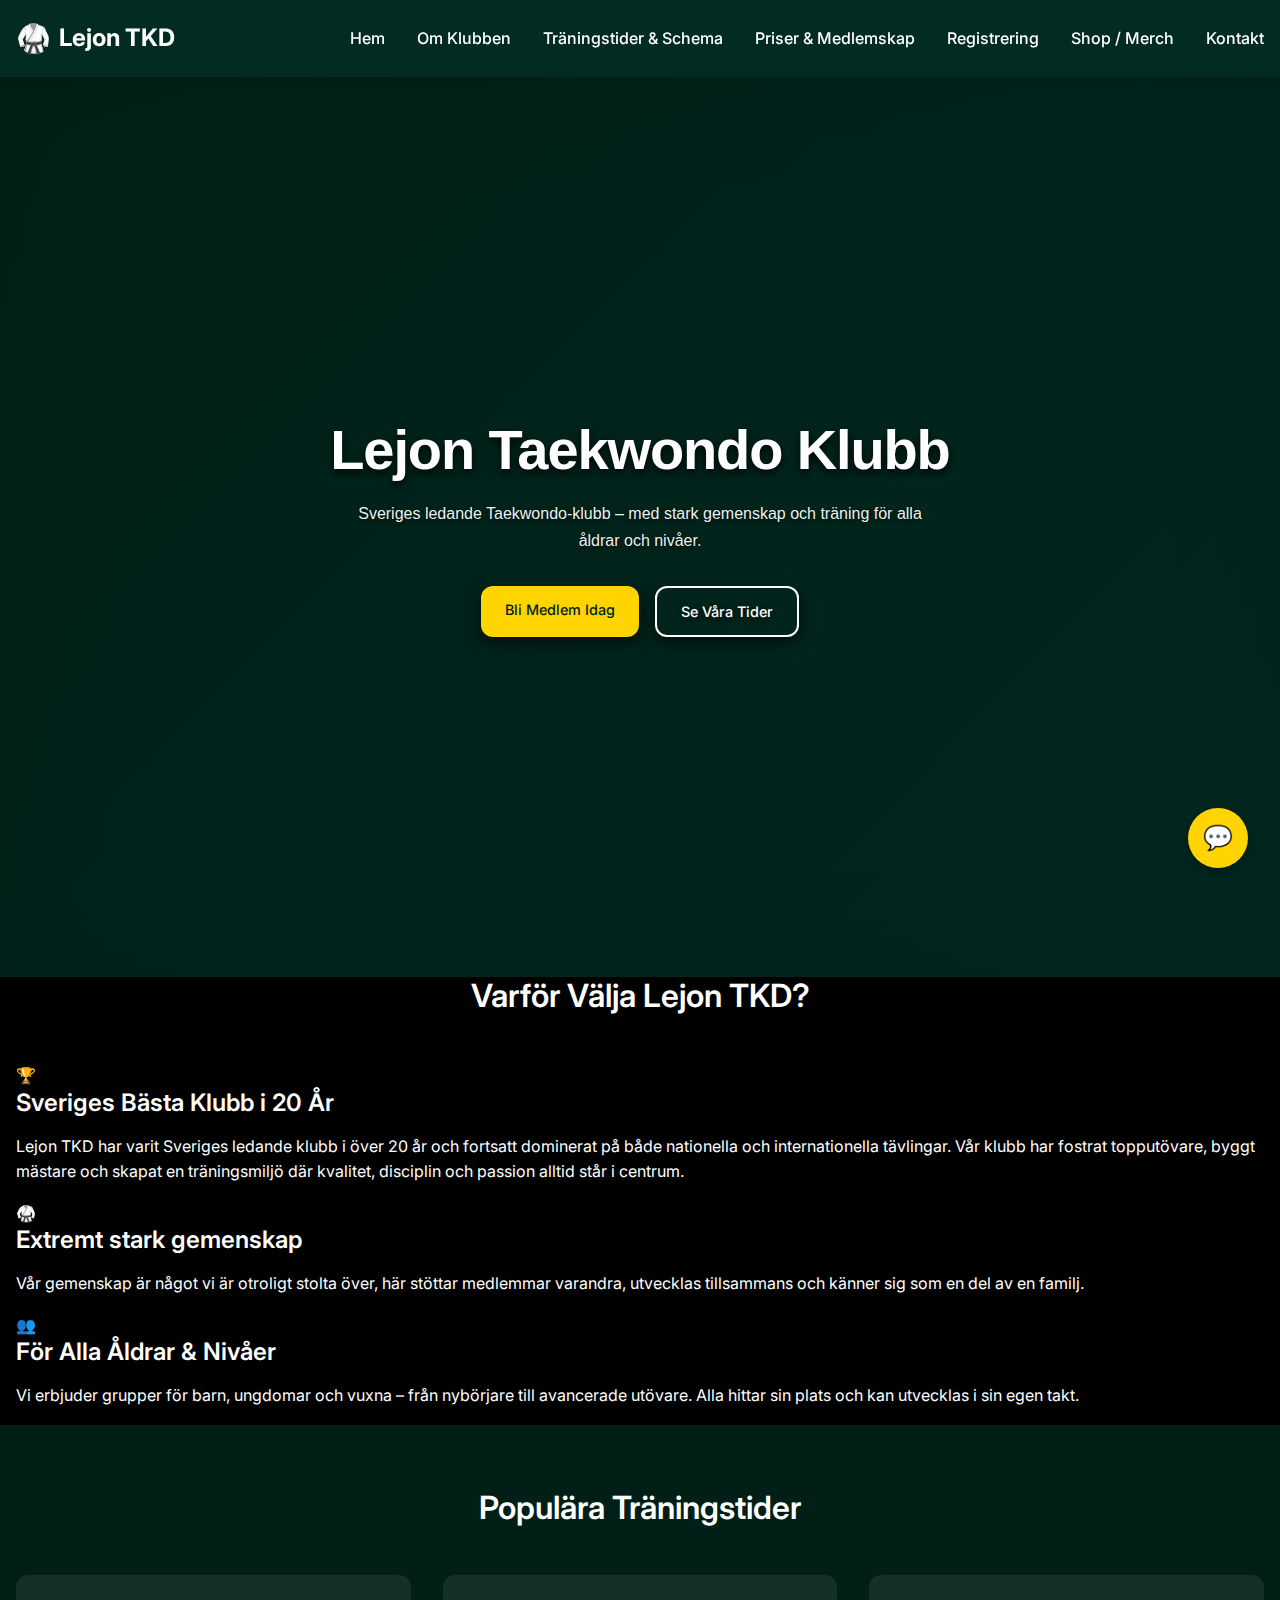
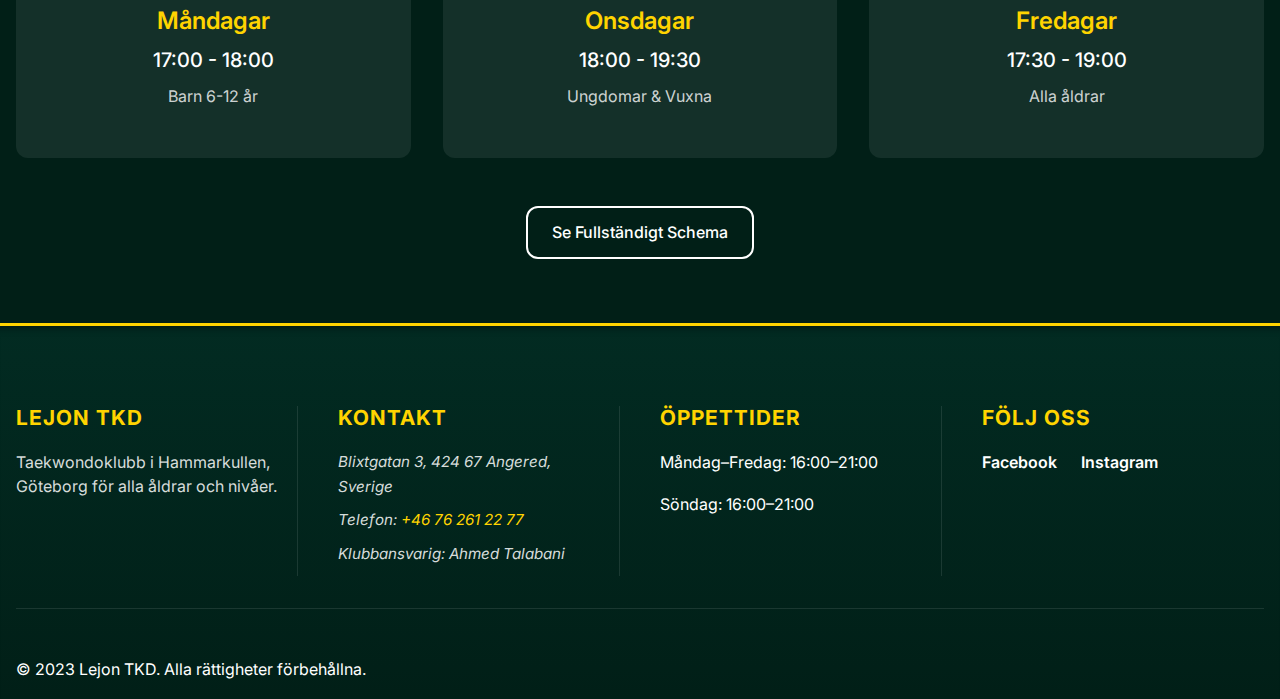
<file: 1/index.html>
<!DOCTYPE html>
<html lang="sv">
<head>
    <meta charset="UTF-8">
    <meta name="viewport" content="width=device-width, initial-scale=1.0">
    <title>Lejon TKD - Taekwondoklubb i Hammarkullen, Göteborg</title>
    <link rel="stylesheet" href="css/base.css">
    <link rel="stylesheet" href="css/home.css">
    <link rel="stylesheet" href="css/responsive.css">
    <link rel="preconnect" href="https://fonts.googleapis.com">
    <link rel="preconnect" href="https://fonts.gstatic.com" crossorigin>
    <link href="https://fonts.googleapis.com/css2?family=Inter:wght@300;400;500;600;700&display=swap" rel="stylesheet">
</head>
<body>
    <!-- Header & Navigation -->
    <header class="header">
        <div class="container">
            <div class="header-content">
                <a href="index.html" class="logo">
                    <span class="logo-icon">🥋</span>
                    <span class="logo-text">Lejon TKD</span>
                </a>
                
                <nav class="nav" id="main-nav">
                    <button class="nav-toggle" aria-expanded="false" aria-controls="nav-menu">
                        <span class="hamburger"></span>
                        <span class="sr-only">Meny</span>
                    </button>
                    
                    <ul class="nav-menu" id="nav-menu">
                        <li><a href="index.html" class="nav-link">Hem</a></li>
                        <li><a href="om-klubben.html" class="nav-link">Om Klubben</a></li>
                        <li><a href="traningsschema.html" class="nav-link">Träningstider & Schema</a></li>
                        <li><a href="priser.html" class="nav-link">Priser & Medlemskap</a></li>
                        <li><a href="registrering.html" class="nav-link">Registrering</a></li>
                        <li><a href="shop.html" class="nav-link">Shop / Merch</a></li>
                        <li><a href="kontakt.html" class="nav-link">Kontakt</a></li>
                    </ul>
                </nav>
            </div>
        </div>
    </header>

    <!-- Main Content -->
    <main>
        <!-- Homepage Hero Section -->
        <section class="hero" id="home-hero">
            <div class="container">
                <div class="hero-content">
                    <h1 class="hero-title">Lejon Taekwondo Klubb</h1>
                    <p class="hero-subtitle">Sveriges ledande Taekwondo-klubb – med stark gemenskap och träning för alla åldrar och nivåer.</p>
                    <div class="hero-actions">
                        <a href="registrering.html" class="btn btn-primary">Bli Medlem Idag</a>
                        <a href="traningsschema.html" class="btn btn-secondary">Se Våra Tider</a>
                    </div>
                </div>
            </div>
        </section>

        <!-- Features Section -->
        <section class="features">
            <div class="container">
                <h2 class="section-title">Varför Välja Lejon TKD?</h2>
                <div class="features-grid">
                     <div class="feature-card">
                        <div class="feature-icon">🏆</div>
                        <h3 class="feature-title">Sveriges Bästa Klubb i 20 År</h3>
                        <p class="feature-description">
                            Lejon TKD har varit Sveriges ledande klubb i över 20 år och fortsatt dominerat på både nationella och internationella tävlingar. Vår klubb har fostrat topputövare, byggt mästare och skapat en träningsmiljö där kvalitet, disciplin och passion alltid står i centrum.
                        </p>
                    </div>
                    <div class="feature-card">
                        <div class="feature-icon">🥋</div>
                        <h3 class="feature-title">Extremt stark gemenskap</h3>
                        <p class="feature-description">
                            Vår gemenskap är något vi är otroligt stolta över, här stöttar medlemmar varandra, utvecklas tillsammans och känner sig som en del av en familj.
                        </p>
                    </div>
                    <div class="feature-card">
                        <div class="feature-icon">👥</div>
                        <h3 class="feature-title">För Alla Åldrar & Nivåer</h3>
                        <p class="feature-description">
                            Vi erbjuder grupper för barn, ungdomar och vuxna – från nybörjare till avancerade utövare. Alla hittar sin plats och kan utvecklas i sin egen takt.
                        </p>
                    </div>
                   
                </div>
            </div>
        </section>

        <!-- Schedule Preview -->
        <section class="schedule-preview">
            <div class="container">
                <h2 class="section-title">Populära Träningstider</h2>
                <div class="schedule-cards">
                    <div class="schedule-card">
                        <h3 class="schedule-day">Måndagar</h3>
                        <p class="schedule-time">17:00 - 18:00</p>
                        <p class="schedule-group">Barn 6-12 år</p>
                    </div>
                    <div class="schedule-card">
                        <h3 class="schedule-day">Onsdagar</h3>
                        <p class="schedule-time">18:00 - 19:30</p>
                        <p class="schedule-group">Ungdomar & Vuxna</p>
                    </div>
                    <div class="schedule-card">
                        <h3 class="schedule-day">Fredagar</h3>
                        <p class="schedule-time">17:30 - 19:00</p>
                        <p class="schedule-group">Alla åldrar</p>
                    </div>
                </div>
                <div class="schedule-actions">
                    <a href="traningsschema.html" class="btn btn-secondary">Se Fullständigt Schema</a>
                </div>
            </div>
        </section>
    </main>

    <!-- Footer -->
    <footer class="footer">
        <div class="container">
            <div class="footer-content">
                <div class="footer-section">
                    <h3 class="footer-title">Lejon TKD</h3>
                    <p class="footer-text">Taekwondoklubb i Hammarkullen, Göteborg för alla åldrar och nivåer.</p>
                </div>
                
                <div class="footer-section">
                    <h3 class="footer-title">Kontakt</h3>
                    <address class="footer-address">
                        <p>Blixtgatan 3, 424 67 Angered, Sverige</p>
                        <p>Telefon: <a href="tel:+46762612277">+46 76 261 22 77</a></p>
                        <p>Klubbansvarig: Ahmed Talabani</p>
                    </address>
                </div>
                
                <div class="footer-section">
                    <h3 class="footer-title">Öppettider</h3>
                    <p>Måndag–Fredag: 16:00–21:00</p>
                    <p>Söndag: 16:00–21:00</p>
                </div>
                
                <div class="footer-section">
                    <h3 class="footer-title">Följ Oss</h3>
                    <div class="social-links">
                        <a href="#" class="social-link" aria-label="Facebook">Facebook</a>
                        <a href="#" class="social-link" aria-label="Instagram">Instagram</a>
                    </div>
                </div>
            </div>
            
            <div class="footer-bottom">
                <p>&copy; 2023 Lejon TKD. Alla rättigheter förbehållna.</p>
            </div>
        </div>
    </footer>

    <!-- AI Chat Widget -->
    <div class="chat-widget" id="chat-widget">
        <button class="chat-toggle" id="chat-toggle" aria-expanded="false" aria-controls="chat-container">
            <span class="chat-icon">💬</span>
            <span class="sr-only">Chatta med oss</span>
        </button>
        
        <div class="chat-container" id="chat-container">
            <div class="chat-header">
                <h3>Lejon TKD Assist</h3>
                <button class="chat-close" id="chat-close" aria-label="Stäng chat">
                    <span>&times;</span>
                </button>
            </div>
            
            <div class="chat-messages" id="chat-messages">
                <div class="message bot-message">
                    <p>Hej! Jag är Lejon TKD assistenten. Hur kan jag hjälpa dig idag?</p>
                </div>
            </div>
            
            <div class="chat-input-container">
                <input type="text" class="chat-input" id="chat-input" placeholder="Skriv ditt meddelande..." aria-label="Skriv ditt meddelande">
                <button class="chat-send" id="chat-send" aria-label="Skicka meddelande">
                    <span>Skicka</span>
                </button>
            </div>
        </div>
    </div>

    <script src="js/main.js"></script>
    <script src="js/chat.js"></script>
</body>
</html>
</file>
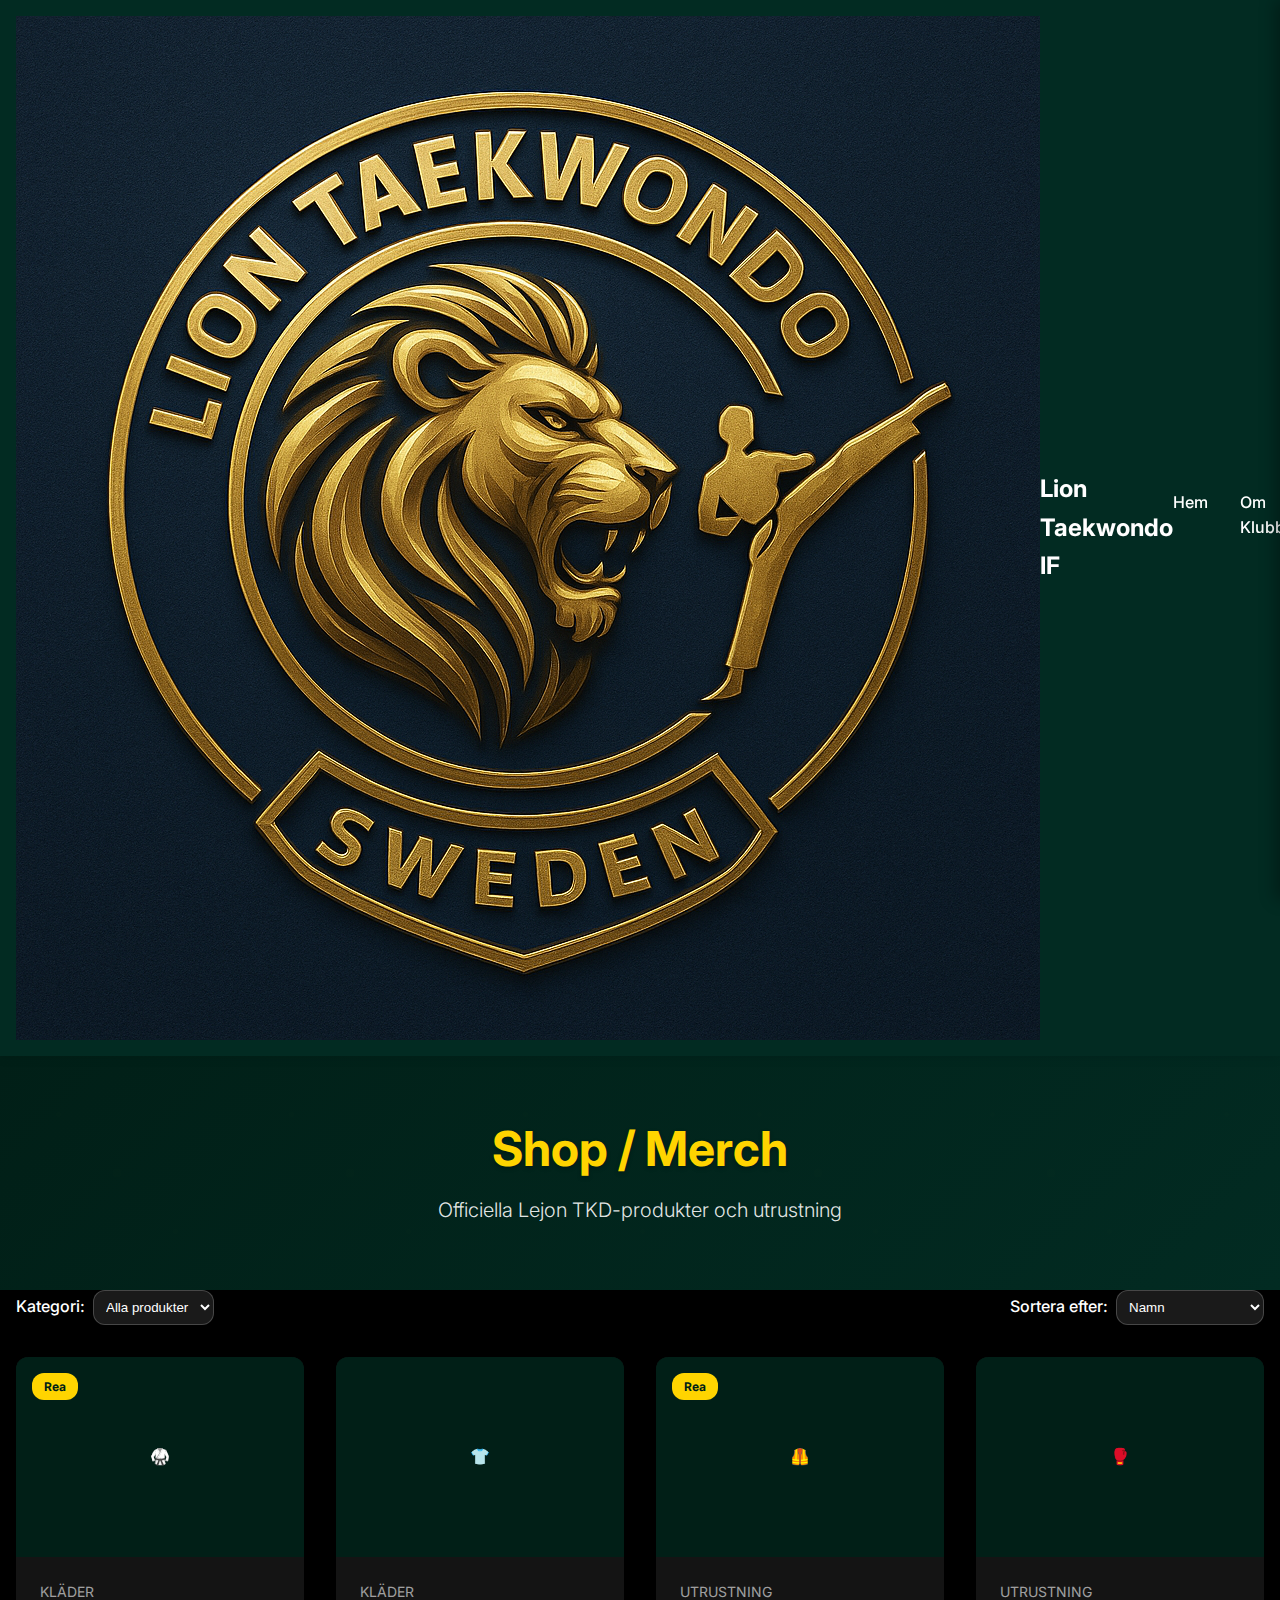
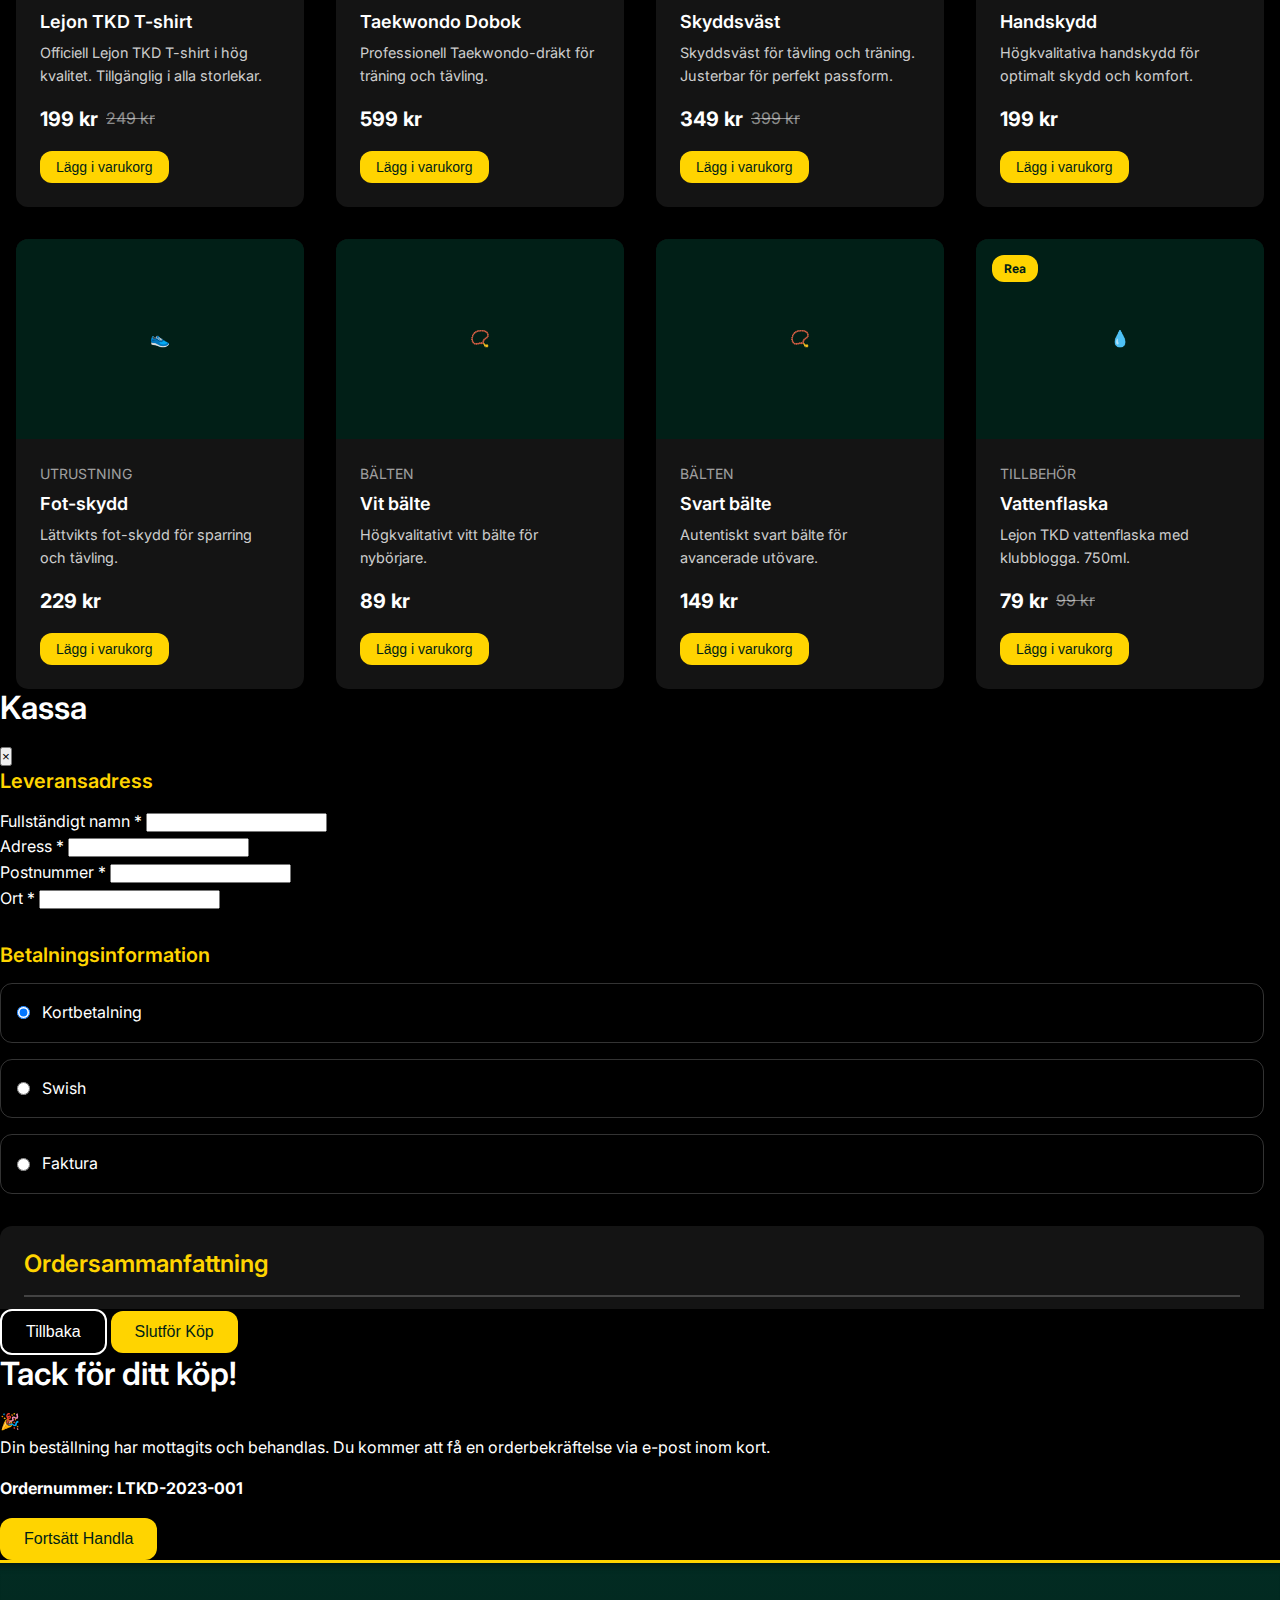
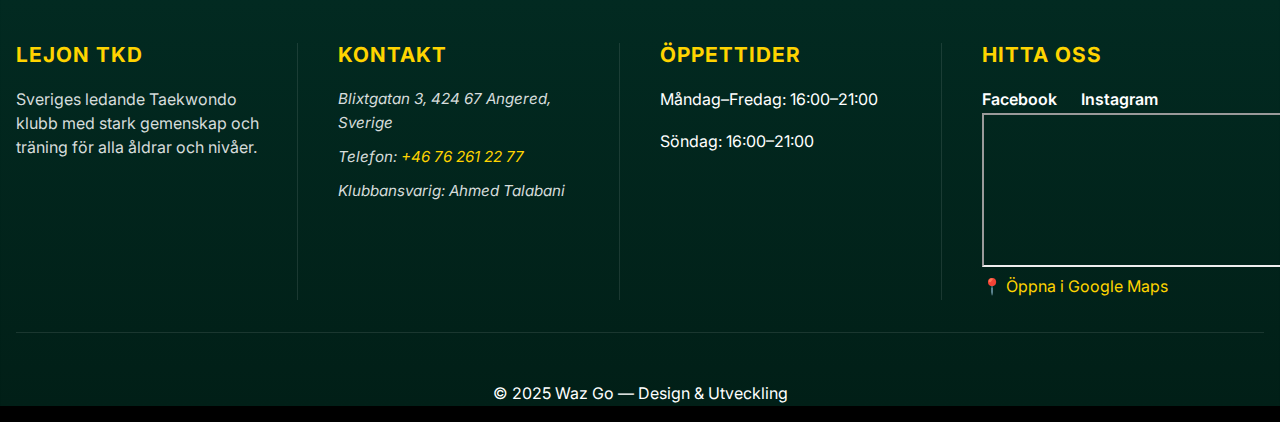
<file: 1/checkout.html>
<!DOCTYPE html>
<html lang="sv">

<head>
    <meta charset="UTF-8">
    <meta name="viewport" content="width=device-width, initial-scale=1.0">
    <title>Kassa - Lejon TKD</title>
    <link rel="icon" href="favicon_io (1)/favicon.ico" sizes="any">
    <link rel="icon" href="favicon_io (1)/favicon-16x16.png" sizes="16x16" type="image/png">
    <link rel="icon" href="favicon_io (1)/favicon-32x32.png" sizes="32x32" type="image/png">
    <link rel="apple-touch-icon" href="favicon_io (1)/apple-touch-icon.png">
    <link rel="manifest" href="favicon_io (1)/site.webmanifest">
    <link rel="stylesheet" href="css/base.css">
    <link rel="stylesheet" href="css/checkout.css">
    <link rel="stylesheet" href="css/responsive.css">
    <link rel="preconnect" href="https://fonts.googleapis.com">
    <link rel="preconnect" href="https://fonts.gstatic.com" crossorigin>
    <link href="https://fonts.googleapis.com/css2?family=Inter:wght@300;400;500;600;700&display=swap" rel="stylesheet">
</head>

<body>
    <!-- Header & Navigation -->
    <div id="navbar-placeholder"></div>

    <!-- Main Content -->
    <main>
        <!-- Page Header -->
        <section class="page-header">
            <div class="container">
                <h1 class="page-title">Kassa</h1>
                <p class="page-subtitle">Slutför din beställning</p>
            </div>
        </section>

        <!-- Checkout Content -->
        <section class="content-section">
            <div class="container">
                <div class="checkout-layout">
                    <!-- Order Summary -->
                    <div class="checkout-summary">
                        <h2>Din Beställning</h2>
                        <div id="checkout-items">
                            <!-- Order items will be loaded dynamically -->
                        </div>
                        <div class="checkout-total">
                            <div class="total-row">
                                <span>Delsumma:</span>
                                <span id="subtotal">0 kr</span>
                            </div>
                            <div class="total-row">
                                <span>Moms (25%):</span>
                                <span id="vat">0 kr</span>
                            </div>
                            <div class="total-row total">
                                <span>Totalt:</span>
                                <span id="total">0 kr</span>
                            </div>
                        </div>
                    </div>

                    <!-- Checkout Form -->
                    <div class="checkout-form-container">
                        <form id="checkout-form" class="checkout-form">
                            <!-- Customer Information -->
                            <div class="form-section">
                                <h3>Kunduppgifter</h3>
                                <div class="form-row">
                                    <div class="form-group">
                                        <label for="first-name">Förnamn *</label>
                                        <input type="text" id="first-name" name="firstName" required>
                                    </div>
                                    <div class="form-group">
                                        <label for="last-name">Efternamn *</label>
                                        <input type="text" id="last-name" name="lastName" required>
                                    </div>
                                </div>
                                <div class="form-group">
                                    <label for="email">E-post *</label>
                                    <input type="email" id="email" name="email" required>
                                </div>
                                <div class="form-group">
                                    <label for="phone">Telefon *</label>
                                    <input type="tel" id="phone" name="phone" required>
                                </div>
                            </div>

                            <!-- Pickup Information -->
                            <div class="form-section">
                                <h3>Upphämtning i klubben</h3>
                                <div class="pickup-notice-inline">
                                    <p>📦 Alla produkter hämtas på plats i vår klubb.</p>
                                </div>
                            </div>

                            <!-- Payment Method -->
                            <div class="form-section">
                                <h3>Betalningsmetod</h3>
                                <div class="payment-method-single">
                                    <div class="payment-info-box">
                                        <div class="payment-icon-svg">
                                            <img src="images/Swish/Swish_idvB_V0Ma0_1.svg" alt="Swish" />
                                        </div>
                                        <div class="payment-details">
                                            <span class="payment-name">Swish</span>
                                            <span class="payment-desc">Betalning via Swish-appen</span>
                                        </div>
                                    </div>
                                    <input type="hidden" name="paymentMethod" value="swish">
                                </div>
                            </div>

                            <!-- Order Notes -->
                            <div class="form-section">
                                <h3>Ordernoteringar (valfritt)</h3>
                                <div class="form-group">
                                    <textarea id="order-notes" name="orderNotes" rows="3" placeholder="Eventuella önskemål eller kommentarer..."></textarea>
                                </div>
                            </div>

                            <!-- Submit Button -->
                            <div class="form-actions">
                                <a href="cart.html" class="btn btn-secondary">
                                    <svg width="18" height="18" viewBox="0 0 24 24" fill="none" stroke="currentColor" stroke-width="2" stroke-linecap="round" stroke-linejoin="round" style="display: inline-block; vertical-align: middle; margin-right: 8px;">
                                        <line x1="19" y1="12" x2="5" y2="12"></line>
                                        <polyline points="12 19 5 12 12 5"></polyline>
                                    </svg>
                                    Tillbaka till varukorg
                                </a>
                                <button type="submit" class="btn btn-primary">
                                    <svg width="18" height="18" viewBox="0 0 24 24" fill="none" stroke="currentColor" stroke-width="2.5" stroke-linecap="round" stroke-linejoin="round" style="display: inline-block; vertical-align: middle; margin-right: 8px;">
                                        <polyline points="20 6 9 17 4 12"></polyline>
                                    </svg>
                                    Slutför beställning
                                </button>
                            </div>
                        </form>
                    </div>
                </div>
            </div>
        </section>
    </main>

    <!-- Order Success Modal -->
    <div id="order-success-modal" class="modal">
        <div class="modal-content">
            <div class="modal-header">
                <h2>Beställning mottagen!</h2>
                <button class="modal-close" id="success-close">&times;</button>
            </div>
            <div class="modal-body">
                <div class="success-icon">✓</div>
                <p>Tack för din beställning! Du kommer snart att få en bekräftelse via e-post.</p>
                <p><strong>Ordernummer:</strong> <span id="order-number"></span></p>
                <p>Vi behandlar din beställning inom 1-2 arbetsdagar.</p>
            </div>
            <div class="modal-footer">
                <button class="btn btn-primary" id="success-continue">
                    <svg width="18" height="18" viewBox="0 0 24 24" fill="none" stroke="currentColor" stroke-width="2" stroke-linecap="round" stroke-linejoin="round" style="display: inline-block; vertical-align: middle; margin-right: 8px;">
                        <circle cx="8" cy="21" r="1"></circle>
                        <circle cx="19" cy="21" r="1"></circle>
                        <path d="M2.05 2.05h2l2.66 12.42a2 2 0 0 0 2 1.58h9.78a2 2 0 0 0 1.95-1.57l1.65-7.43H5.12"></path>
                    </svg>
                    Fortsätt handla
                </button>
            </div>
        </div>
    </div>

    <!-- Footer -->
    <div id="footer-bg">
        <div id="footer-placeholder"></div>
    </div>

    <script src="js/main.js"></script>
    <script src="js/checkout.js"></script>
</body>

</html>
</file>
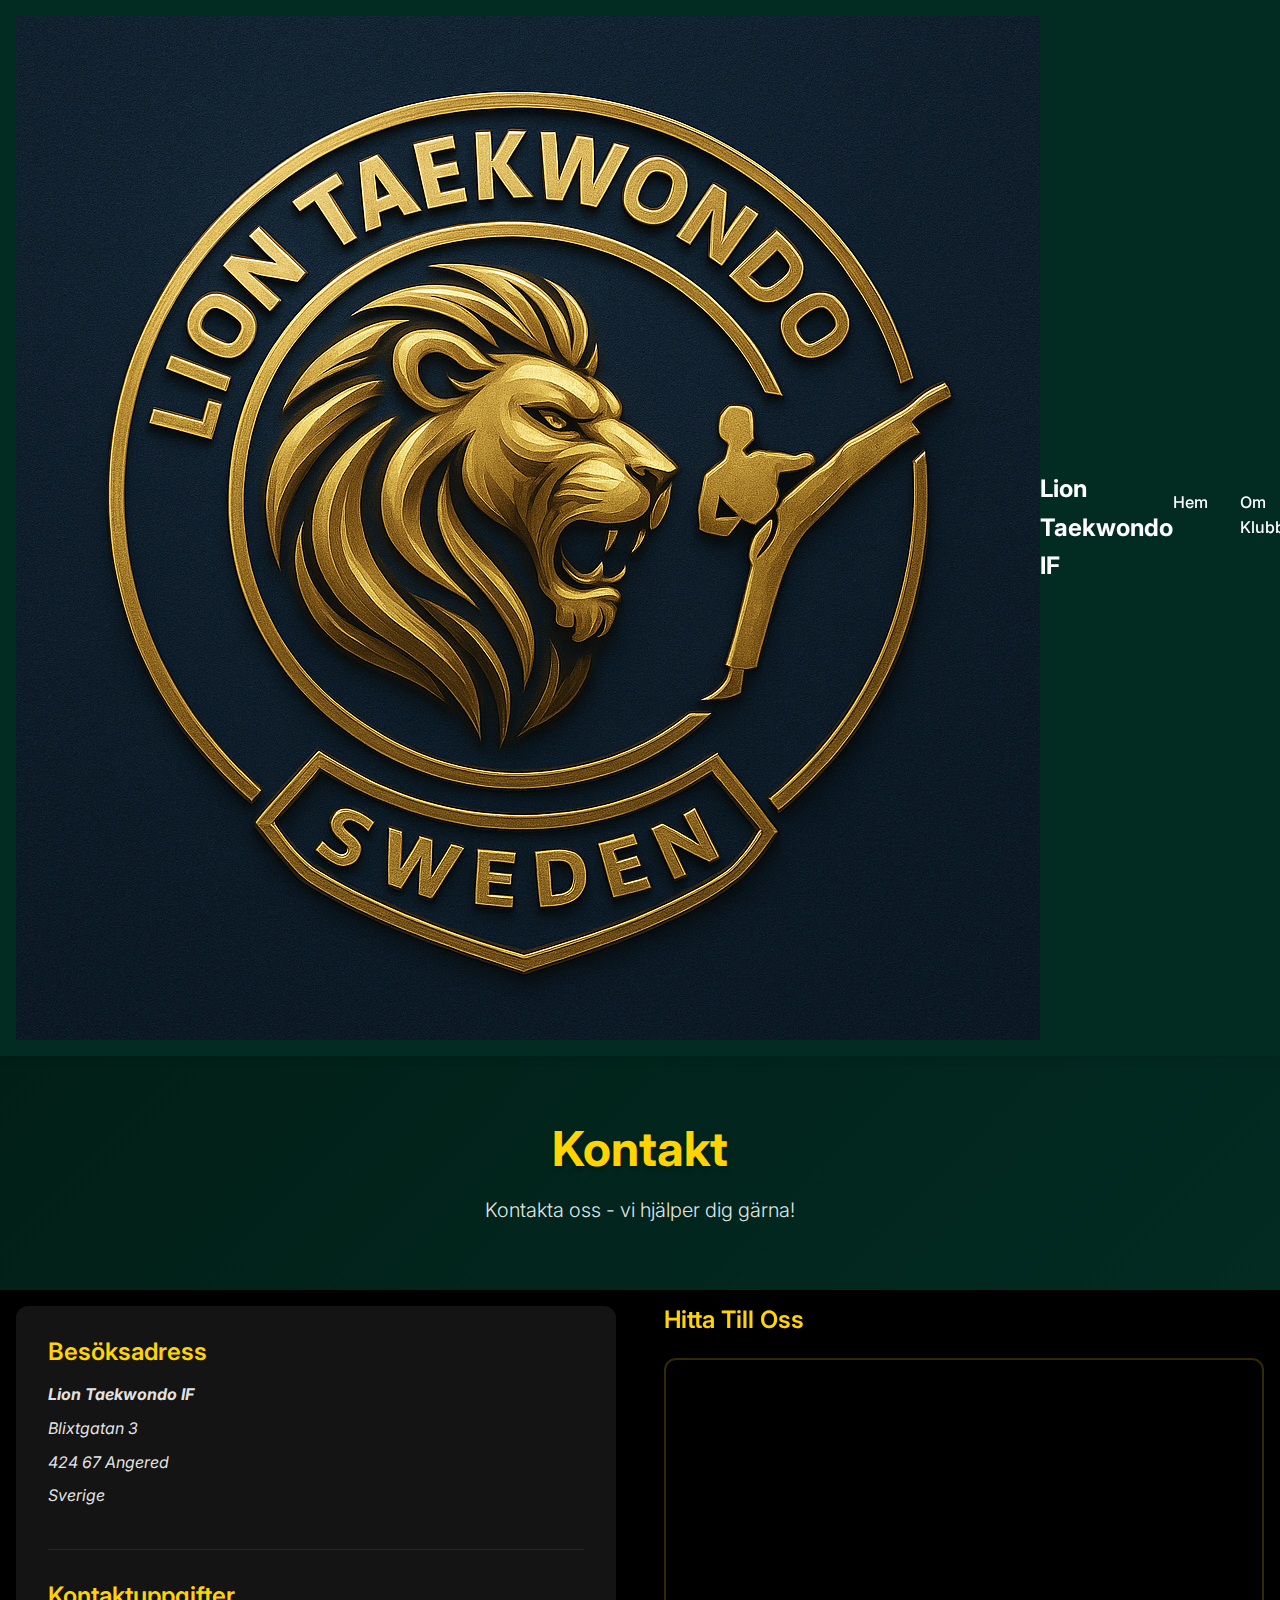
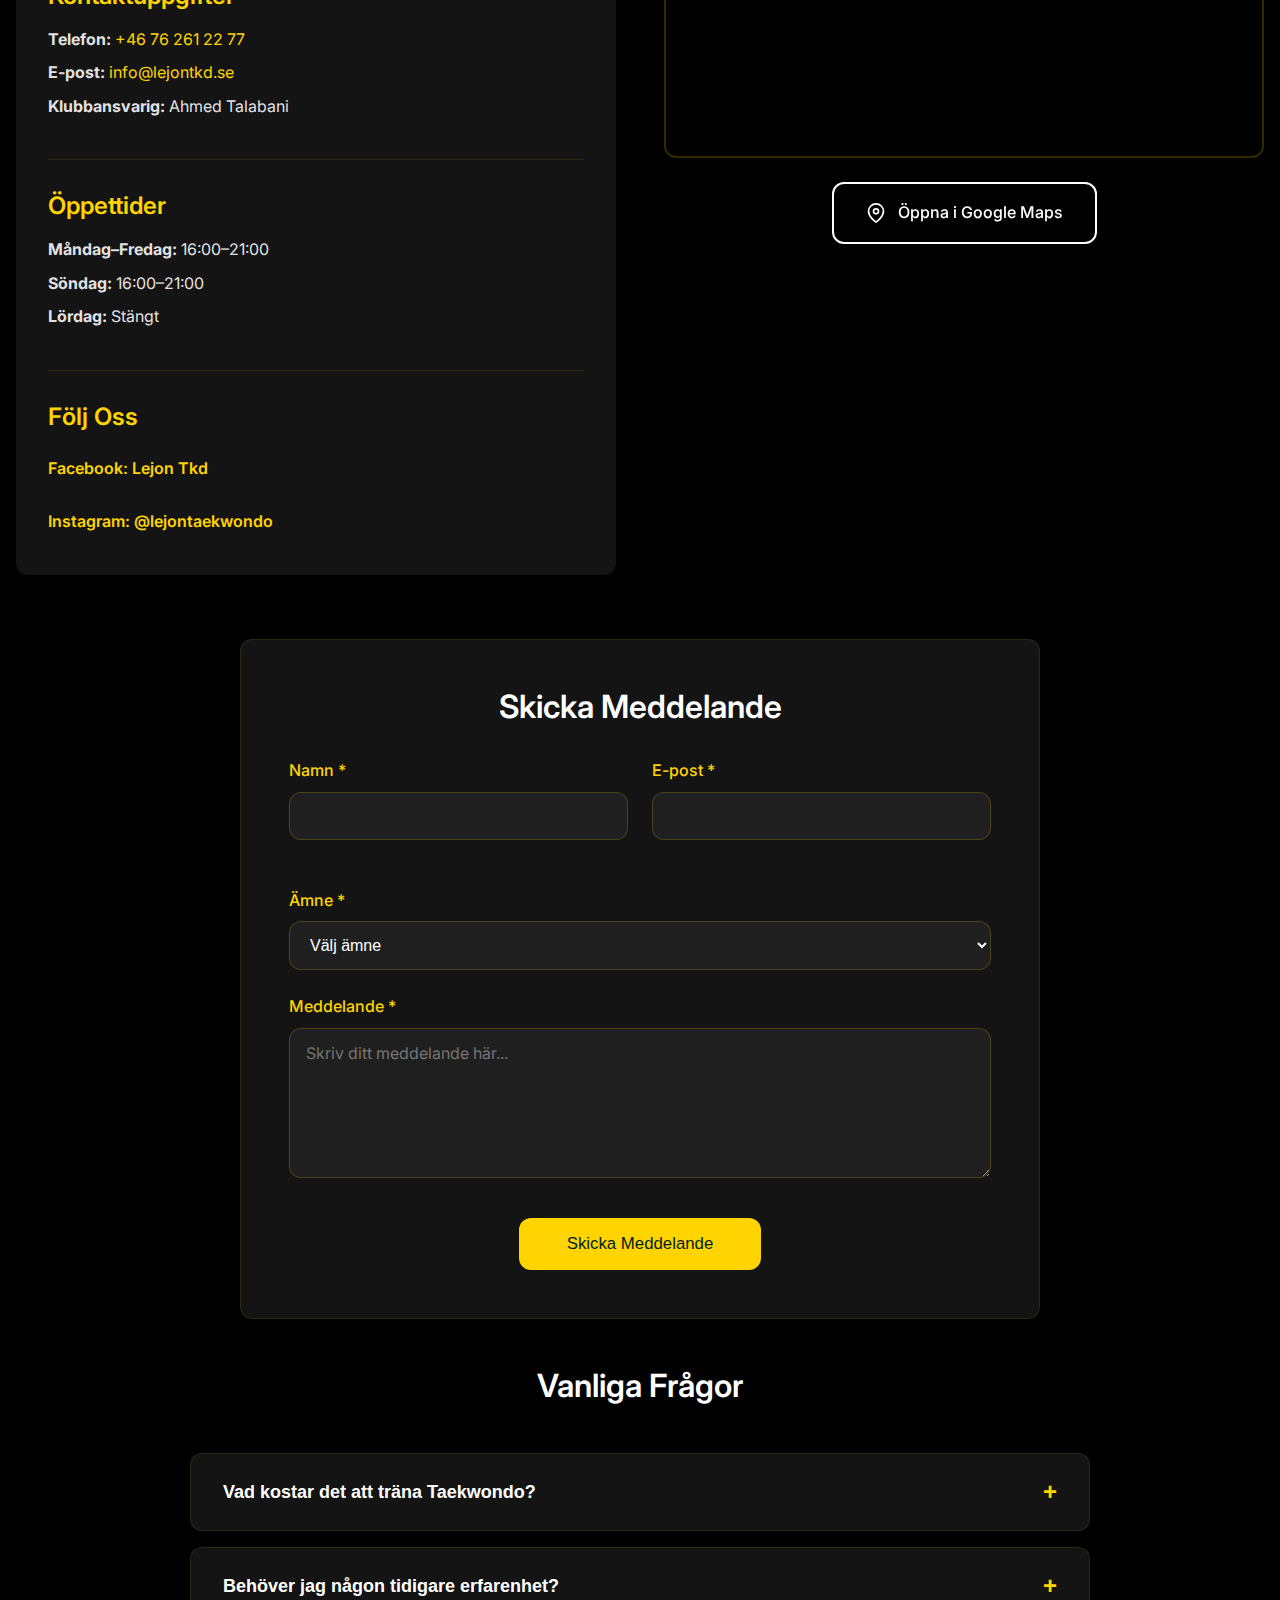
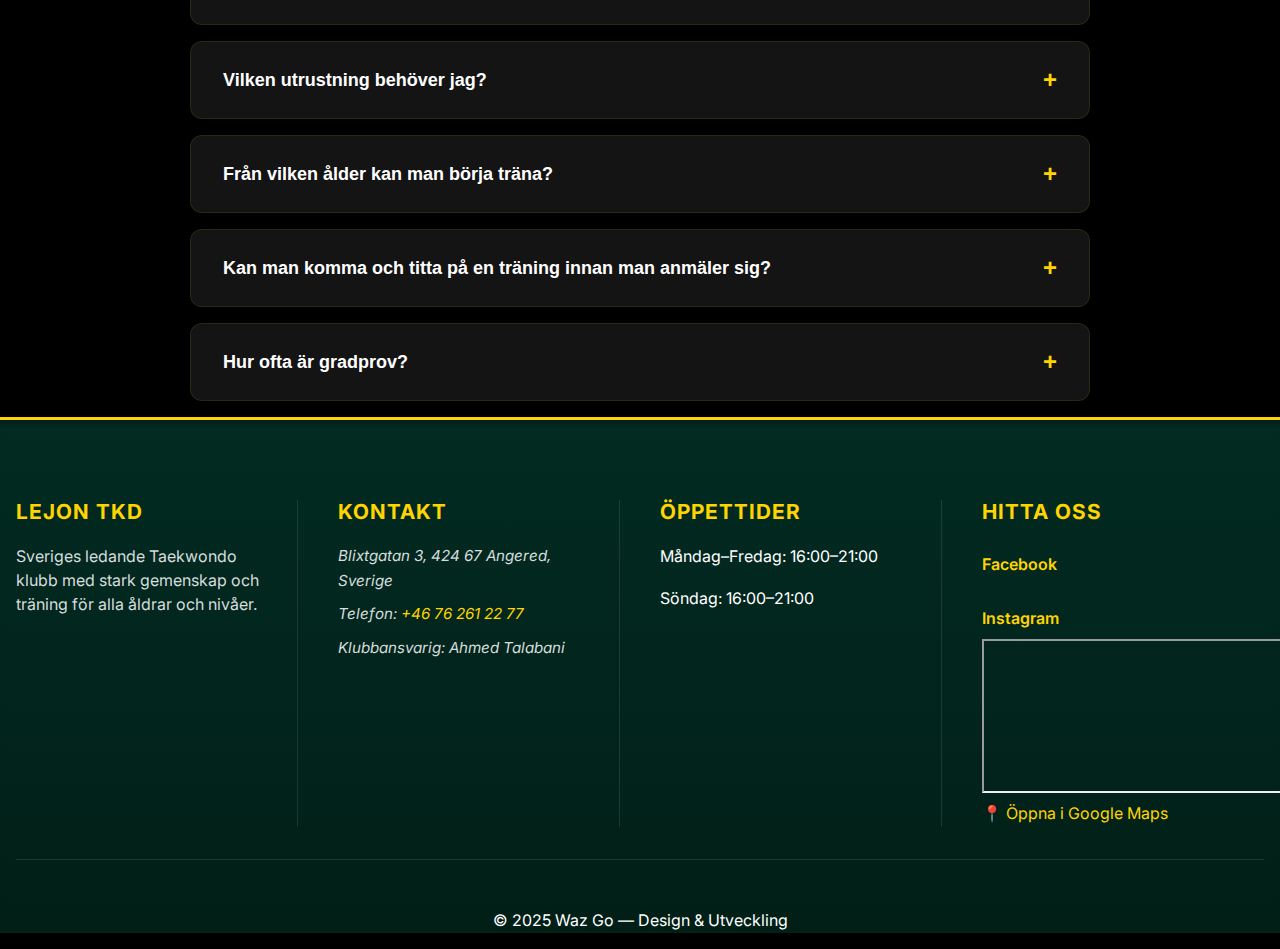
<file: 1/kontakt.html>
<!DOCTYPE html>
<html lang="sv">

<head>
    <meta charset="UTF-8">
    <meta name="viewport" content="width=device-width, initial-scale=1.0">
    <title>Kontakta Oss - Lion Taekwondo IF | Angered, Göteborg</title>
    
    <!-- SEO Meta Tags -->
    <meta name="description" content="Kontakta Lion Taekwondo IF i Angered, Göteborg. Besök oss på Blixtgatan 3 eller ring +46 76 261 22 77. Öppet mån-fre & sön 16:00-21:00. Frågor? Vi hjälper dig!">
    <meta name="keywords" content="kontakt taekwondo göteborg, lion tkd kontakt, taekwondo angered adress, kampsport göteborg kontakt, taekwondo telefon, besök taekwondo klubb">
    <meta name="author" content="Lion Taekwondo IF">
    <meta name="robots" content="index, follow">
    <link rel="canonical" href="https://www.liontkd.se/kontakt.html">
    
    <!-- Open Graph / Facebook -->
    <meta property="og:type" content="website">
    <meta property="og:url" content="https://www.liontkd.se/kontakt.html">
    <meta property="og:title" content="Kontakta Oss - Lion Taekwondo IF">
    <meta property="og:description" content="Kontakta Lion Taekwondo IF i Angered, Göteborg. Besök oss på Blixtgatan 3 eller ring +46 76 261 22 77.">
    <meta property="og:image" content="https://www.liontkd.se/1/images/liontkdlogo.png">
    <meta property="og:locale" content="sv_SE">
    
    <!-- Twitter Card -->
    <meta name="twitter:card" content="summary_large_image">
    <meta name="twitter:title" content="Kontakta Oss - Lion Taekwondo IF">
    <meta name="twitter:description" content="Kontakta Lion Taekwondo IF i Angered, Göteborg. Besök oss eller ring oss!">
    <meta name="twitter:image" content="https://www.liontkd.se/1/images/liontkdlogo.png">
    <link rel="icon" href="favicon_io (1)/favicon.ico" sizes="any">
    <link rel="icon" href="favicon_io (1)/favicon-16x16.png" sizes="16x16" type="image/png">
    <link rel="icon" href="favicon_io (1)/favicon-32x32.png" sizes="32x32" type="image/png">
    <link rel="apple-touch-icon" href="favicon_io (1)/apple-touch-icon.png">
    <link rel="manifest" href="favicon_io (1)/site.webmanifest">
    <link rel="stylesheet" href="css/base.css">
    <link rel="stylesheet" href="css/contact.css">
    <link rel="stylesheet" href="css/responsive.css">
    <link rel="preconnect" href="https://fonts.googleapis.com">
    <link rel="preconnect" href="https://fonts.gstatic.com" crossorigin>
    <link href="https://fonts.googleapis.com/css2?family=Inter:wght@300;400;500;600;700&display=swap" rel="stylesheet">
</head>

<body>
   <!-- Header & Navigation -->
    <div id="navbar-placeholder"></div>

    <!-- Main Content -->
    <main>
        <!-- Page Header -->
        <section class="page-header">
            <div class="container">
                <h1 class="page-title">Kontakt</h1>
                <p class="page-subtitle">Kontakta oss - vi hjälper dig gärna!</p>
            </div>
        </section>

        <!-- Contact Info & Map -->
        <section class="content-section">
            <div class="container">
                <div class="contact-grid">
                    <div class="contact-info">
                        <div class="contact-address">
                            <h2>Besöksadress</h2>
                            <address>
                                <p><strong>Lion Taekwondo IF</strong></p>
                                <p>Blixtgatan 3</p>
                                <p>424 67 Angered</p>
                                <p>Sverige</p>
                            </address>
                        </div>

                        <div class="contact-details">
                            <h2>Kontaktuppgifter</h2>
                            <p><strong>Telefon:</strong> <a href="tel:+46762612277">+46 76 261 22 77</a></p>
                            <p><strong>E-post:</strong> <a href="mailto:info@lejontkd.se">info@lejontkd.se</a></p>
                            <p><strong>Klubbansvarig:</strong> Ahmed Talabani</p>
                        </div>

                        <div class="opening-hours">
                            <h2>Öppettider</h2>
                            <p><strong>Måndag–Fredag:</strong> 16:00–21:00</p>
                            <p><strong>Söndag:</strong> 16:00–21:00</p>
                            <p><strong>Lördag:</strong> Stängt</p>
                        </div>

                        <div class="social-media">
                            <h2>Följ Oss</h2>
                            <div class="social-links">
                                <a href="https://www.facebook.com/lejon.tkd" target="_blank" class="social-link" aria-label="Facebook">Facebook: Lejon Tkd</a>
                                <a href="https://www.instagram.com/lejontaekwondo/" target="_blank"  class="social-link" aria-label="Instagram">Instagram: @lejontaekwondo</a>
                            </div>
                        </div>
                    </div>

                    <div class="contact-map">
                        <h2 class="map-title">Hitta Till Oss</h2>
                        <div class="map-container">
                            <iframe 
                                src="https://www.google.com/maps/embed?pb=!1m18!1m12!1m3!1d2127.1017141665075!2d12.02645027606843!3d57.78265113385165!2m3!1f0!2f0!3f0!3m2!1i1024!2i768!4f13.1!3m3!1m2!1s0x464ff59e1b9cec89%3A0x286be70ecfc560bd!2sBlixtgatan%203%2C%20424%2035%20Angered!5e0!3m2!1ssv!2sse!4v1764153059301!5m2!1ssv!2sse" 
                                allowfullscreen="" 
                                loading="lazy" 
                                referrerpolicy="no-referrer-when-downgrade"
                                title="Lion Taekwondo IF Location"
                                class="google-map">
                            </iframe>
                        </div>
                        <div class="map-actions">
                            <a href="https://www.google.com/maps/search/?api=1&query=Blixtgatan+3,+424+67+Angered,+Sverige"
                                class="btn btn-secondary" target="_blank" rel="noopener noreferrer">
                                <svg xmlns="http://www.w3.org/2000/svg" viewBox="0 0 24 24" fill="none" stroke="currentColor" stroke-width="2" stroke-linecap="round" stroke-linejoin="round" width="20" height="20">
                                    <path d="M21 10c0 7-9 13-9 13s-9-6-9-13a9 9 0 0 1 18 0z"></path>
                                    <circle cx="12" cy="10" r="3"></circle>
                                </svg>
                                Öppna i Google Maps
                            </a>
                        </div>
                    </div>
                </div>
            </div>
        </section>

        <!-- Contact Form -->
        <section class="content-section bg-surface">
            <div class="container">
                <div class="contact-form-container">
                    <h2 class="section-title">Skicka Meddelande</h2>
                    <form id="contact-form" class="contact-form">
                        <div class="form-row">
                            <div class="form-group">
                                <label for="contact-name" class="form-label">Namn *</label>
                                <input type="text" id="contact-name" name="contact-name" class="form-input" required>
                            </div>
                            <div class="form-group">
                                <label for="contact-email" class="form-label">E-post *</label>
                                <input type="email" id="contact-email" name="contact-email" class="form-input" required>
                            </div>
                        </div>

                        <div class="form-group">
                            <label for="contact-subject" class="form-label">Ämne *</label>
                            <select id="contact-subject" name="contact-subject" class="form-select" required>
                                <option value="">Välj ämne</option>
                                <option value="membership">Medlemskap</option>
                                <option value="trial">Provalektion</option>
                                <option value="schedule">Schema och tider</option>
                                <option value="pricing">Priser och betalning</option>
                                <option value="equipment">Utrustning</option>
                                <option value="other">Övrigt</option>
                            </select>
                        </div>

                        <div class="form-group">
                            <label for="contact-message" class="form-label">Meddelande *</label>
                            <textarea id="contact-message" name="contact-message" class="form-textarea" rows="6"
                                required placeholder="Skriv ditt meddelande här..."></textarea>
                        </div>

                        <div class="form-actions">
                            <button type="submit" class="btn btn-primary">Skicka Meddelande</button>
                        </div>
                    </form>
                </div>
            </div>
        </section>

        <!-- FAQ Section -->
        <section class="content-section">
            <div class="container">
                <h2 class="section-title">Vanliga Frågor</h2>
                <div class="faq-container">
                    <!-- FAQ from index.html -->
                    <div class="faq-item">
                        <button class="faq-question" aria-expanded="false">
                            <span>Vad kostar det att träna Taekwondo?</span>
                            <span class="faq-icon">+</span>
                        </button>
                        <div class="faq-answer">
                            <p>
                                Medlemskap: 2 900 kr/år. Första träningen är alltid gratis, prova på innan du bestämmer dig!
                            </p>
                        </div>
                    </div>

                    <div class="faq-item">
                        <button class="faq-question" aria-expanded="false">
                            <span>Behöver jag någon tidigare erfarenhet?</span>
                            <span class="faq-icon">+</span>
                        </button>
                        <div class="faq-answer">
                            <p>
                                Nej, absolut inte! Vi välkomnar alla från nybörjare till erfarna utövare. 
                                Våra instruktörer anpassar träningen efter din nivå och hjälper dig att utvecklas i din egen takt.
                            </p>
                        </div>
                    </div>

                    <div class="faq-item">
                        <button class="faq-question" aria-expanded="false">
                            <span>Vilken utrustning behöver jag?</span>
                            <span class="faq-icon">+</span>
                        </button>
                        <div class="faq-answer">
                            <p>
                                För att börja behöver du bara bekväma träningskläder. När du blir medlem får du en dobok (Taekwondo dräkt). 
                                Skyddsutrustning kan lånas eller köpas i vår shop eller på plats.
                            </p>
                        </div>
                    </div>

                    <div class="faq-item">
                        <button class="faq-question" aria-expanded="false">
                            <span>Från vilken ålder kan man börja träna?</span>
                            <span class="faq-icon">+</span>
                        </button>
                        <div class="faq-answer">
                            <p>
                                Vi tar emot barn från 6 år och uppåt. Vi har separata grupper för barn, ungdomar och vuxna 
                                för att säkerställa att alla får träning som passar deras ålder och nivå.
                            </p>
                        </div>
                    </div>

                    <!-- Original FAQ from kontakt.html -->
                    <div class="faq-item">
                        <button class="faq-question" aria-expanded="false">
                            <span>Kan man komma och titta på en träning innan man anmäler sig?</span>
                            <span class="faq-icon">+</span>
                        </button>
                        <div class="faq-answer">
                            <p>
                                Ja, det går utmärkt! Du är varmt välkommen att komma och titta på våra träningar. Vi rekommenderar dock att du deltar i ett provträningspass för att verkligen uppleva atmosfären och känslan i gruppen.
                            </p>
                        </div>
                    </div>

                    <div class="faq-item">
                        <button class="faq-question" aria-expanded="false">
                            <span>Hur ofta är gradprov?</span>
                            <span class="faq-icon">+</span>
                        </button>
                        <div class="faq-answer">
                            <p>Vi har gradprov ca 2 gånger per år beronde på bälte. När du är redo för nästa bälte kommer din instruktör
                                att informera dig och hjälpa dig förbereda.</p>
                        </div>
                    </div>
                </div>
            </div>
        </section>
    </main>

    <!-- Footer -->
     <div id="footer-bg">
        <div id="footer-placeholder"></div>
        </div>

    <script src="js/main.js"></script>
    <script src="js/contact.js"></script>
</body>

</html>
</file>
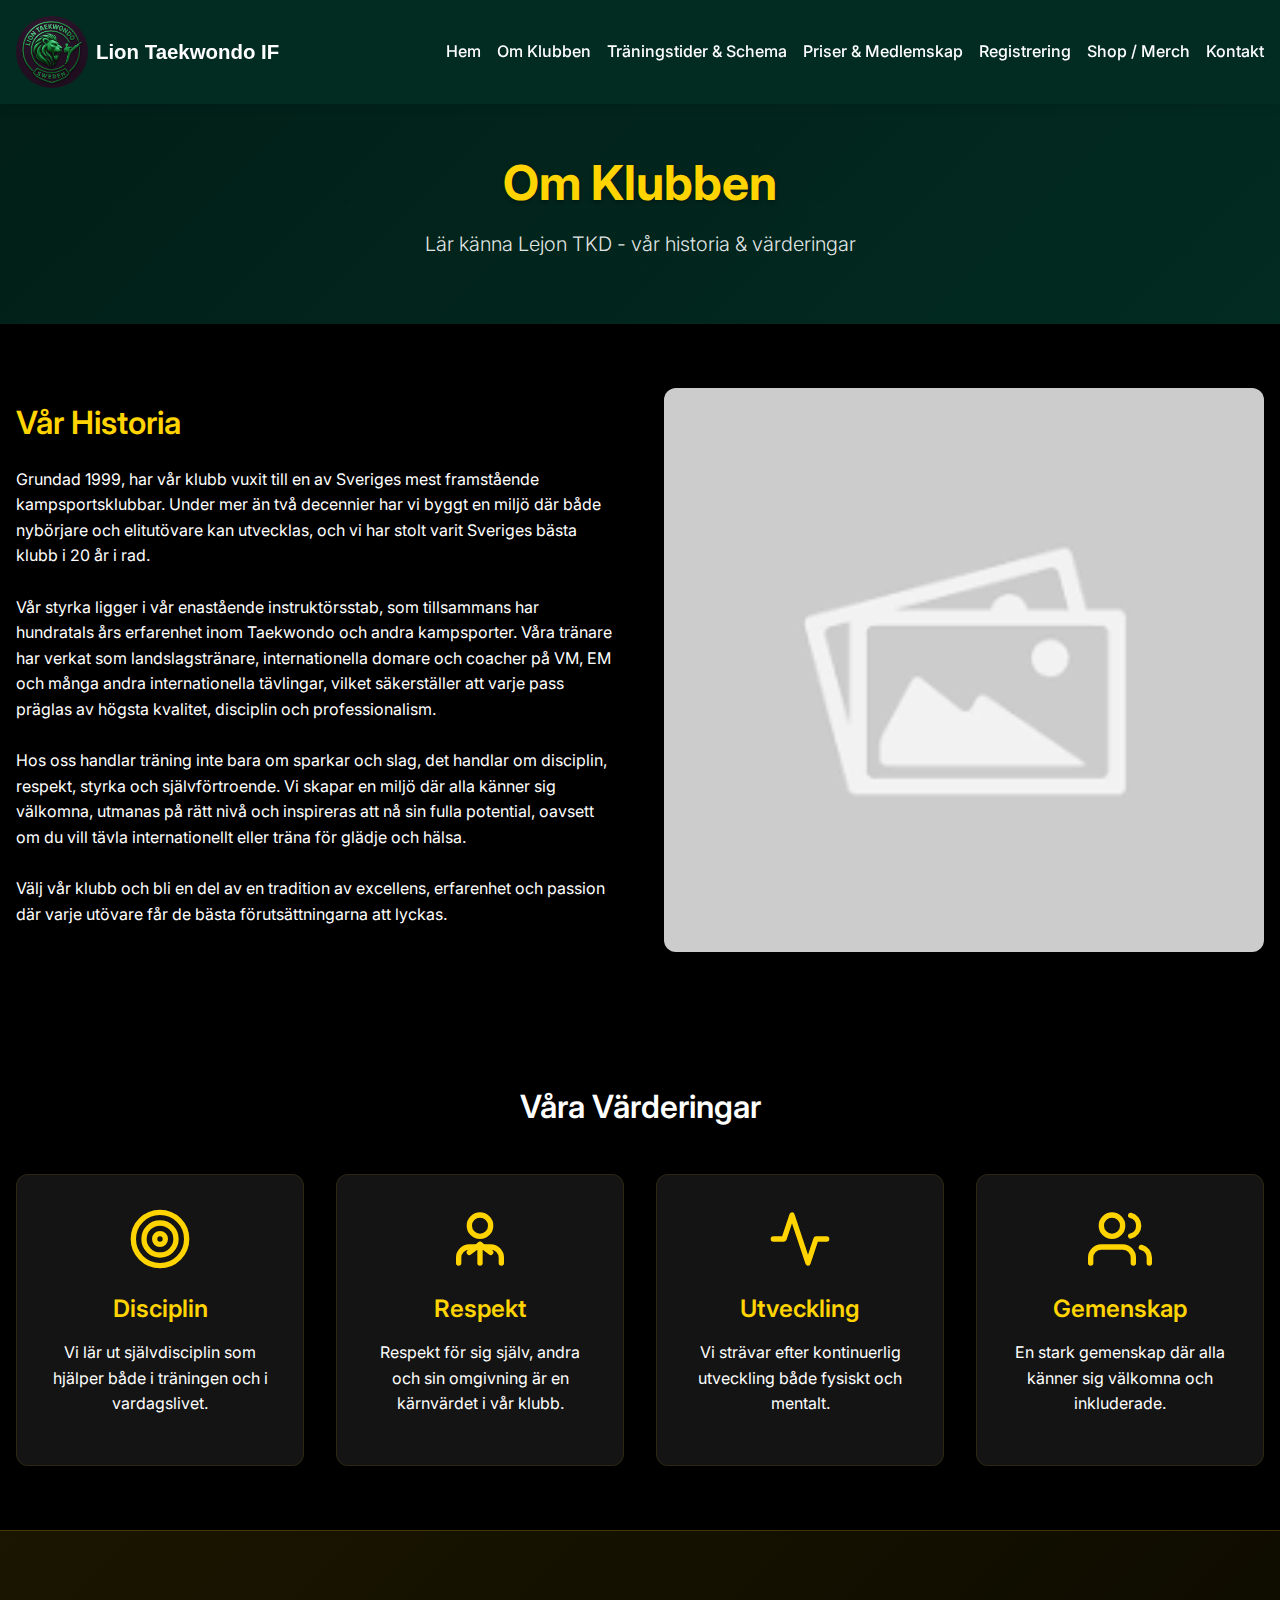
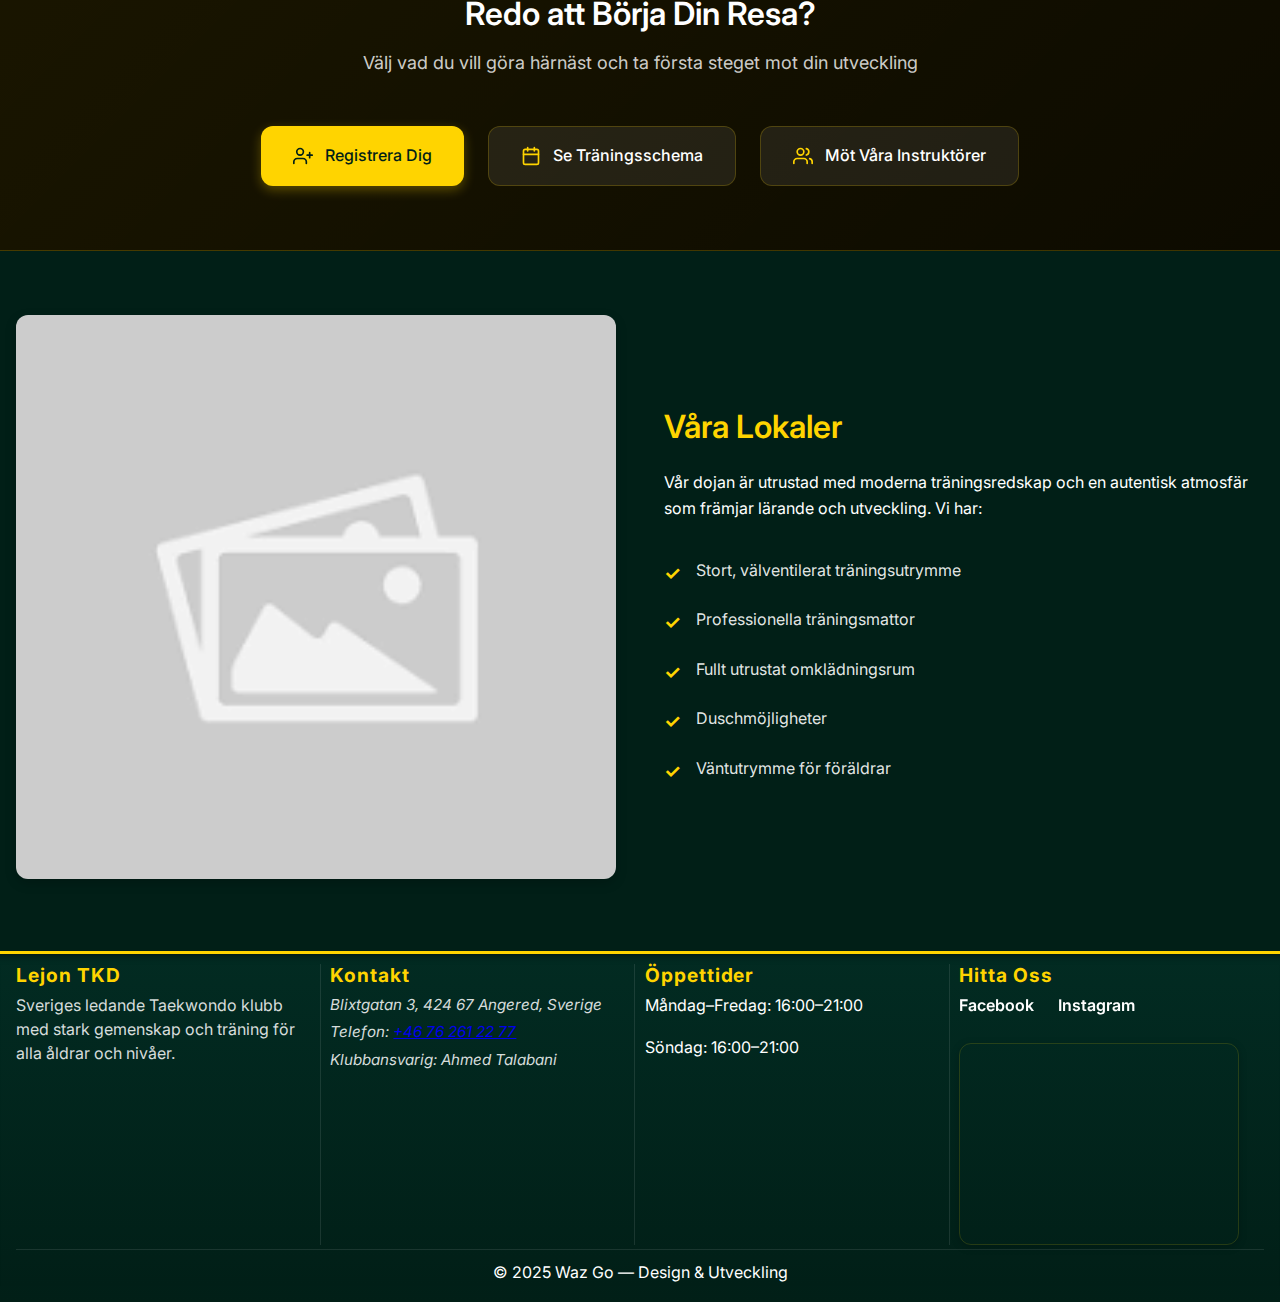
<file: 1/om-klubben.html>
<!DOCTYPE html>
<html lang="sv">

<head>
    <meta charset="UTF-8">
    <meta name="viewport" content="width=device-width, initial-scale=1.0">
    <title>Om Klubben - Lion Taekwondo IF | Sveriges Bästa i 20 År</title>
    
    <!-- SEO Meta Tags -->
    <meta name="description" content="Lär känna Lion Taekwondo IF - Sveriges bästa Taekwondo klubb i 20 år. Grundad 1999 i Göteborg. Erfarna instruktörer, stark gemenskap, disciplin & respekt. Läs vår historia!">
    <meta name="keywords" content="om lion tkd, taekwondo klubb göteborg historia, bästa taekwondo sverige, kampsport göteborg, taekwondo värderingar, lion taekwondo if historia">
    <meta name="author" content="Lion Taekwondo IF">
    <meta name="robots" content="index, follow">
    <link rel="canonical" href="https://www.liontkd.se/om-klubben.html">
    
    <!-- Open Graph / Facebook -->
    <meta property="og:type" content="website">
    <meta property="og:url" content="https://www.liontkd.se/om-klubben.html">
    <meta property="og:title" content="Om Klubben - Lion Taekwondo IF">
    <meta property="og:description" content="Lär känna Lion Taekwondo IF - Sveriges bästa Taekwondo klubb i 20 år. Grundad 1999 i Göteborg.">
    <meta property="og:image" content="https://www.liontkd.se/1/images/liontkdlogo.png">
    <meta property="og:locale" content="sv_SE">
    
    <!-- Twitter Card -->
    <meta name="twitter:card" content="summary_large_image">
    <meta name="twitter:title" content="Om Klubben - Lion Taekwondo IF">
    <meta name="twitter:description" content="Lär känna Lion Taekwondo IF - Sveriges bästa Taekwondo klubb i 20 år.">
    <meta name="twitter:image" content="https://www.liontkd.se/1/images/liontkdlogo.png">
    <link rel="icon" href="favicon_io (1)/favicon.ico" sizes="any">
    <link rel="icon" href="favicon_io (1)/favicon-16x16.png" sizes="16x16" type="image/png">
    <link rel="icon" href="favicon_io (1)/favicon-32x32.png" sizes="32x32" type="image/png">
    <link rel="apple-touch-icon" href="favicon_io (1)/apple-touch-icon.png">
    <link rel="manifest" href="favicon_io (1)/site.webmanifest">
    <link rel="stylesheet" href="css/base.min.css">
    <link rel="stylesheet" href="css/about.min.css">
    <link rel="stylesheet" href="css/responsive.min.css">
    <!-- Optimized Font Loading -->
    <link rel="preconnect" href="https://fonts.googleapis.com">
    <link rel="preconnect" href="https://fonts.gstatic.com" crossorigin>
    <link rel="preload" as="style" href="https://fonts.googleapis.com/css2?family=Inter:wght@300;400;500;600;700&display=swap">
    <link rel="stylesheet" href="https://fonts.googleapis.com/css2?family=Inter:wght@300;400;500;600;700&display=swap" media="print" onload="this.media='all'">
    <noscript>
        <link rel="stylesheet" href="https://fonts.googleapis.com/css2?family=Inter:wght@300;400;500;600;700&display=swap">
    </noscript>
</head>
 
<body>
    <!-- Header & Navigation -->
    <div id="navbar-placeholder"></div>
    
    <!-- Main Content -->
    <main>
        <!-- Page Header -->
        <section class="page-header">
            <div class="container">
                <h1 class="page-title">Om Klubben</h1>
                <p class="page-subtitle">Lär känna Lejon TKD - vår historia & värderingar</p>
            </div>
        </section>

        <!-- History Section -->
        <section class="content-section">
            <div class="container">
                <div class="content-grid">
                    <div class="content-text">
                        <h2>Vår Historia</h2>
                        <p>
                            Grundad 1999, har vår klubb vuxit till en av Sveriges mest framstående kampsportsklubbar. Under mer än två decennier har vi byggt en miljö där både nybörjare och elitutövare kan utvecklas, och vi har stolt varit Sveriges bästa klubb i 20 år i rad.
                            <br><br>

                            Vår styrka ligger i vår enastående instruktörsstab, som tillsammans har hundratals års erfarenhet inom Taekwondo och andra kampsporter. Våra tränare har verkat som landslagstränare, internationella domare och coacher på VM, EM och många andra internationella tävlingar, vilket säkerställer att varje pass präglas av högsta kvalitet, disciplin och professionalism.
                            <br><br>

                            Hos oss handlar träning inte bara om sparkar och slag, det handlar om disciplin, respekt, styrka och självförtroende. Vi skapar en miljö där alla känner sig välkomna, utmanas på rätt nivå och inspireras att nå sin fulla potential, oavsett om du vill tävla internationellt eller träna för glädje och hälsa.
                            <br><br>

                            Välj vår klubb och bli en del av en tradition av excellens, erfarenhet och passion där varje utövare får de bästa förutsättningarna att lyckas.
                        </p>
                    </div>
                    <div class="content-image">
                        <img src="images/download.png" alt="Klubbens historia" class="section-image" loading="lazy">
                    </div>
                </div>
            </div>
        </section>

        

        <!-- Values Section -->
        <section class="content-section">
            <div class="container">
                <h2 class="section-title">Våra Värderingar</h2>
                <div class="values-grid">
                    <div class="value-card">
                        <div class="value-icon">
                            <svg xmlns="http://www.w3.org/2000/svg" viewBox="0 0 24 24" fill="none" stroke="currentColor" stroke-width="2" stroke-linecap="round" stroke-linejoin="round">
                                <circle cx="12" cy="12" r="10"></circle>
                                <circle cx="12" cy="12" r="6"></circle>
                                <circle cx="12" cy="12" r="2"></circle>
                            </svg>
                        </div>
                        <h3>Disciplin</h3>
                        <p>Vi lär ut självdisciplin som hjälper både i träningen och i vardagslivet.</p>
                    </div>
                    <div class="value-card">
                        <div class="value-icon">
                            <svg xmlns="http://www.w3.org/2000/svg" viewBox="0 0 24 24" fill="none" stroke="currentColor" stroke-width="2" stroke-linecap="round" stroke-linejoin="round">
                                <path d="M20 21v-2a4 4 0 0 0-4-4H8a4 4 0 0 0-4 4v2"></path>
                                <circle cx="12" cy="7" r="4"></circle>
                                <path d="M12 14v7"></path>
                                <path d="M8 17l4-3 4 3"></path>
                            </svg>
                        </div>
                        <h3>Respekt</h3>
                        <p>Respekt för sig själv, andra och sin omgivning är en kärnvärdet i vår klubb.</p>
                    </div>
                    <div class="value-card">
                        <div class="value-icon">
                            <svg xmlns="http://www.w3.org/2000/svg" viewBox="0 0 24 24" fill="none" stroke="currentColor" stroke-width="2" stroke-linecap="round" stroke-linejoin="round">
                                <polyline points="22 12 18 12 15 21 9 3 6 12 2 12"></polyline>
                            </svg>
                        </div>
                        <h3>Utveckling</h3>
                        <p>Vi strävar efter kontinuerlig utveckling både fysiskt och mentalt.</p>
                    </div>
                    <div class="value-card">
                        <div class="value-icon">
                            <svg xmlns="http://www.w3.org/2000/svg" viewBox="0 0 24 24" fill="none" stroke="currentColor" stroke-width="2" stroke-linecap="round" stroke-linejoin="round">
                                <path d="M17 21v-2a4 4 0 0 0-4-4H5a4 4 0 0 0-4 4v2"></path>
                                <circle cx="9" cy="7" r="4"></circle>
                                <path d="M23 21v-2a4 4 0 0 0-3-3.87"></path>
                                <path d="M16 3.13a4 4 0 0 1 0 7.75"></path>
                            </svg>
                        </div>
                        <h3>Gemenskap</h3>
                        <p>En stark gemenskap där alla känner sig välkomna och inkluderade.</p>
                    </div>
                </div>
            </div>
        </section>

        <!-- CTA Section -->
        <section class="content-section cta-section">
            <div class="container">
                <div class="cta-content">
                    <h2 class="cta-title">Redo att Börja Din Resa?</h2>
                    <p class="cta-subtitle">Välj vad du vill göra härnäst och ta första steget mot din utveckling</p>
                    <div class="cta-buttons">
                        <a href="registrering.html" class="cta-button cta-primary">
                            <svg xmlns="http://www.w3.org/2000/svg" viewBox="0 0 24 24" fill="none" stroke="currentColor" stroke-width="2" stroke-linecap="round" stroke-linejoin="round">
                                <path d="M16 21v-2a4 4 0 0 0-4-4H5a4 4 0 0 0-4 4v2"></path>
                                <circle cx="8.5" cy="7" r="4"></circle>
                                <line x1="20" y1="8" x2="20" y2="14"></line>
                                <line x1="23" y1="11" x2="17" y2="11"></line>
                            </svg>
                            <span>Registrera Dig</span>
                        </a>
                        <a href="traningsschema.html" class="cta-button cta-secondary">
                            <svg xmlns="http://www.w3.org/2000/svg" viewBox="0 0 24 24" fill="none" stroke="currentColor" stroke-width="2" stroke-linecap="round" stroke-linejoin="round">
                                <rect x="3" y="4" width="18" height="18" rx="2" ry="2"></rect>
                                <line x1="16" y1="2" x2="16" y2="6"></line>
                                <line x1="8" y1="2" x2="8" y2="6"></line>
                                <line x1="3" y1="10" x2="21" y2="10"></line>
                            </svg>
                            <span>Se Träningsschema</span>
                        </a>
                        <a href="traningsschema.html#istructor" class="cta-button cta-secondary">
                            <svg xmlns="http://www.w3.org/2000/svg" viewBox="0 0 24 24" fill="none" stroke="currentColor" stroke-width="2" stroke-linecap="round" stroke-linejoin="round">
                                <path d="M17 21v-2a4 4 0 0 0-4-4H5a4 4 0 0 0-4 4v2"></path>
                                <circle cx="9" cy="7" r="4"></circle>
                                <path d="M23 21v-2a4 4 0 0 0-3-3.87"></path>
                                <path d="M16 3.13a4 4 0 0 1 0 7.75"></path>
                            </svg>
                            <span>Möt Våra Instruktörer</span>
                        </a>
                    </div>
                </div>
            </div>
        </section>

        <!-- Facilities Section -->
        <section class="content-section bg-surface">
            <div class="container">
                <div class="content-grid">
                    <div class="content-image">
                        <img src="images/download.png" alt="Våra lokaler" class="section-image" loading="lazy">
                    </div>
                    <div class="content-text">
                        <h2>Våra Lokaler</h2>
                        <p>Vår dojan är utrustad med moderna träningsredskap och en autentisk atmosfär som främjar
                            lärande och utveckling. Vi har:</p>
                        <ul class="facilities-list">
                            <li>Stort, välventilerat träningsutrymme</li>
                            <li>Professionella träningsmattor</li>
                            <li>Fullt utrustat omklädningsrum</li>
                            <li>Duschmöjligheter</li>
                            <li>Väntutrymme för föräldrar</li>
                        </ul>
                    </div>
                </div>
            </div>
        </section>

        
    </main>

    <!-- Footer -->
     <div id="footer-bg">
        <div id="footer-placeholder"></div>
        </div>

    <script src="js/main.min.js"></script>
</body>

</html>
</file>
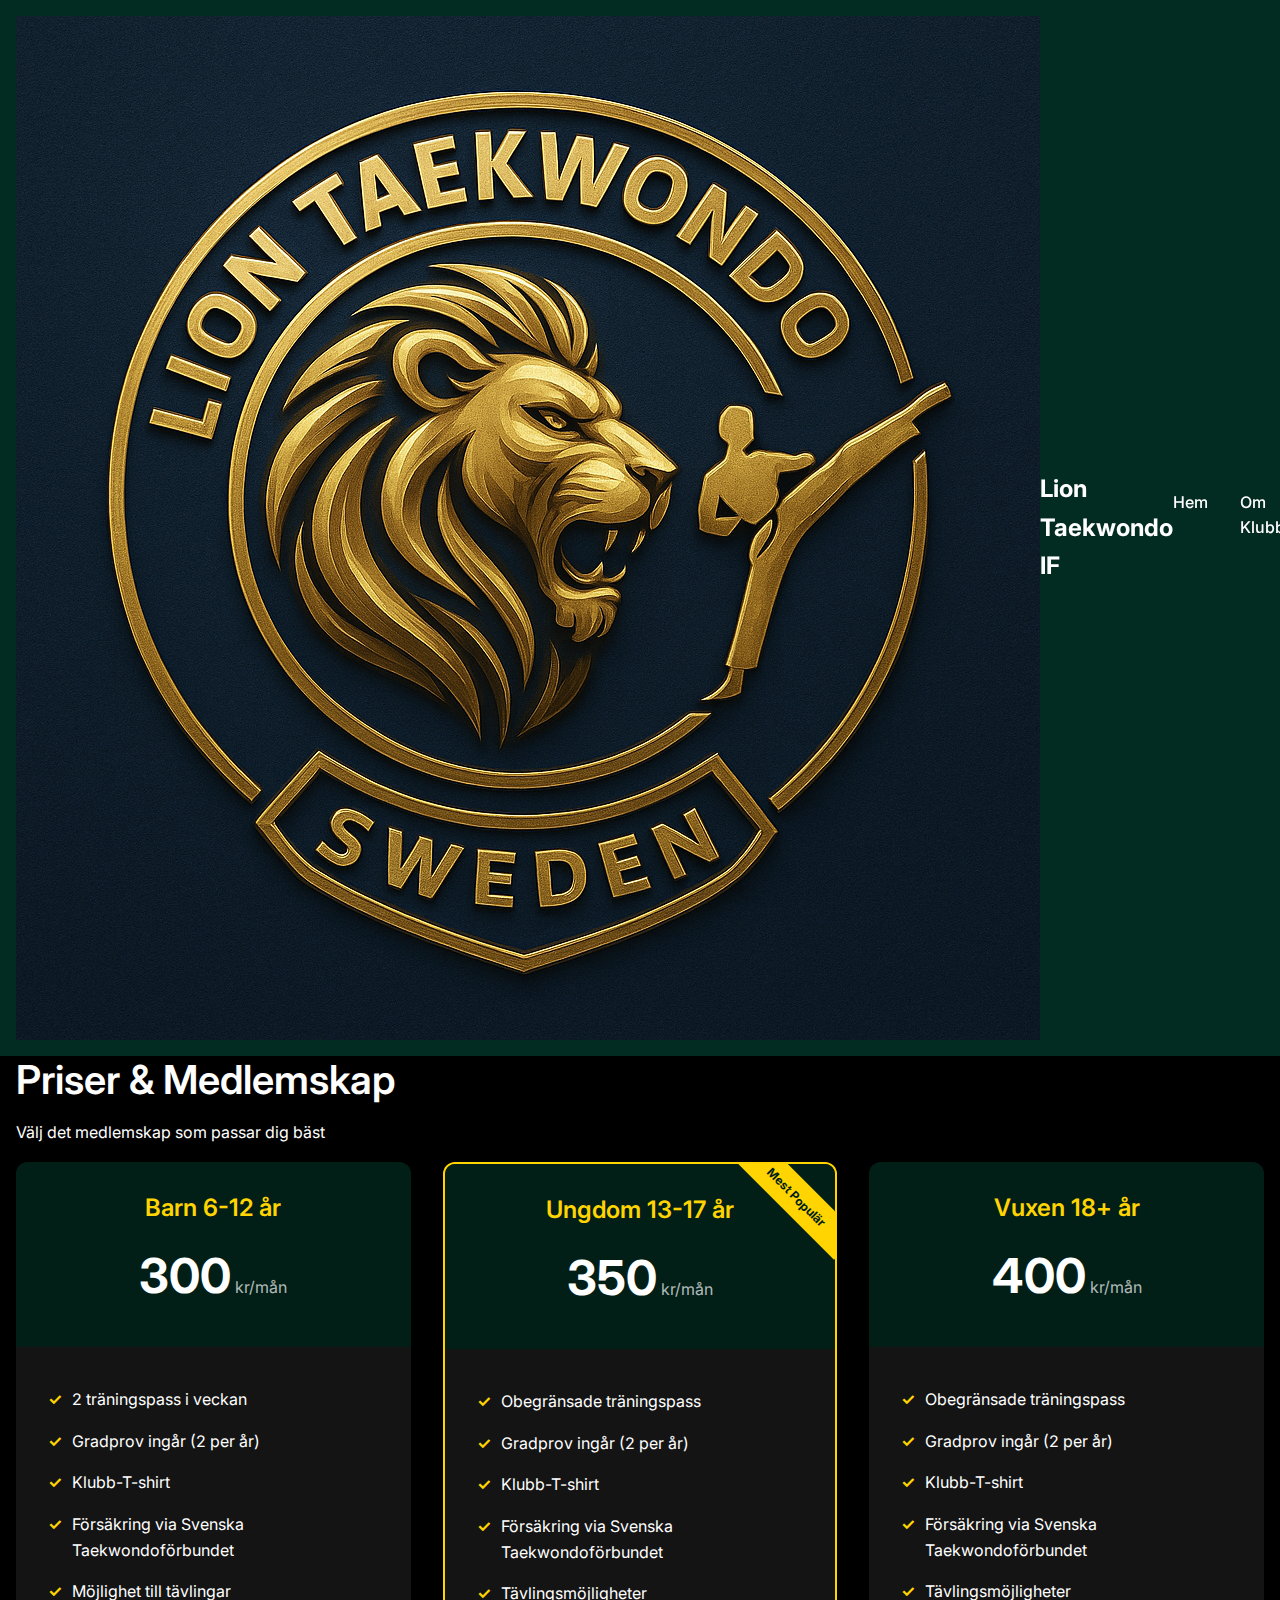
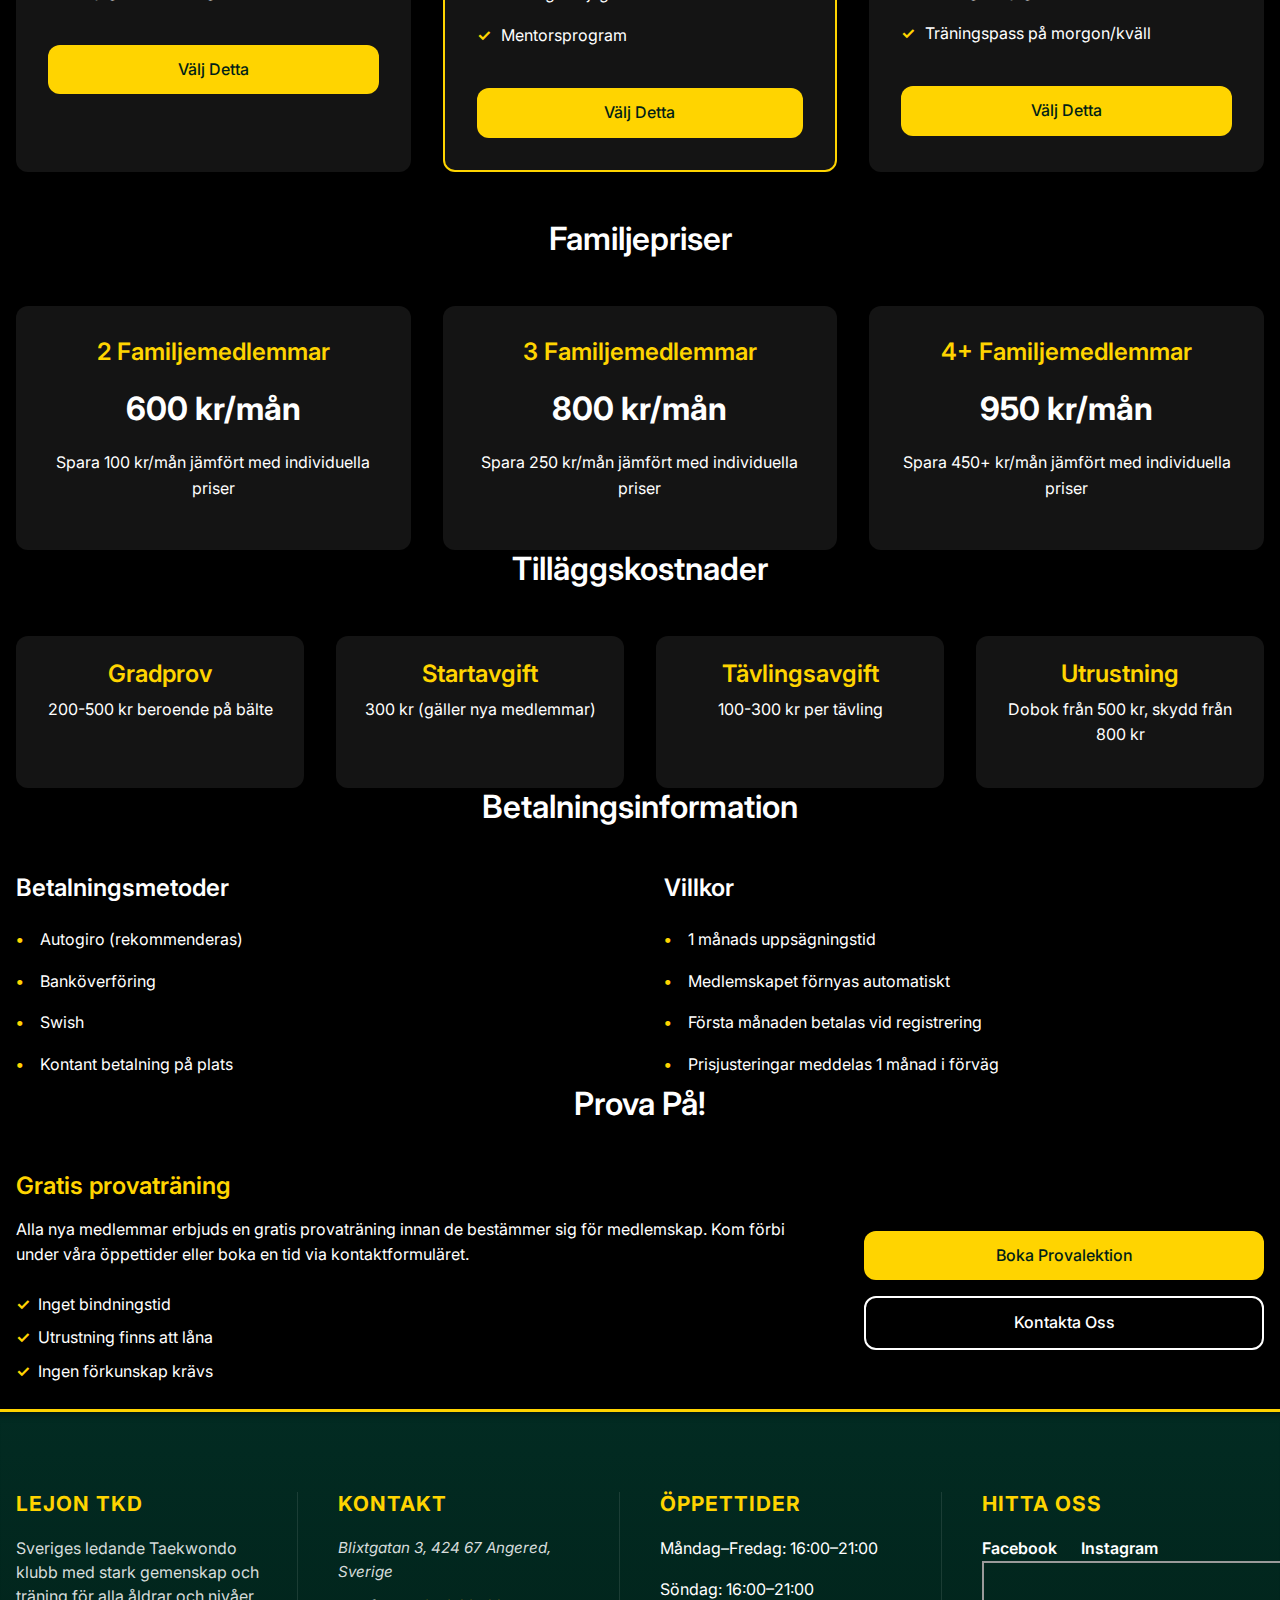
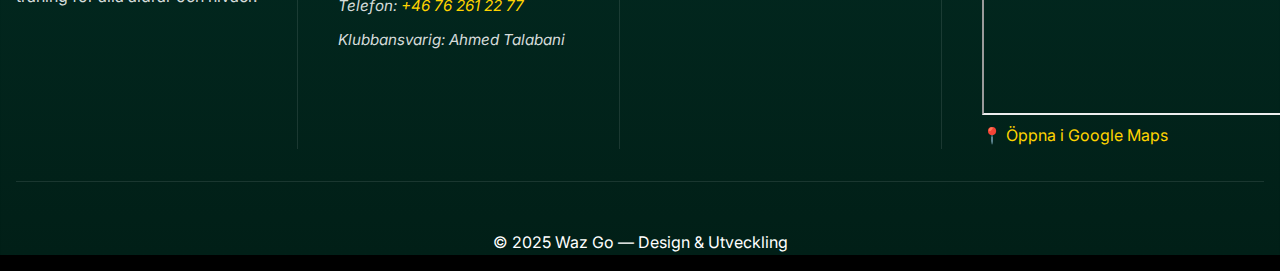
<file: 1/priser.html>
<!DOCTYPE html>
<html lang="sv">

<head>
    <meta charset="UTF-8">
    <meta name="viewport" content="width=device-width, initial-scale=1.0">
    <title>Priser & Medlemskap - Lejon TKD</title>
    <link rel="stylesheet" href="css/base.css">
    <link rel="stylesheet" href="css/pricing.css">
    <link rel="stylesheet" href="css/responsive.css">
    <link rel="preconnect" href="https://fonts.googleapis.com">
    <link rel="preconnect" href="https://fonts.gstatic.com" crossorigin>
    <link href="https://fonts.googleapis.com/css2?family=Inter:wght@300;400;500;600;700&display=swap" rel="stylesheet">
</head>

<body>
     <!-- Header & Navigation -->
    <div id="navbar-placeholder"></div>

    <!-- Main Content -->
    <main>
        <!-- Page Header -->
        <section class="page-header">
            <div class="container">
                <h1 class="page-title">Priser & Medlemskap</h1>
                <p class="page-subtitle">Välj det medlemskap som passar dig bäst</p>
            </div>
        </section>

        <!-- Pricing Cards -->
        <section class="content-section">
            <div class="container">
                <div class="pricing-cards">
                    <div class="pricing-card">
                        <div class="pricing-header">
                            <h3 class="pricing-title">Barn 6-12 år</h3>
                            <div class="pricing-price">
                                <span class="price-amount">300</span>
                                <span class="price-period">kr/mån</span>
                            </div>
                        </div>
                        <div class="pricing-features">
                            <ul class="features-list">
                                <li>2 träningspass i veckan</li>
                                <li>Gradprov ingår (2 per år)</li>
                                <li>Klubb-T-shirt</li>
                                <li>Försäkring via Svenska Taekwondoförbundet</li>
                                <li>Möjlighet till tävlingar</li>
                            </ul>
                        </div>
                        <div class="pricing-actions">
                            <a href="registrering.html" class="btn btn-primary btn-block">Välj Detta</a>
                        </div>
                    </div>

                    <div class="pricing-card featured">
                        <div class="pricing-badge">Mest Populär</div>
                        <div class="pricing-header">
                            <h3 class="pricing-title">Ungdom 13-17 år</h3>
                            <div class="pricing-price">
                                <span class="price-amount">350</span>
                                <span class="price-period">kr/mån</span>
                            </div>
                        </div>
                        <div class="pricing-features">
                            <ul class="features-list">
                                <li>Obegränsade träningspass</li>
                                <li>Gradprov ingår (2 per år)</li>
                                <li>Klubb-T-shirt</li>
                                <li>Försäkring via Svenska Taekwondoförbundet</li>
                                <li>Tävlingsmöjligheter</li>
                                <li>Mentorsprogram</li>
                            </ul>
                        </div>
                        <div class="pricing-actions">
                            <a href="registrering.html" class="btn btn-primary btn-block">Välj Detta</a>
                        </div>
                    </div>

                    <div class="pricing-card">
                        <div class="pricing-header">
                            <h3 class="pricing-title">Vuxen 18+ år</h3>
                            <div class="pricing-price">
                                <span class="price-amount">400</span>
                                <span class="price-period">kr/mån</span>
                            </div>
                        </div>
                        <div class="pricing-features">
                            <ul class="features-list">
                                <li>Obegränsade träningspass</li>
                                <li>Gradprov ingår (2 per år)</li>
                                <li>Klubb-T-shirt</li>
                                <li>Försäkring via Svenska Taekwondoförbundet</li>
                                <li>Tävlingsmöjligheter</li>
                                <li>Träningspass på morgon/kväll</li>
                            </ul>
                        </div>
                        <div class="pricing-actions">
                            <a href="registrering.html" class="btn btn-primary btn-block">Välj Detta</a>
                        </div>
                    </div>
                </div>
            </div>
        </section>

        <!-- Family Pricing -->
        <section class="content-section bg-surface">
            <div class="container">
                <div class="family-pricing">
                    <h2 class="section-title">Familjepriser</h2>
                    <div class="family-cards">
                        <div class="family-card">
                            <h3>2 Familjemedlemmar</h3>
                            <div class="family-price">600 kr/mån</div>
                            <p>Spara 100 kr/mån jämfört med individuella priser</p>
                        </div>
                        <div class="family-card">
                            <h3>3 Familjemedlemmar</h3>
                            <div class="family-price">800 kr/mån</div>
                            <p>Spara 250 kr/mån jämfört med individuella priser</p>
                        </div>
                        <div class="family-card">
                            <h3>4+ Familjemedlemmar</h3>
                            <div class="family-price">950 kr/mån</div>
                            <p>Spara 450+ kr/mån jämfört med individuella priser</p>
                        </div>
                    </div>
                </div>
            </div>
        </section>

        <!-- Additional Costs -->
        <section class="content-section">
            <div class="container">
                <div class="additional-costs">
                    <h2 class="section-title">Tilläggskostnader</h2>
                    <div class="costs-grid">
                        <div class="cost-item">
                            <h3>Gradprov</h3>
                            <p>200-500 kr beroende på bälte</p>
                        </div>
                        <div class="cost-item">
                            <h3>Startavgift</h3>
                            <p>300 kr (gäller nya medlemmar)</p>
                        </div>
                        <div class="cost-item">
                            <h3>Tävlingsavgift</h3>
                            <p>100-300 kr per tävling</p>
                        </div>
                        <div class="cost-item">
                            <h3>Utrustning</h3>
                            <p>Dobok från 500 kr, skydd från 800 kr</p>
                        </div>
                    </div>
                </div>
            </div>
        </section>

        <!-- Payment Info -->
        <section class="content-section bg-surface">
            <div class="container">
                <div class="payment-info">
                    <h2 class="section-title">Betalningsinformation</h2>
                    <div class="payment-content">
                        <div class="payment-methods">
                            <h3>Betalningsmetoder</h3>
                            <ul>
                                <li>Autogiro (rekommenderas)</li>
                                <li>Banköverföring</li>
                                <li>Swish</li>
                                <li>Kontant betalning på plats</li>
                            </ul>
                        </div>
                        <div class="payment-terms">
                            <h3>Villkor</h3>
                            <ul>
                                <li>1 månads uppsägningstid</li>
                                <li>Medlemskapet förnyas automatiskt</li>
                                <li>Första månaden betalas vid registrering</li>
                                <li>Prisjusteringar meddelas 1 månad i förväg</li>
                            </ul>
                        </div>
                    </div>
                </div>
            </div>
        </section>

        <!-- Trial Section -->
        <section class="content-section">
            <div class="container">
                <div class="trial-section">
                    <h2 class="section-title">Prova På!</h2>
                    <div class="trial-content">
                        <div class="trial-info">
                            <h3>Gratis provaträning</h3>
                            <p>Alla nya medlemmar erbjuds en gratis provaträning innan de bestämmer sig för medlemskap.
                                Kom förbi under våra öppettider eller boka en tid via kontaktformuläret.</p>
                            <div class="trial-features">
                                <div class="trial-feature">
                                    <span class="feature-icon">✓</span>
                                    <span>Inget bindningstid</span>
                                </div>
                                <div class="trial-feature">
                                    <span class="feature-icon">✓</span>
                                    <span>Utrustning finns att låna</span>
                                </div>
                                <div class="trial-feature">
                                    <span class="feature-icon">✓</span>
                                    <span>Ingen förkunskap krävs</span>
                                </div>
                            </div>
                        </div>
                        <div class="trial-actions">
                            <a href="registrering.html" class="btn btn-primary">Boka Provalektion</a>
                            <a href="kontakt.html" class="btn btn-secondary">Kontakta Oss</a>
                        </div>
                    </div>
                </div>
            </div>
        </section>
    </main>

    <!-- Footer -->
     <div id="footer-bg">
        <div id="footer-placeholder"></div>
        </div>

    <script src="js/main.js"></script>
</body>

</html>
</file>
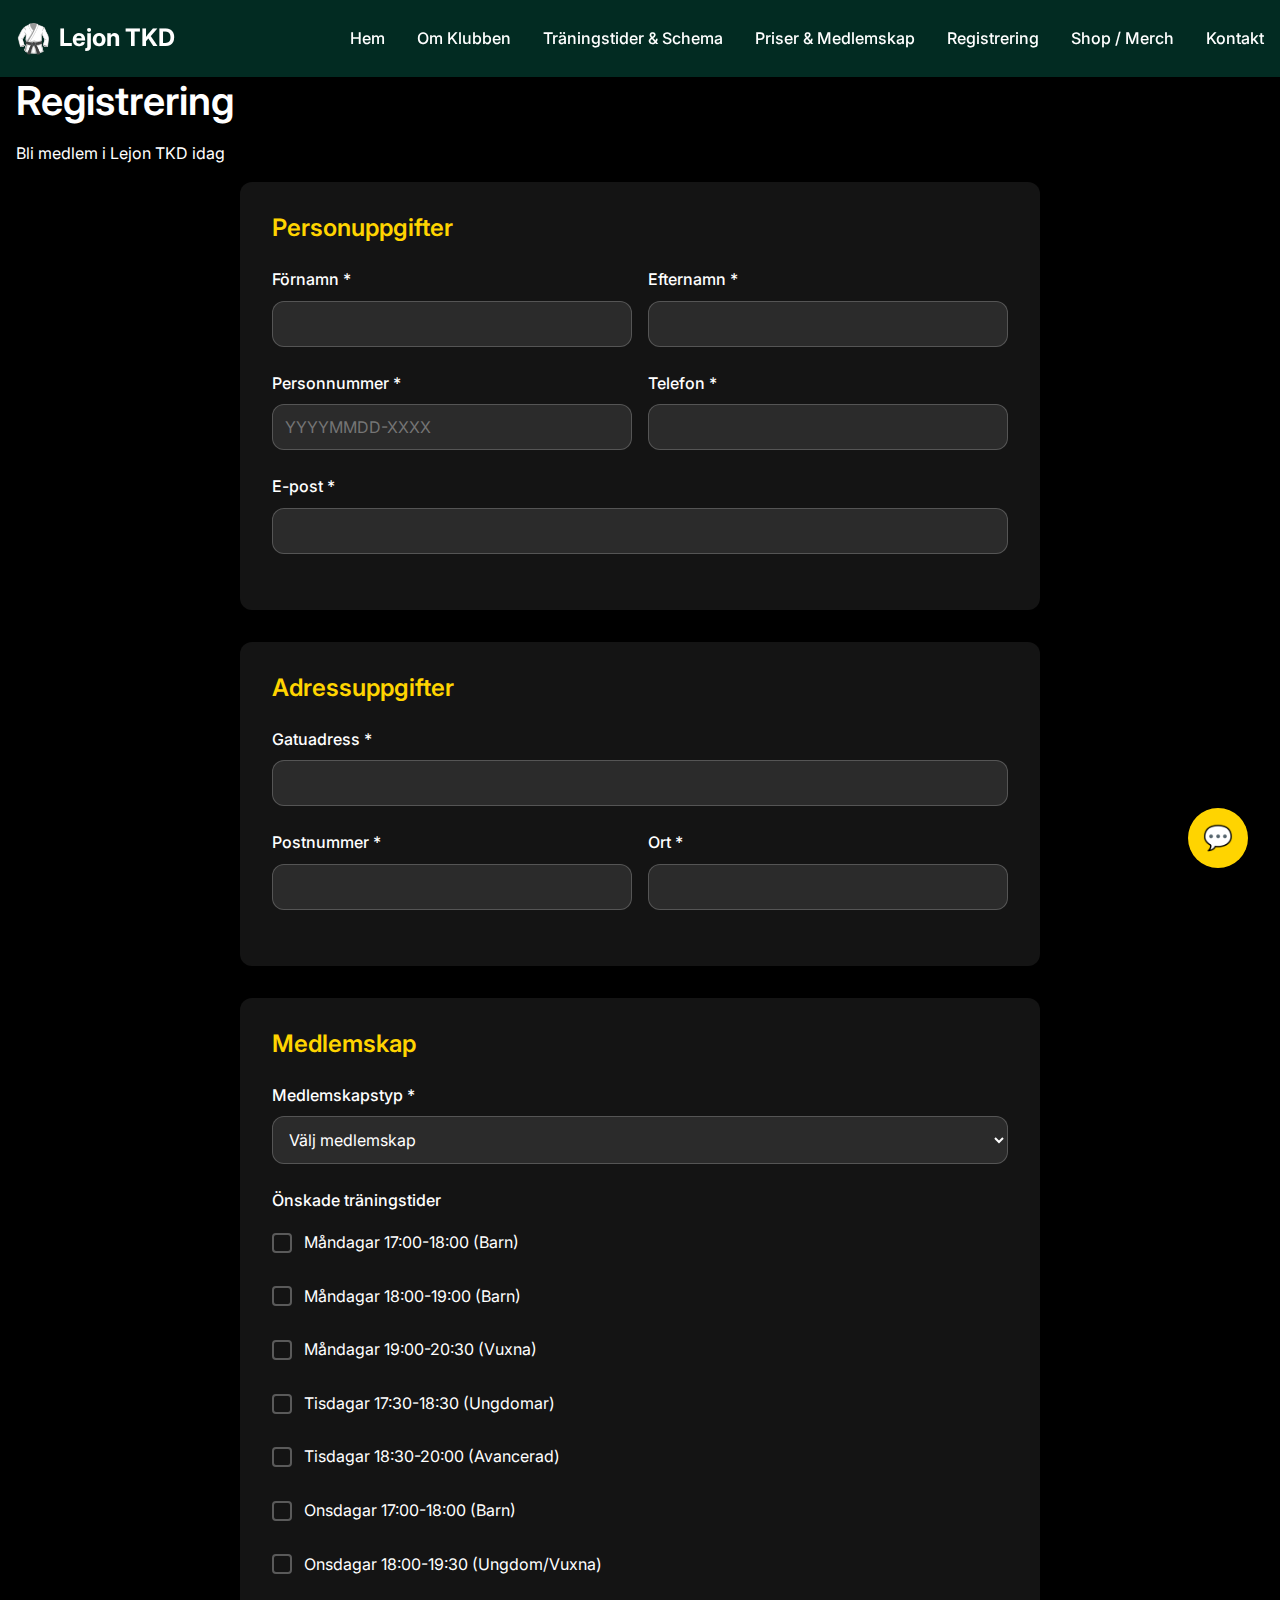
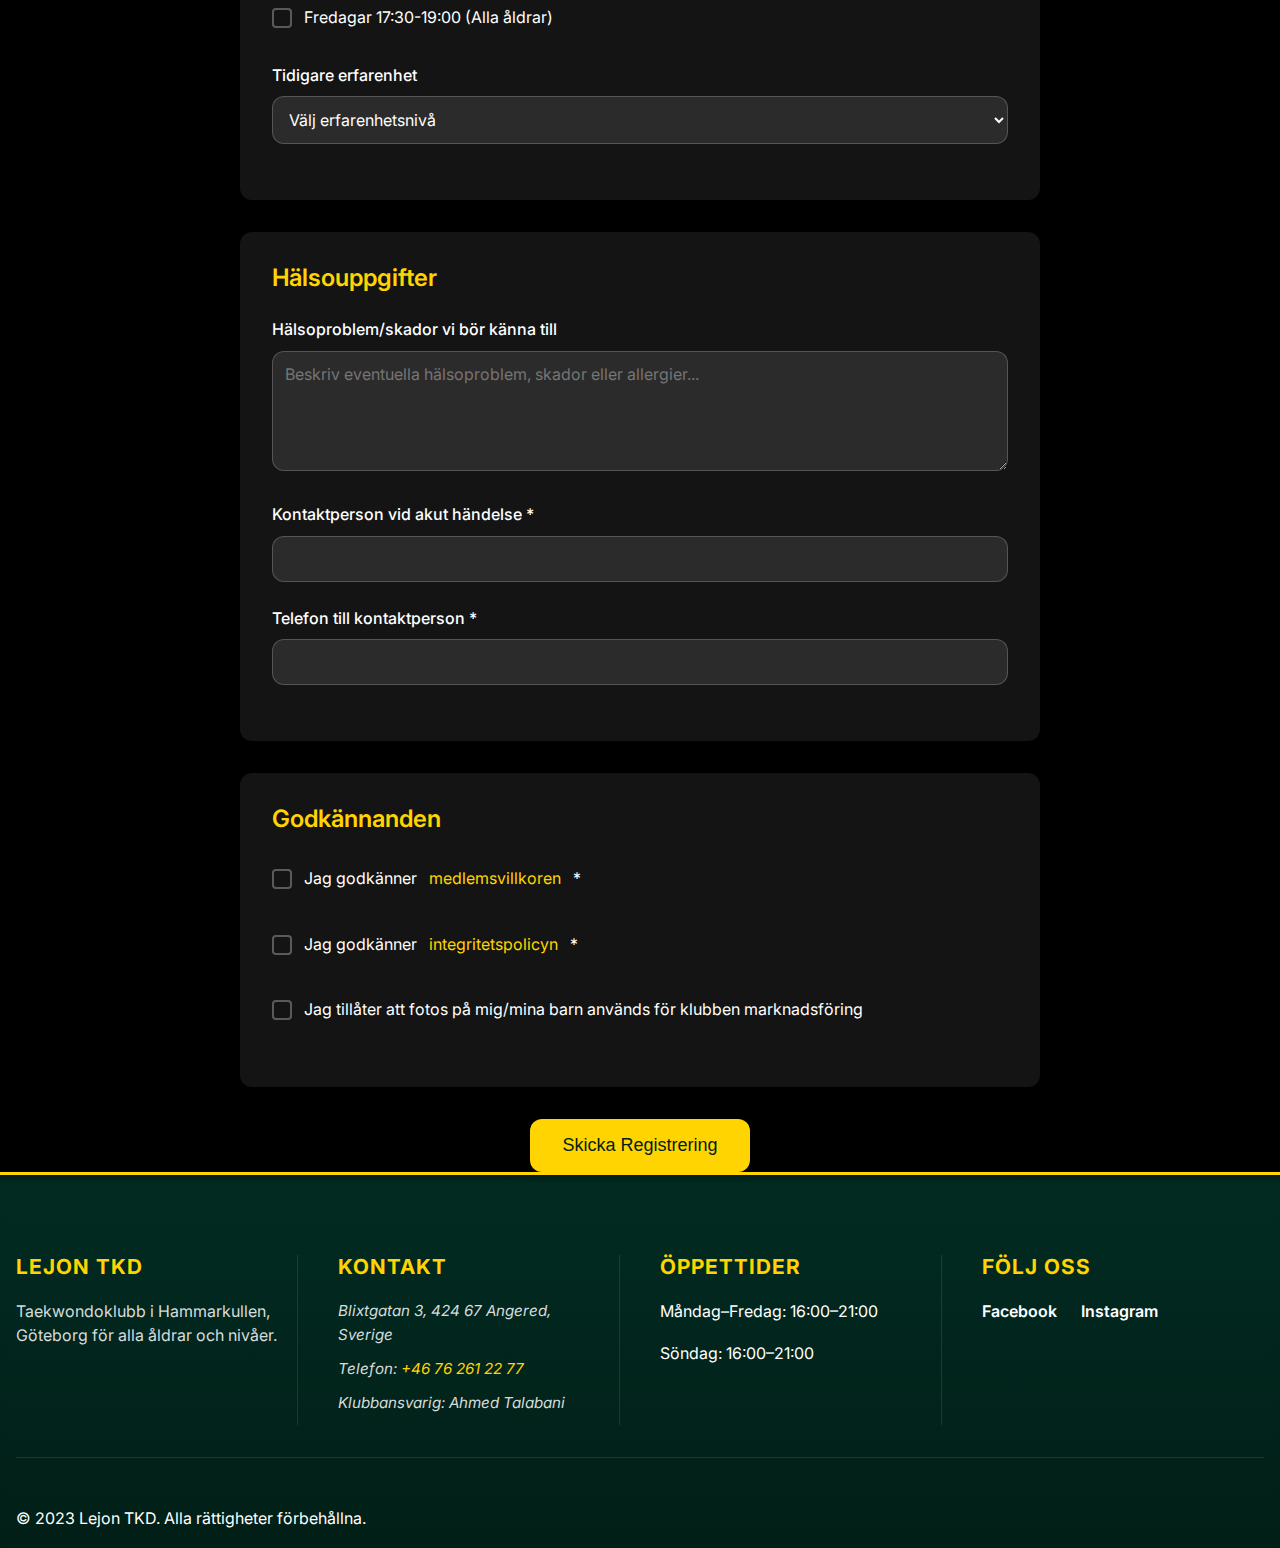
<file: 1/registrering.html>
<!DOCTYPE html>
<html lang="sv">
<head>
    <meta charset="UTF-8">
    <meta name="viewport" content="width=device-width, initial-scale=1.0">
    <title>Registrering - Lejon TKD</title>
    <link rel="stylesheet" href="css/base.css">
    <link rel="stylesheet" href="css/forms.css">
    <link rel="stylesheet" href="css/responsive.css">
    <link rel="preconnect" href="https://fonts.googleapis.com">
    <link rel="preconnect" href="https://fonts.gstatic.com" crossorigin>
    <link href="https://fonts.googleapis.com/css2?family=Inter:wght@300;400;500;600;700&display=swap" rel="stylesheet">
</head>
<body>
    <!-- Header & Navigation -->
    <header class="header">
        <div class="container">
            <div class="header-content">
                <a href="index.html" class="logo">
                    <span class="logo-icon">🥋</span>
                    <span class="logo-text">Lejon TKD</span>
                </a>
                
                <nav class="nav" id="main-nav">
                    <button class="nav-toggle" aria-expanded="false" aria-controls="nav-menu">
                        <span class="hamburger"></span>
                        <span class="sr-only">Meny</span>
                    </button>
                    
                    <ul class="nav-menu" id="nav-menu">
                        <li><a href="../index.html" class="nav-link">Hem</a></li>
                        <li><a href="om-klubben.html" class="nav-link">Om Klubben</a></li>
                        <li><a href="traningsschema.html" class="nav-link">Träningstider & Schema</a></li>
                        <li><a href="priser.html" class="nav-link">Priser & Medlemskap</a></li>
                        <li><a href="registrering.html" class="nav-link active">Registrering</a></li>
                        <li><a href="shop.html" class="nav-link">Shop / Merch</a></li>
                        <li><a href="kontakt.html" class="nav-link">Kontakt</a></li>
                    </ul>
                </nav>
            </div>
        </div>
    </header>

    <!-- Main Content -->
    <main>
        <!-- Page Header -->
        <section class="page-header">
            <div class="container">
                <h1 class="page-title">Registrering</h1>
                <p class="page-subtitle">Bli medlem i Lejon TKD idag</p>
            </div>
        </section>

        <!-- Registration Form -->
        <section class="content-section">
            <div class="container">
                <div class="registration-form-container">
                    <form id="registration-form" class="registration-form" novalidate>
                        <div class="form-section">
                            <h2 class="form-section-title">Personuppgifter</h2>
                            
                            <div class="form-row">
                                <div class="form-group">
                                    <label for="first-name" class="form-label">Förnamn *</label>
                                    <input type="text" id="first-name" name="first-name" class="form-input" required>
                                    <div class="form-error" id="first-name-error"></div>
                                </div>
                                
                                <div class="form-group">
                                    <label for="last-name" class="form-label">Efternamn *</label>
                                    <input type="text" id="last-name" name="last-name" class="form-input" required>
                                    <div class="form-error" id="last-name-error"></div>
                                </div>
                            </div>
                            
                            <div class="form-row">
                                <div class="form-group">
                                    <label for="personal-number" class="form-label">Personnummer *</label>
                                    <input type="text" id="personal-number" name="personal-number" class="form-input" placeholder="YYYYMMDD-XXXX" required>
                                    <div class="form-error" id="personal-number-error"></div>
                                </div>
                                
                                <div class="form-group">
                                    <label for="phone" class="form-label">Telefon *</label>
                                    <input type="tel" id="phone" name="phone" class="form-input" required>
                                    <div class="form-error" id="phone-error"></div>
                                </div>
                            </div>
                            
                            <div class="form-group">
                                <label for="email" class="form-label">E-post *</label>
                                <input type="email" id="email" name="email" class="form-input" required>
                                <div class="form-error" id="email-error"></div>
                            </div>
                        </div>

                        <div class="form-section">
                            <h2 class="form-section-title">Adressuppgifter</h2>
                            
                            <div class="form-group">
                                <label for="address" class="form-label">Gatuadress *</label>
                                <input type="text" id="address" name="address" class="form-input" required>
                                <div class="form-error" id="address-error"></div>
                            </div>
                            
                            <div class="form-row">
                                <div class="form-group">
                                    <label for="postal-code" class="form-label">Postnummer *</label>
                                    <input type="text" id="postal-code" name="postal-code" class="form-input" required>
                                    <div class="form-error" id="postal-code-error"></div>
                                </div>
                                
                                <div class="form-group">
                                    <label for="city" class="form-label">Ort *</label>
                                    <input type="text" id="city" name="city" class="form-input" required>
                                    <div class="form-error" id="city-error"></div>
                                </div>
                            </div>
                        </div>

                        <div class="form-section">
                            <h2 class="form-section-title">Medlemskap</h2>
                            
                            <div class="form-group">
                                <label for="membership-type" class="form-label">Medlemskapstyp *</label>
                                <select id="membership-type" name="membership-type" class="form-select" required>
                                    <option value="">Välj medlemskap</option>
                                    <option value="child">Barn 6-12 år (300 kr/mån)</option>
                                    <option value="youth">Ungdom 13-17 år (350 kr/mån)</option>
                                    <option value="adult">Vuxen 18+ år (400 kr/mån)</option>
                                    <option value="family-2">2 Familjemedlemmar (600 kr/mån)</option>
                                    <option value="family-3">3 Familjemedlemmar (800 kr/mån)</option>
                                    <option value="family-4">4+ Familjemedlemmar (950 kr/mån)</option>
                                </select>
                                <div class="form-error" id="membership-type-error"></div>
                            </div>
                            
                            <div class="form-group">
                                <label class="form-label">Önskade träningstider</label>
                                <div class="checkbox-group">
                                    <label class="checkbox-label">
                                        <input type="checkbox" name="training-times" value="monday-17">
                                        <span class="checkmark"></span>
                                        Måndagar 17:00-18:00 (Barn)
                                    </label>
                                    <label class="checkbox-label">
                                        <input type="checkbox" name="training-times" value="monday-18">
                                        <span class="checkmark"></span>
                                        Måndagar 18:00-19:00 (Barn)
                                    </label>
                                    <label class="checkbox-label">
                                        <input type="checkbox" name="training-times" value="monday-19">
                                        <span class="checkmark"></span>
                                        Måndagar 19:00-20:30 (Vuxna)
                                    </label>
                                    <label class="checkbox-label">
                                        <input type="checkbox" name="training-times" value="tuesday-17">
                                        <span class="checkmark"></span>
                                        Tisdagar 17:30-18:30 (Ungdomar)
                                    </label>
                                    <label class="checkbox-label">
                                        <input type="checkbox" name="training-times" value="tuesday-18">
                                        <span class="checkmark"></span>
                                        Tisdagar 18:30-20:00 (Avancerad)
                                    </label>
                                    <label class="checkbox-label">
                                        <input type="checkbox" name="training-times" value="wednesday-17">
                                        <span class="checkmark"></span>
                                        Onsdagar 17:00-18:00 (Barn)
                                    </label>
                                    <label class="checkbox-label">
                                        <input type="checkbox" name="training-times" value="wednesday-18">
                                        <span class="checkmark"></span>
                                        Onsdagar 18:00-19:30 (Ungdom/Vuxna)
                                    </label>
                                    <label class="checkbox-label">
                                        <input type="checkbox" name="training-times" value="friday-17">
                                        <span class="checkmark"></span>
                                        Fredagar 17:30-19:00 (Alla åldrar)
                                    </label>
                                </div>
                            </div>
                            
                            <div class="form-group">
                                <label for="experience" class="form-label">Tidigare erfarenhet</label>
                                <select id="experience" name="experience" class="form-select">
                                    <option value="">Välj erfarenhetsnivå</option>
                                    <option value="none">Ingen tidigare erfarenhet</option>
                                    <option value="beginner">Nybörjare (mindre än 1 år)</option>
                                    <option value="intermediate">Mellan (1-3 år)</option>
                                    <option value="advanced">Avancerad (3+ år)</option>
                                </select>
                            </div>
                            
                            <div class="form-group" id="belt-level-group" style="display: none;">
                                <label for="belt-level" class="form-label">Nuvarande bälte</label>
                                <select id="belt-level" name="belt-level" class="form-select">
                                    <option value="">Välj bälte</option>
                                    <option value="white">Vitt</option>
                                    <option value="yellow">Gult</option>
                                    <option value="green">Grönt</option>
                                    <option value="blue">Blått</option>
                                    <option value="red">Rött</option>
                                    <option value="black">Svart</option>
                                </select>
                            </div>
                        </div>

                        <div class="form-section">
                            <h2 class="form-section-title">Hälsouppgifter</h2>
                            
                            <div class="form-group">
                                <label for="health-issues" class="form-label">Hälsoproblem/skador vi bör känna till</label>
                                <textarea id="health-issues" name="health-issues" class="form-textarea" rows="4" placeholder="Beskriv eventuella hälsoproblem, skador eller allergier..."></textarea>
                            </div>
                            
                            <div class="form-group">
                                <label for="emergency-contact" class="form-label">Kontaktperson vid akut händelse *</label>
                                <input type="text" id="emergency-contact" name="emergency-contact" class="form-input" required>
                                <div class="form-error" id="emergency-contact-error"></div>
                            </div>
                            
                            <div class="form-group">
                                <label for="emergency-phone" class="form-label">Telefon till kontaktperson *</label>
                                <input type="tel" id="emergency-phone" name="emergency-phone" class="form-input" required>
                                <div class="form-error" id="emergency-phone-error"></div>
                            </div>
                        </div>

                        <div class="form-section">
                            <h2 class="form-section-title">Godkännanden</h2>
                            
                            <div class="form-group">
                                <label class="checkbox-label">
                                    <input type="checkbox" id="terms" name="terms" required>
                                    <span class="checkmark"></span>
                                    Jag godkänner <a href="#" class="link">medlemsvillkoren</a> *
                                </label>
                                <div class="form-error" id="terms-error"></div>
                            </div>
                            
                            <div class="form-group">
                                <label class="checkbox-label">
                                    <input type="checkbox" id="privacy" name="privacy" required>
                                    <span class="checkmark"></span>
                                    Jag godkänner <a href="#" class="link">integritetspolicyn</a> *
                                </label>
                                <div class="form-error" id="privacy-error"></div>
                            </div>
                            
                            <div class="form-group">
                                <label class="checkbox-label">
                                    <input type="checkbox" id="photo" name="photo">
                                    <span class="checkmark"></span>
                                    Jag tillåter att fotos på mig/mina barn används för klubben marknadsföring
                                </label>
                            </div>
                        </div>

                        <div class="form-actions">
                            <button type="submit" class="btn btn-primary btn-large">Skicka Registrering</button>
                        </div>
                    </form>
                </div>
            </div>
        </section>
    </main>

    <!-- Success Modal -->
    <div class="modal" id="success-modal">
        <div class="modal-content">
            <div class="modal-header">
                <h2 class="modal-title">Tack för din registrering!</h2>
                <button class="modal-close" id="modal-close">&times;</button>
            </div>
            <div class="modal-body">
                <div class="success-icon">🎉</div>
                <p>Din registrering har mottagits! Vi kommer att kontakta dig inom 24 timmar för att bekräfta ditt medlemskap och boka in en första träning.</p>
                <p>Välkommen till Lejon TKD!</p>
            </div>
            <div class="modal-actions">
                <button class="btn btn-primary" id="modal-confirm">OK</button>
            </div>
        </div>
    </div>

    <!-- Footer -->
    <footer class="footer">
        <div class="container">
            <div class="footer-content">
                <div class="footer-section">
                    <h3 class="footer-title">Lejon TKD</h3>
                    <p class="footer-text">Taekwondoklubb i Hammarkullen, Göteborg för alla åldrar och nivåer.</p>
                </div>
                
                <div class="footer-section">
                    <h3 class="footer-title">Kontakt</h3>
                    <address class="footer-address">
                        <p>Blixtgatan 3, 424 67 Angered, Sverige</p>
                        <p>Telefon: <a href="tel:+46762612277">+46 76 261 22 77</a></p>
                        <p>Klubbansvarig: Ahmed Talabani</p>
                    </address>
                </div>
                
                <div class="footer-section">
                    <h3 class="footer-title">Öppettider</h3>
                    <p>Måndag–Fredag: 16:00–21:00</p>
                    <p>Söndag: 16:00–21:00</p>
                </div>
                
                <div class="footer-section">
                    <h3 class="footer-title">Följ Oss</h3>
                    <div class="social-links">
                        <a href="#" class="social-link" aria-label="Facebook">Facebook</a>
                        <a href="#" class="social-link" aria-label="Instagram">Instagram</a>
                    </div>
                </div>
            </div>
            
            <div class="footer-bottom">
                <p>&copy; 2023 Lejon TKD. Alla rättigheter förbehållna.</p>
            </div>
        </div>
    </footer>

    <!-- AI Chat Widget -->
    <div class="chat-widget" id="chat-widget">
        <button class="chat-toggle" id="chat-toggle" aria-expanded="false" aria-controls="chat-container">
            <span class="chat-icon">💬</span>
            <span class="sr-only">Chatta med oss</span>
        </button>
        
        <div class="chat-container" id="chat-container">
            <div class="chat-header">
                <h3>Lejon TKD Assist</h3>
                <button class="chat-close" id="chat-close" aria-label="Stäng chat">
                    <span>&times;</span>
                </button>
            </div>
            
            <div class="chat-messages" id="chat-messages">
                <div class="message bot-message">
                    <p>Hej! Jag är Lejon TKD assistenten. Hur kan jag hjälpa dig idag?</p>
                </div>
            </div>
            
            <div class="chat-input-container">
                <input type="text" class="chat-input" id="chat-input" placeholder="Skriv ditt meddelande..." aria-label="Skriv ditt meddelande">
                <button class="chat-send" id="chat-send" aria-label="Skicka meddelande">
                    <span>Skicka</span>
                </button>
            </div>
        </div>
    </div>

    <script src="js/main.js"></script>
    <script src="js/chat.js"></script>
    <script src="js/registration.js"></script>
</body>
</html>
</file>
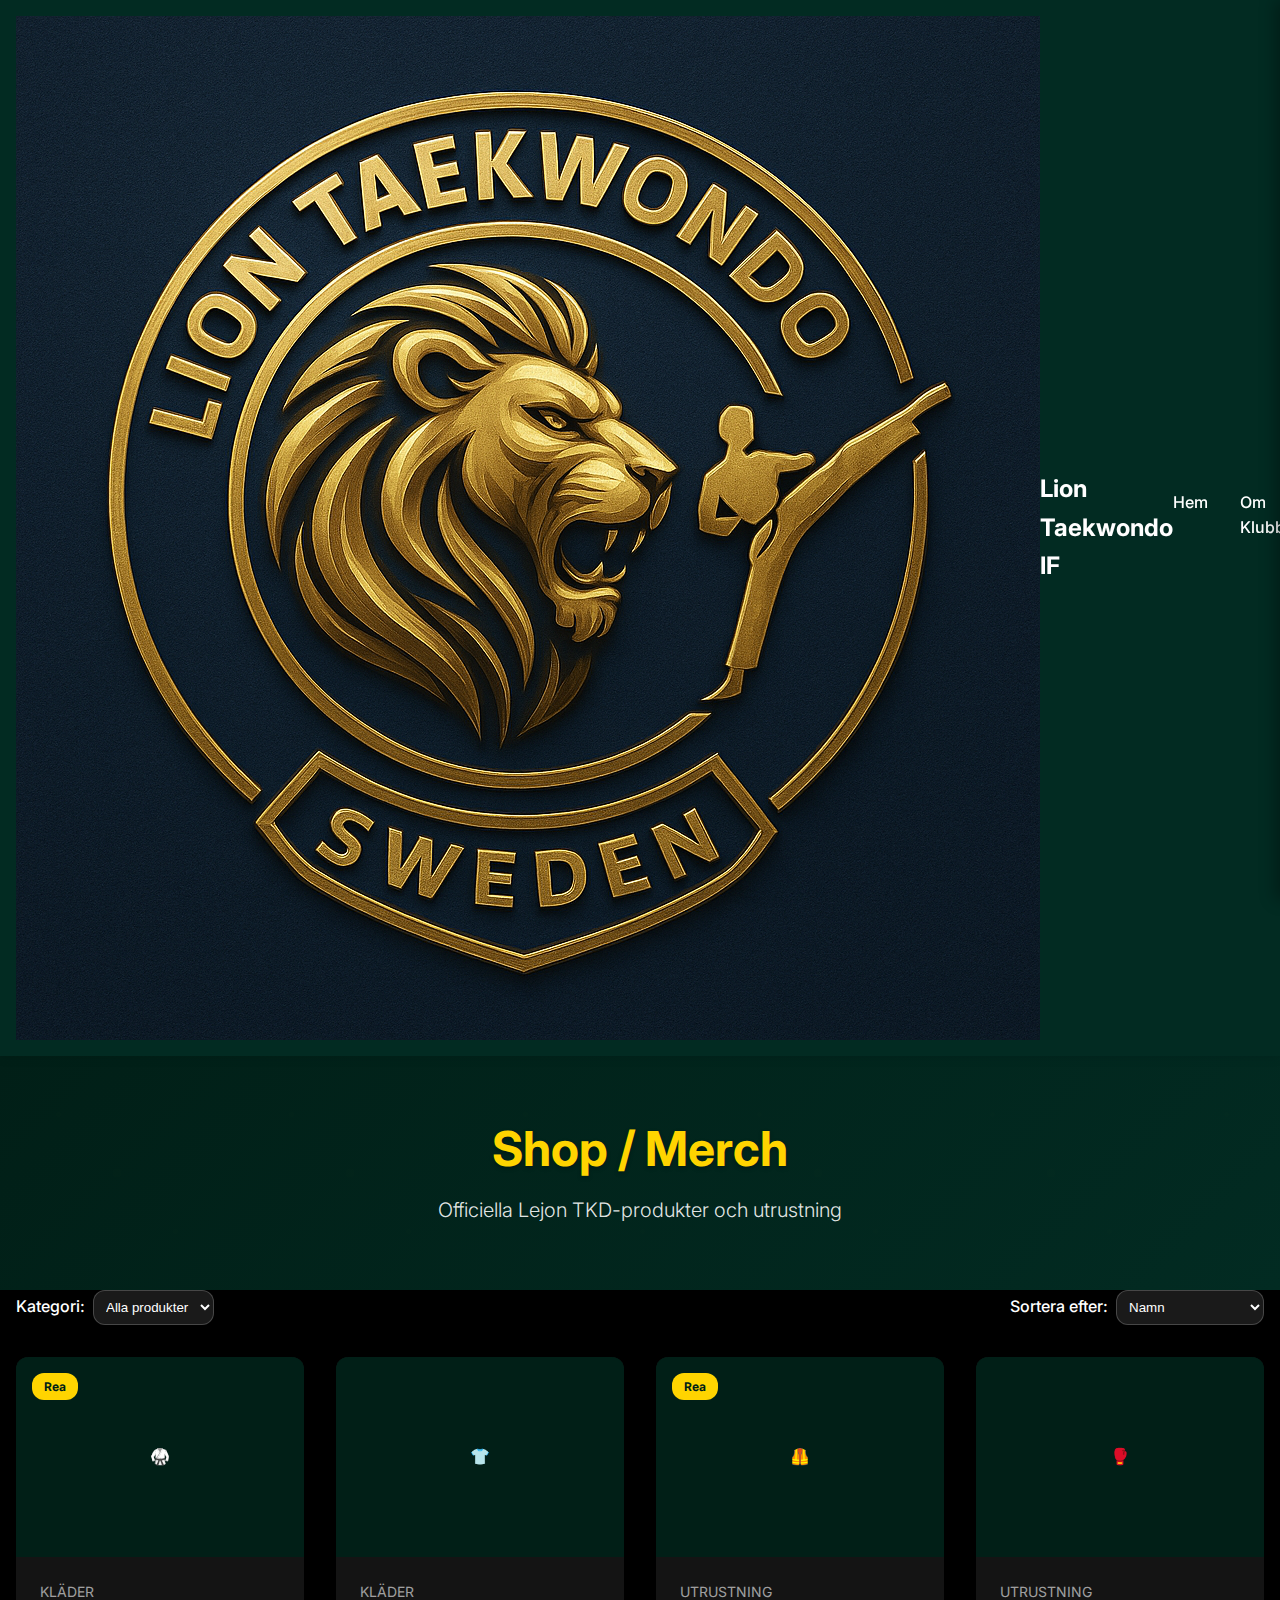
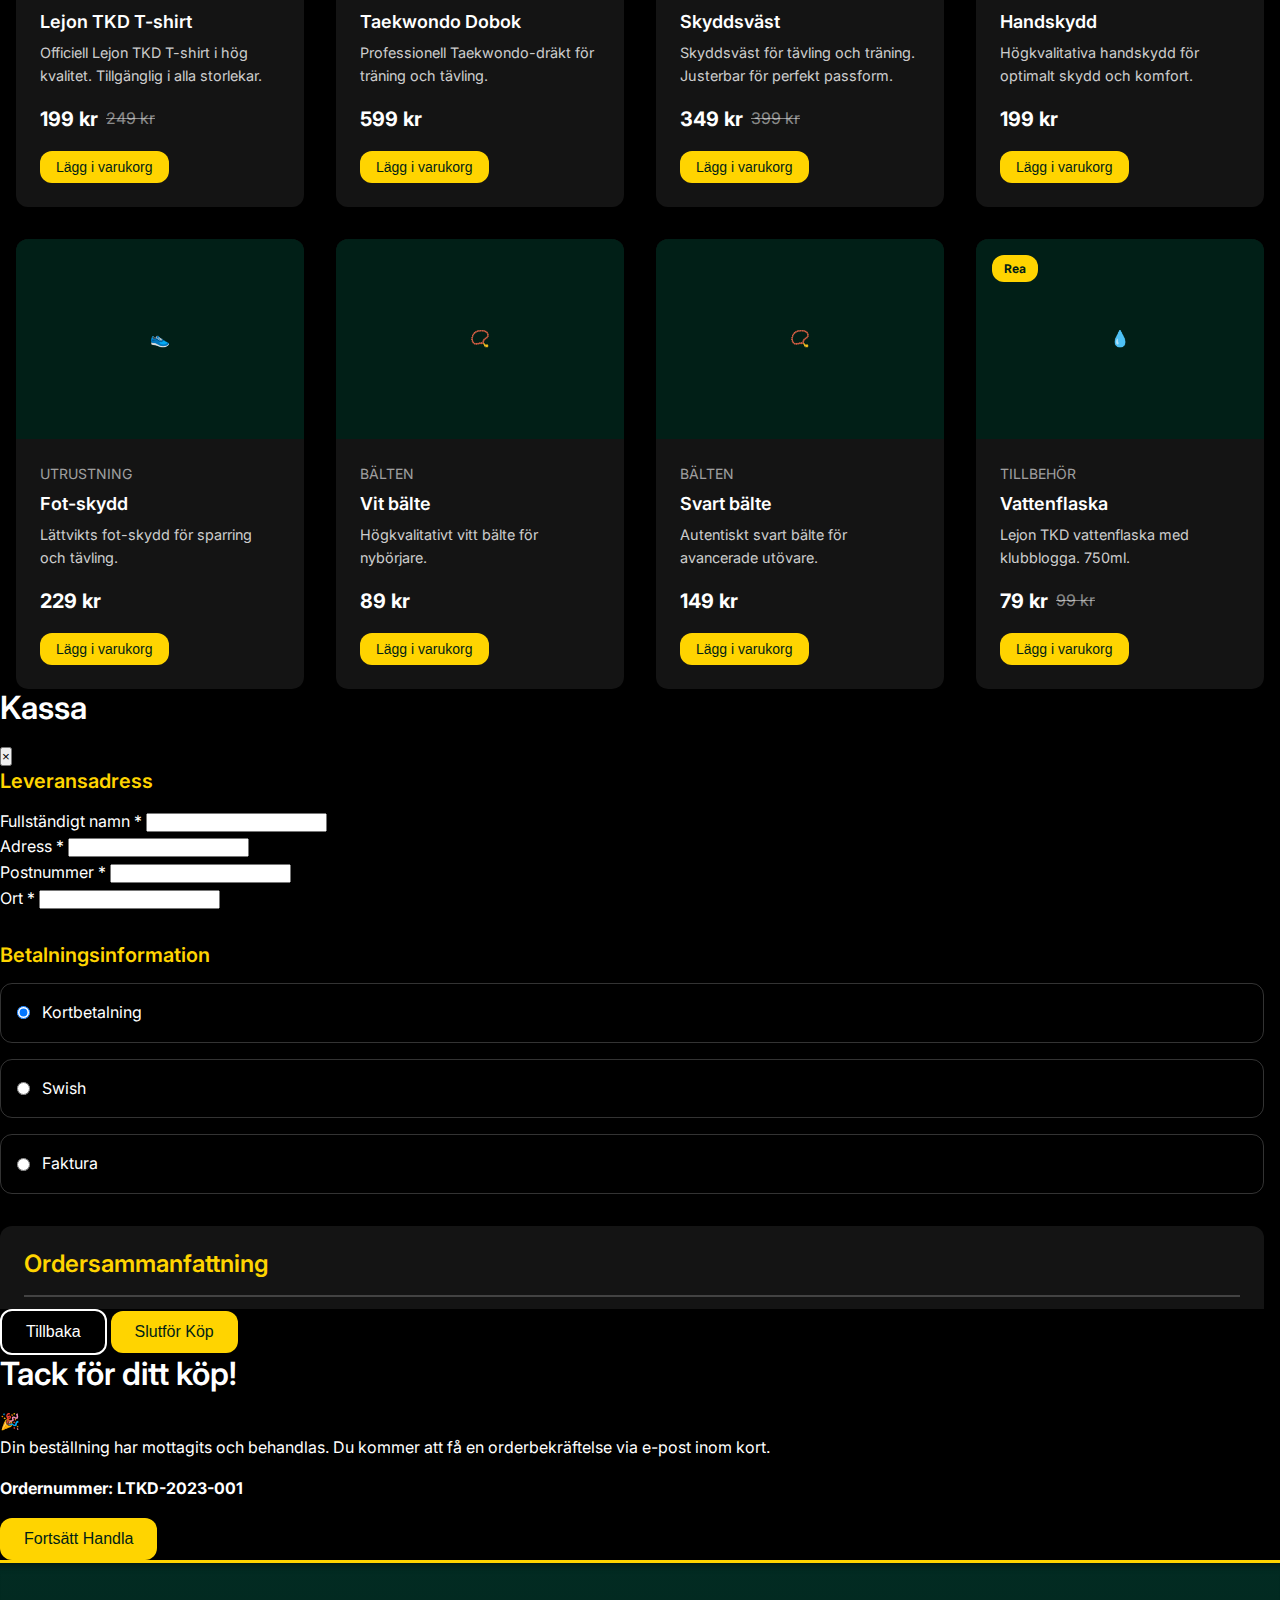
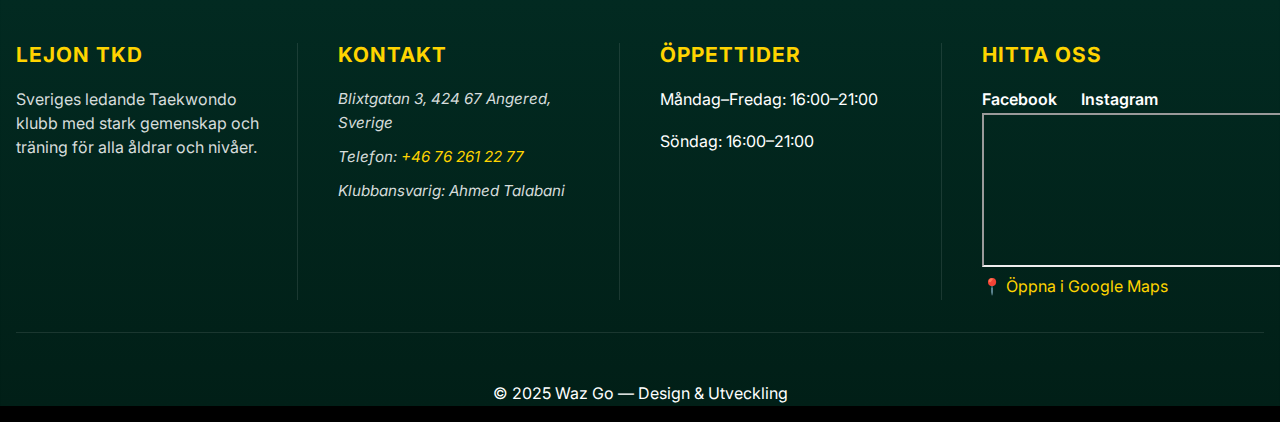
<file: 1/shop.html>
<!DOCTYPE html>
<html lang="sv">

<head>
    <meta charset="UTF-8">
    <meta name="viewport" content="width=device-width, initial-scale=1.0">
    <title>Shop / Merch - Lejon TKD</title>
    <link rel="icon" href="favicon_io (1)/favicon.ico" sizes="any">
    <link rel="icon" href="favicon_io (1)/favicon-16x16.png" sizes="16x16" type="image/png">
    <link rel="icon" href="favicon_io (1)/favicon-32x32.png" sizes="32x32" type="image/png">
    <link rel="apple-touch-icon" href="favicon_io (1)/apple-touch-icon.png">
    <link rel="manifest" href="favicon_io (1)/site.webmanifest">
    <link rel="stylesheet" href="css/base.css">
    <link rel="stylesheet" href="css/shop.css">
    <link rel="stylesheet" href="css/responsive.css">
    <link rel="preconnect" href="https://fonts.googleapis.com">
    <link rel="preconnect" href="https://fonts.gstatic.com" crossorigin>
    <link href="https://fonts.googleapis.com/css2?family=Inter:wght@300;400;500;600;700&display=swap" rel="stylesheet">
</head>

<body>
    <!-- Header & Navigation -->
    <div id="navbar-placeholder"></div>

    <!-- Main Content -->
    <main>
        <!-- Page Header -->
        <section class="page-header">
            <div class="container">
                <h1 class="page-title">Shop / Merch</h1>
                <p class="page-subtitle">Officiella Lejon TKD-produkter och utrustning</p>
            </div>
        </section>

        <!-- Products Grid -->
        <section class="content-section">
            <div class="container">
                <div class="shop-controls">
                    <div class="shop-filter">
                        <label for="category-filter" class="filter-label">Kategori:</label>
                        <select id="category-filter" class="filter-select">
                            <option value="all">Alla produkter</option>
                            <option value="clothing">Kläder</option>
                            <option value="equipment">Utrustning</option>
                            <option value="belts">Bälten</option>
                            <option value="accessories">Tillbehör</option>
                        </select>
                    </div>

                    <div class="shop-sort">
                        <label for="sort-by" class="sort-label">Sortera efter:</label>
                        <select id="sort-by" class="sort-select">
                            <option value="name">Namn</option>
                            <option value="price-low">Pris (Lågt till Högt)</option>
                            <option value="price-high">Pris (Högt till Lågt)</option>
                            <option value="newest">Nyast</option>
                        </select>
                    </div>
                </div>

                <div class="products-grid" id="products-grid">
                    <!-- Products will be loaded dynamically via JavaScript -->
                </div>
            </div>
        </section>
    </main>

    <!-- Shopping Cart Sidebar -->
    <div class="cart-sidebar" id="cart-sidebar">
        <div class="cart-header">
            <h3>Din Varukorg</h3>
            <button class="cart-close" id="cart-close">&times;</button>
        </div>

        <div class="cart-items" id="cart-items">
            <!-- Cart items will be loaded dynamically -->
            <div class="cart-empty" id="cart-empty">
                <p>Din varukorg är tom</p>
            </div>
        </div>

        <div class="cart-footer">
            <div class="cart-total">
                <span>Totalt:</span>
                <span id="cart-total-amount">0 kr</span>
            </div>
            <button class="btn btn-primary btn-block" id="checkout-btn" disabled>Gå till Kassan</button>
        </div>
    </div>

    <!-- Checkout Modal -->
    <div class="modal" id="checkout-modal">
        <div class="modal-content">
            <div class="modal-header">
                <h2 class="modal-title">Kassa</h2>
                <button class="modal-close" id="checkout-close">&times;</button>
            </div>
            <div class="modal-body">
                <form id="checkout-form" class="checkout-form">
                    <div class="form-section">
                        <h3>Leveransadress</h3>
                        <div class="form-row">
                            <div class="form-group">
                                <label for="checkout-name" class="form-label">Fullständigt namn *</label>
                                <input type="text" id="checkout-name" name="checkout-name" class="form-input" required>
                            </div>
                        </div>
                        <div class="form-group">
                            <label for="checkout-address" class="form-label">Adress *</label>
                            <input type="text" id="checkout-address" name="checkout-address" class="form-input"
                                required>
                        </div>
                        <div class="form-row">
                            <div class="form-group">
                                <label for="checkout-postal" class="form-label">Postnummer *</label>
                                <input type="text" id="checkout-postal" name="checkout-postal" class="form-input"
                                    required>
                            </div>
                            <div class="form-group">
                                <label for="checkout-city" class="form-label">Ort *</label>
                                <input type="text" id="checkout-city" name="checkout-city" class="form-input" required>
                            </div>
                        </div>
                    </div>

                    <div class="form-section">
                        <h3>Betalningsinformation</h3>
                        <div class="payment-methods">
                            <label class="payment-method">
                                <input type="radio" name="payment-method" value="card" checked>
                                <span class="payment-label">Kortbetalning</span>
                            </label>
                            <label class="payment-method">
                                <input type="radio" name="payment-method" value="swish">
                                <span class="payment-label">Swish</span>
                            </label>
                            <label class="payment-method">
                                <input type="radio" name="payment-method" value="invoice">
                                <span class="payment-label">Faktura</span>
                            </label>
                        </div>
                    </div>

                    <div class="order-summary">
                        <h3>Ordersammanfattning</h3>
                        <div id="checkout-summary">
                            <!-- Order summary will be populated dynamically -->
                        </div>
                        <div class="order-total">
                            <strong>Totalt: <span id="checkout-total">0 kr</span></strong>
                        </div>
                    </div>
                </form>
            </div>
            <div class="modal-actions">
                <button type="button" class="btn btn-secondary" id="checkout-back">Tillbaka</button>
                <button type="submit" form="checkout-form" class="btn btn-primary" id="checkout-confirm">Slutför
                    Köp</button>
            </div>
        </div>
    </div>

    <!-- Order Success Modal -->
    <div class="modal" id="order-success-modal">
        <div class="modal-content">
            <div class="modal-header">
                <h2 class="modal-title">Tack för ditt köp!</h2>
            </div>
            <div class="modal-body">
                <div class="success-icon">🎉</div>
                <p>Din beställning har mottagits och behandlas. Du kommer att få en orderbekräftelse via e-post inom
                    kort.</p>
                <p><strong>Ordernummer: <span id="order-number">LTKD-2023-001</span></strong></p>
            </div>
            <div class="modal-actions">
                <button class="btn btn-primary" id="success-continue">Fortsätt Handla</button>
            </div>
        </div>
    </div>

    <!-- Footer -->
    <div id="footer-bg">
        <div id="footer-placeholder"></div>
        </div>

    <script src="js/main.js"></script>
    <script src="js/shop.js"></script>
</body>

</html>
</file>
<file: 1/css/base.css>
/* CSS Variables */
:root {
  --color-bg: #000000;
  --color-surface: #011f17;
  --navcolor-surface: #022b22;
  --color-ui-white: #FFFFFF;
  --color-accent: #FFD400;
  --color-muted: rgba(255,255,255,0.08);
  --radius: 12px;
  --gap: 1rem;
  
  /* Typography */
  --font-family: 'Inter', sans-serif;
  --font-weight-light: 300;
  --font-weight-regular: 400;
  --font-weight-medium: 500;
  --font-weight-semibold: 600;
  --font-weight-bold: 700;
  
  /* Spacing */
  --section-padding: 4rem 0;
}

/* Reset & Base Styles */
* {
  margin: 0;
  padding: 0;
  box-sizing: border-box;
}

html {
  scroll-behavior: smooth;
}

body {
  font-family: var(--font-family);
  font-weight: var(--font-weight-regular);
  line-height: 1.6;
  color: var(--color-ui-white);
  background-color: var(--color-bg);
  overflow-x: hidden;
  display: flex;
  flex-direction: column;
  min-height: 100vh;
}

.container {
  width: 100%;
  max-width: 1200px;
  margin: 0 auto;
  padding: 0 var(--gap);
}

/* Typography */
h1, h2, h3, h4, h5, h6 {
  font-weight: var(--font-weight-semibold);
  line-height: 1.2;
  margin-bottom: var(--gap);
}

h1 {
  font-size: 2.5rem;
}

h2 {
  font-size: 2rem;
}

h3 {
  font-size: 1.5rem;
}

p {
  margin-bottom: var(--gap);
}

.section-title {
  text-align: center;
  margin-bottom: 3rem;
}

/* Utility Classes */
.sr-only {
  position: absolute;
  width: 1px;
  height: 1px;
  padding: 0;
  margin: -1px;
  overflow: hidden;
  clip: rect(0, 0, 0, 0);
  white-space: nowrap;
  border: 0;
}

/* Button Styles */
.btn {
  display: inline-block;
  padding: 0.75rem 1.5rem;
  border-radius: var(--radius);
  text-decoration: none;
  font-weight: var(--font-weight-medium);
  text-align: center;
  transition: all 0.3s ease;
  border: none;
  cursor: pointer;
  font-size: 1rem;
}

.btn-primary {
  background-color: var(--color-accent);
  color: var(--color-surface);
}

.btn-primary:hover,
.btn-primary:focus {
  background-color: #ffdb33;
  transform: translateY(-2px);
  box-shadow: 0 4px 8px rgba(0, 0, 0, 0.2);
}

.btn-secondary {
  background-color: transparent;
  color: var(--color-ui-white);
  border: 2px solid var(--color-ui-white);
}

.btn-secondary:hover,
.btn-secondary:focus {
  background-color: var(--color-ui-white);
  color: var(--color-bg);
}

/* Header & Navigation */
.header {
  position: sticky;
  top: 0;
  background-color: var(--navcolor-surface);
  z-index: 1000;
  box-shadow: 0 2px 10px rgba(0, 0, 0, 0.1);
}

.header-content {
  display: flex;
  justify-content: space-between;
  align-items: center;
  padding: 1rem 0;
}

.logo {
  display: flex;
  align-items: center;
  text-decoration: none;
  color: var(--color-ui-white);
  font-weight: var(--font-weight-bold);
  font-size: 1.5rem;
}

.logo-icon {
  margin-right: 0.5rem;
  font-size: 1.75rem;
}

.nav {
  position: relative;
}

.nav-toggle {
  display: none;
  background: none;
  border: none;
  cursor: pointer;
  padding: 0.5rem;
  width: 40px;
  height: 40px;
  position: relative;
}

.hamburger,
.hamburger::before,
.hamburger::after {
  display: block;
  background-color: var(--color-ui-white);
  height: 2px;
  width: 24px;
  border-radius: 2px;
  transition: all 0.3s ease;
}

.hamburger::before,
.hamburger::after {
  content: '';
  position: absolute;
  left: 8px;
}

.hamburger::before {
  top: 12px;
}

.hamburger::after {
  bottom: 12px;
}

.nav-toggle[aria-expanded="true"] .hamburger {
  background-color: transparent;
}

.nav-toggle[aria-expanded="true"] .hamburger::before {
  transform: rotate(45deg);
  top: 19px;
}

.nav-toggle[aria-expanded="true"] .hamburger::after {
  transform: rotate(-45deg);
  bottom: 19px;
}

.nav-menu {
  display: flex;
  list-style: none;
  gap: 2rem;
}

.nav-link {
  color: var(--color-ui-white);
  text-decoration: none;
  font-weight: var(--font-weight-medium);
  padding: 0.5rem 0;
  position: relative;
  transition: color 0.3s ease;
}

.nav-link:hover,
.nav-link:focus {
  color: var(--color-accent);
}

.nav-link::after {
  content: '';
  position: absolute;
  bottom: 0;
  left: 0;
  width: 0;
  height: 2px;
  background-color: var(--color-accent);
  transition: width 0.3s ease;
}

.nav-link:hover::after,
.nav-link:focus::after {
  width: 100%;
}

/* Footer */
.footer {
  background: linear-gradient(180deg, #022b22 0%, #011f17 100%);
  padding: 5rem 0 0;
  box-shadow: inset 0 10px 10px -10px rgba(0,0,0,0.7);
  border-top: 3px solid var(--color-accent);
  transition: background-color 0.5s ease;
}

.footer-content {
  display: grid;
  grid-template-columns: repeat(auto-fit, minmax(250px, 1fr));
  gap: 2.5rem;
  margin-bottom: 3rem;
  border-bottom: 1px solid rgba(255, 255, 255, 0.1);
  padding-bottom: 2rem;
}

.footer-section {
  padding-right: 1rem;
  border-right: 1px solid rgba(255, 255, 255, 0.1);
}

.footer-section:last-child {
  border-right: none;
  padding-right: 0;
}

.footer-title {
  font-size: 1.3rem;
  margin-bottom: 1.2rem;
  color: var(--color-accent);
  font-weight: var(--font-weight-bold);
  letter-spacing: 0.05em;
  text-transform: uppercase;
}

.footer-text {
  color: rgba(255, 255, 255, 0.85);
  font-size: 1rem;
  line-height: 1.5;
}

.footer-address p {
  margin-bottom: 0.6rem;
  color: rgba(255, 255, 255, 0.85);
  font-size: 0.95rem;
}

.social-links {
  display: flex;
  gap: 1.5rem;
}

.social-link {
  color: var(--color-ui-white);
  text-decoration: none;
  font-weight: var(--font-weight-semibold);
  font-size: 1rem;
  transition: color 0.3s ease, transform 0.3s ease;
}

.social-link:hover,
.social-link:focus {
  color: var(--color-accent);
  transform: translateY(-3px);
}

.wazGo {
  text-align: center;

}

a {
  color: var(--color-accent);
  text-decoration: none;
  transition: color 0.3s ease;
}

/* Chat Widget */
.chat-widget {
  position: fixed;
  bottom: 2rem;
  right: 2rem;
  z-index: 1000;
}

.chat-toggle {
  width: 60px;
  height: 60px;
  border-radius: 50%;
  background-color: var(--color-accent);
  border: none;
  cursor: pointer;
  display: flex;
  align-items: center;
  justify-content: center;
  box-shadow: 0 4px 12px rgba(0, 0, 0, 0.3);
  transition: transform 0.3s ease;
}

.chat-toggle:hover,
.chat-toggle:focus {
  transform: scale(1.1);
}

.chat-icon {
  font-size: 1.5rem;
}

.chat-container {
  position: absolute;
  bottom: 70px;
  right: 0;
  width: 350px;
  height: 500px;
  background-color: var(--color-surface);
  border-radius: var(--radius);
  box-shadow: 0 5px 25px rgba(0, 0, 0, 0.3);
  display: none;
  flex-direction: column;
  overflow: hidden;
}

.chat-container.active {
  display: flex;
}

.chat-header {
  background-color: var(--color-accent);
  color: var(--color-surface);
  padding: 1rem;
  display: flex;
  justify-content: space-between;
  align-items: center;
}

.chat-close {
  background: none;
  border: none;
  color: var(--color-surface);
  font-size: 1.5rem;
  cursor: pointer;
  width: 30px;
  height: 30px;
  display: flex;
  align-items: center;
  justify-content: center;
}

.chat-messages {
  flex: 1;
  padding: 1rem;
  overflow-y: auto;
  display: flex;
  flex-direction: column;
  gap: 1rem;
}

.message {
  padding: 0.75rem 1rem;
  border-radius: var(--radius);
  max-width: 80%;
}

.bot-message {
  background-color: var(--color-muted);
  align-self: flex-start;
}

.user-message {
  background-color: var(--color-accent);
  color: var(--color-surface);
  align-self: flex-end;
}

.chat-input-container {
  display: flex;
  padding: 1rem;
  border-top: 1px solid var(--color-muted);
}

.chat-input {
  flex: 1;
  padding: 0.75rem;
  border: 1px solid var(--color-muted);
  border-radius: var(--radius);
  background-color: rgba(255, 255, 255, 0.1);
  color: var(--color-ui-white);
  margin-right: 0.5rem;
}

.chat-input:focus {
  outline: none;
  border-color: var(--color-accent);
}

.chat-send {
  background-color: var(--color-accent);
  color: var(--color-surface);
  border: none;
  border-radius: var(--radius);
  padding: 0.75rem 1rem;
  cursor: pointer;
  font-weight: var(--font-weight-medium);
}



/* Links */
.link {
  color: var(--color-accent);
  text-decoration: none;
}

.link:hover {
  text-decoration: underline;
}
</file>
<file: 1/css/home.css>
:root {
  --gold: #ffd400;
  --bg: #0b0b0c;
  --card-elev: rgba(0, 0, 0, 0.45);
  }

/* Hero Section */
.hero {
  background-color: var(--color-surface);
  height: 100vh; /* occupy full viewport height */
  padding: 0;
  text-align: center;
  position: relative;
  overflow: hidden;
  display: flex;
  align-items: center;
  justify-content: center;
  flex-direction: column;
  box-shadow: inset 0 0 100px rgba(0, 0, 0, 0.3);
}

.hero-background {
  position: absolute;
  top: 0;
  left: 0;
  width: 100%;
  height: 100%;
  background-size: cover;
  background-position: center center;
  background-repeat: no-repeat;
  opacity: 0;
  transition: opacity 1.5s cubic-bezier(0.4, 0, 0.2, 1);
  z-index: 0;
}

.hero-background.visible {
  opacity: 1;
  transition: opacity 1.5s cubic-bezier(0.4, 0, 0.2, 1);
}

.hero::before {
  content: "";
  position: absolute;
  top: 0;
  left: 0;
  width: 100%;
  height: 100%;
  background: linear-gradient(135deg, rgba(1, 31, 23, 0.85) 0%, rgba(2, 43, 34, 0.75) 100%);
  z-index: 1;
  pointer-events: none;
}

.hero-content {
  position: relative;
  z-index: 2;
  animation: fadeInUp 1s ease-out 0.5s both;
}

@keyframes fadeInUp {
  from {
    opacity: 0;
    transform: translateY(30px);
  }
  to {
    opacity: 1;
    transform: translateY(0);
  }
}

.hero-title {
  font-size: 2.25rem;
  margin-bottom: 1rem;
  color: var(--color-ui-white);
  font-family: 'Montserrat', sans-serif;
  text-shadow: 0 4px 8px rgba(0,0,0,0.8);
  letter-spacing: -0.02em;
}

.hero-subtitle {
  font-size: 1rem;
  max-width: 600px;
  margin: 0 auto 2rem;
  color: rgba(255, 255, 255, 0.95);
  font-family: 'Montserrat', sans-serif;
  text-shadow: 0 2px 4px rgba(0,0,0,0.7);
  line-height: 1.7;
}

.hero-actions {
  display: flex;
  gap: 1rem;
  justify-content: center;
  flex-wrap: wrap;
}

.hero-actions .btn-primary,
.hero-actions .btn-secondary {
  text-shadow: 0 2px 6px rgba(0,0,0,0.8);
  box-shadow: 0 6px 16px rgba(0,0,0,0.6);
  transition: all 0.3s cubic-bezier(0.4, 0, 0.2, 1);
  font-size: 0.9rem;
  animation: fadeInUp 1s ease-out 1s both;
}

.hero-actions .btn-primary {
  text-shadow: none;
}

.hero-actions .btn-primary:hover,
.hero-actions .btn-secondary:hover {
  box-shadow: 0 10px 24px rgba(0,0,0,0.8);
  transform: translateY(-2px);
}

/* Features Section */
.features-hero {
  padding: 4rem 1rem;
  background: linear-gradient(180deg, #060606, #0b0b0c);
  color: #fff;
}

.features-hero .section-title {
  text-align: center;
  margin-bottom: 2rem;
  font-size: 2rem;
  color: var(--color-accent);
}

/* GRID */
.features-hero .hero-grid {
  display: grid;
  grid-template-columns: repeat(2, 1fr);
  gap: 24px;
}

/* CARDS */
.features-hero .hero-card {
  position: relative;
  height: 300px; /* clean, inte för stort */
  border-radius: var(--radius);
  overflow: hidden;
  background-image: linear-gradient(rgba(0, 0, 0, 0.3), rgba(0, 0, 0, 0.3)), var(--img);
  background-size: cover;
  background-position: center;
  display: flex;
  align-items: flex-end;
  transition: transform .35s, box-shadow .35s;
  box-shadow: 0 8px 30px var(--card-elev);
  filter: brightness(0.9) contrast(1.1) saturate(1.2);
}

/* SOFT GRADIENT (låter bilden synas) */
.features-hero .hero-card::after {
  content: "";
  position: absolute;
  inset: 0;
  background: linear-gradient(
    180deg,
    rgba(0,0,0,0) 0%,
    rgba(0,0,0,0.55) 85%
  );
}

/* TEXT POSITION — bottom-left */
.features-hero .hero-card .meta {
  position: absolute;
  bottom: 1.2rem;
  left: 1.2rem;
  width: 75%;
  max-width: 320px;
  text-align: left;
  z-index: 2;
}

.features-hero .hero-card h3 {
  margin: 0 0 .4rem;
  font-size: 1.15rem;
  color: #fff;
}

.features-hero .hero-card p {
  margin: 0 0 1rem;
  color: rgba(255,255,255,0.92);
  line-height: 1.35;
  font-size: .9rem;
}

/* BUTTON */
.features-hero .hero-card .btn {
  display: inline-block;
  padding: .45rem .9rem;
  border-radius: 999px;
  background: var(--gold);
  color: #000;
  text-decoration: none;
  font-weight: 600;
  box-shadow: 0 6px 14px rgba(0,0,0,0.35);
  font-size: .85rem;
}

/* HOVER */
.features-hero .hero-card:hover {
  transform: translateY(-8px);
}

/* MOBILE */
@media (max-width: 768px) {
  .features-hero .hero-grid {
    grid-template-columns: 1fr; /* en per rad */
  }

  .features-hero .hero-card {
    height: 250px; /* mindre på mobil för bättre syn */
  }

  .features-hero .hero-card .meta {
    width: 85%;
  }
}


/* Schedule Preview */
.schedule-preview {
  padding: var(--section-padding);
  background-color: var(--color-surface);
}

.schedule-cards {
  display: grid;
  grid-template-columns: repeat(auto-fit, minmax(250px, 1fr));
  gap: 2rem;
  margin-bottom: 3rem;
}

.schedule-card {
  background-color: var(--color-muted);
  border-radius: var(--radius);
  padding: 2rem;
  text-align: center;
}

.schedule-day {
  font-size: 1.5rem;
  margin-bottom: 0.5rem;
  color: var(--color-accent);
}

.schedule-time {
  font-size: 1.25rem;
  font-weight: var(--font-weight-medium);
  margin-bottom: 0.5rem;
}

.schedule-group {
  color: rgba(255, 255, 255, 0.8);
}

.schedule-actions {
  text-align: center;
  
}

/* CTA Block Section */
.cta-block {
  padding: var(--section-padding);
  background: linear-gradient(135deg, var(--color-surface) 0%, var(--color-bg) 100%);
}

.cta-content {
  max-width: 800px;
  margin: 0 auto;
  text-align: center;
  background-color: var(--color-muted);
  border-radius: var(--radius);
  padding: 3rem 2rem;
  border: 2px solid rgba(255, 212, 0, 0.2);
  box-shadow: 0 8px 24px rgba(0, 0, 0, 0.2);
  transition: transform 0.3s ease, box-shadow 0.3s ease;
}

.cta-content:hover {
  transform: translateY(-4px);
  box-shadow: 0 12px 32px rgba(0, 0, 0, 0.3);
}

.cta-title {
  font-size: 2rem;
  margin-bottom: 1rem;
  color: var(--color-ui-white);
  font-family: 'Montserrat', sans-serif;
  font-weight: var(--font-weight-bold);
}

.cta-subtitle {
  font-size: 1.1rem;
  color: rgba(255, 255, 255, 0.9);
  margin-bottom: 2rem;
  line-height: 1.7;
}

.cta-actions {
  display: flex;
  gap: 1rem;
  justify-content: center;
  flex-wrap: wrap;
}

/* Gallery Section */
.gallery {
  padding: var(--section-padding, 4rem 1rem);
  background-color: var(--color-bg, #0b0b0c);
  color: #fff;
}

.gallery .section-title {
  text-align: center;
  font-size: 2rem;
  color: var(--gold, #ffd400);
  margin-bottom: 2rem;
}

/* Desktop grid */
.gallery-grid {
  display: grid;
  grid-template-columns: repeat(auto-fit, minmax(250px, 1fr));
  gap: 1.5rem;
  margin-bottom: 2rem;
}

/* Gallery item */
.gallery-item {
  position: relative;
  border-radius: var(--radius, 12px);
  overflow: hidden;
  cursor: pointer;
  transition: transform 0.3s ease, box-shadow 0.3s ease;
  box-shadow: 0 4px 15px rgba(255, 212, 0, 0.1);
  height: 300px;
}

.gallery-item:hover {
  transform: scale(1.03);
  box-shadow: 0 8px 25px rgba(255, 212, 0, 0.2);
}

.gallery-item img {
  width: 100%;
  height: 100%;
  object-fit: cover;
  display: block;
  filter: brightness(0.85) contrast(1.05);
  transition: transform 0.3s ease, filter 0.3s ease;
}

.gallery-item:hover img {
  transform: scale(1.05);
  filter: brightness(1) contrast(1.1);
}

/* Gallery Actions */
.gallery-actions {
  text-align: center;
  margin-top: 2rem;
}

.gallery-actions .btn {
  padding: 0.75rem 2rem;
  font-size: 1rem;
}

/* Gallery Modal */
.gallery-modal {
  display: none;
  position: fixed;
  z-index: 999;
  left: 0;
  top: 0;
  width: 100%;
  height: 100%;
  background: rgba(0, 0, 0, 0.97);
  overflow-y: auto;
  animation: fadeIn 0.3s ease;
  backdrop-filter: blur(5px);
}

.gallery-modal.active {
  display: block;
}

@keyframes fadeIn {
  from { opacity: 0; }
  to { opacity: 1; }
}

.modal-content {
  max-width: 1400px;
  margin: 6rem auto 2rem;
  padding: 2rem;
  position: relative;
  animation: slideDown 0.4s ease;
}

@keyframes slideDown {
  from {
    opacity: 0;
    transform: translateY(-30px);
  }
  to {
    opacity: 1;
    transform: translateY(0);
  }
}

.modal-header {
  display: flex;
  justify-content: space-between;
  align-items: center;
  margin-bottom: 2.5rem;
  padding: 1.5rem;
  background: linear-gradient(135deg, rgba(255, 212, 0, 0.1) 0%, rgba(255, 212, 0, 0.05) 100%);
  border-radius: var(--radius, 12px);
  border: 2px solid var(--gold);
  box-shadow: 0 4px 20px rgba(255, 212, 0, 0.2);
  position: sticky;
  top: 100px;
  z-index: 10;
  backdrop-filter: blur(10px);
}

.modal-header h3 {
  color: var(--gold);
  font-size: 1.75rem;
  margin: 0;
  font-weight: 700;
  text-shadow: 0 2px 4px rgba(0, 0, 0, 0.5);
}

.modal-close {
  font-size: 2.5rem;
  color: #fff;
  cursor: pointer;
  transition: all 0.3s ease;
  line-height: 1;
  padding: 0 0.5rem;
  background: rgba(255, 212, 0, 0.1);
  border-radius: 50%;
  width: 50px;
  height: 50px;
  display: flex;
  align-items: center;
  justify-content: center;
  border: 2px solid transparent;
}

.modal-close:hover {
  color: #000;
  background: var(--gold);
  border-color: var(--gold);
  transform: rotate(90deg);
}

.modal-gallery-grid {
  display: grid;
  grid-template-columns: repeat(auto-fill, minmax(280px, 1fr));
  gap: 1.5rem;
}

.modal-gallery-item {
  position: relative;
  border-radius: var(--radius, 12px);
  overflow: hidden;
  cursor: pointer;
  transition: transform 0.3s ease, box-shadow 0.3s ease;
  box-shadow: 0 4px 15px rgba(255, 212, 0, 0.1);
  height: 280px;
}

.modal-gallery-item:hover {
  transform: translateY(-5px);
  box-shadow: 0 8px 25px rgba(255, 212, 0, 0.3);
}

.modal-gallery-item img {
  width: 100%;
  height: 100%;
  object-fit: cover;
  display: block;
  filter: brightness(0.85) contrast(1.05);
  transition: filter 0.3s ease;
}

.modal-gallery-item:hover img {
  filter: brightness(1) contrast(1.1);
}

/* Back to Top Button */
.back-to-top {
  position: fixed;
  bottom: 30px;
  right: 30px;
  background: var(--gold);
  color: #000;
  width: 60px;
  height: 60px;
  border-radius: 50%;
  display: none;
  align-items: center;
  justify-content: center;
  font-size: 1.5rem;
  cursor: pointer;
  z-index: 998;
  border: 3px solid rgba(255, 212, 0, 0.3);
  box-shadow: 0 4px 20px rgba(255, 212, 0, 0.4);
  transition: all 0.3s ease;
  animation: fadeInUp 0.3s ease;
}

.back-to-top.visible {
  display: flex;
}

.back-to-top:hover {
  transform: translateY(-5px);
  box-shadow: 0 8px 30px rgba(255, 212, 0, 0.6);
  background: #ffdb33;
}

.back-to-top::before {
  content: '↑';
  font-weight: bold;
}

/* Mobile scroll-snap for main gallery */
@media (max-width: 768px) {
  .gallery-grid {
    display: flex;
    overflow-x: auto;
    scroll-snap-type: x mandatory;
    gap: 1rem;
    padding-bottom: 1rem;
  }

  .gallery-item {
    flex: 0 0 70%;
    scroll-snap-align: start;
  }

  .modal-content {
    padding: 1rem;
    margin: 5rem auto 1rem;
  }

  .modal-header {
    top: 90px;
  }

  .modal-gallery-grid {
    grid-template-columns: repeat(auto-fill, minmax(150px, 1fr));
    gap: 1rem;
  }

  .modal-gallery-item {
    height: 150px;
  }

  .modal-header h3 {
    font-size: 1.25rem;
  }

  .modal-close {
    font-size: 2rem;
  }

  .back-to-top {
    width: 50px;
    height: 50px;
    font-size: 1.25rem;
    bottom: 20px;
    right: 20px;
  }
}

/* Lightbox */
.lightbox {
  display: none;
  position: fixed;
  z-index: 1000;
  left: 0;
  top: 0;
  width: 100%;
  height: 100%;
  background: rgba(0, 0, 0, 0.95);
  justify-content: center;
  align-items: center;
}

.lightbox.active {
  display: flex;
}

.lightbox-img {
  max-width: 90%;
  max-height: 85%;
  border-radius: var(--radius, 12px);
  object-fit: contain;
}

.lightbox .close {
  position: absolute;
  top: 20px;
  right: 30px;
  font-size: 3rem;
  color: #fff;
  cursor: pointer;
  font-weight: bold;
  transition: color 0.3s ease;
  z-index: 1001;
}

.lightbox .close:hover {
  color: var(--gold);
}

/* Lightbox Navigation */
.lightbox-nav {
  position: absolute;
  top: 50%;
  transform: translateY(-50%);
  background: rgba(255, 212, 0, 0.2);
  color: #fff;
  border: 2px solid var(--gold);
  font-size: 2rem;
  padding: 1rem 1.5rem;
  cursor: pointer;
  transition: all 0.3s ease;
  z-index: 1001;
  border-radius: var(--radius, 12px);
}

.lightbox-nav:hover {
  background: var(--gold);
  color: #000;
}

.lightbox-nav.prev {
  left: 20px;
}

.lightbox-nav.next {
  right: 20px;
}

.lightbox-counter {
  position: absolute;
  bottom: 30px;
  left: 50%;
  transform: translateX(-50%);
  background: rgba(0, 0, 0, 0.7);
  color: #fff;
  padding: 0.5rem 1.5rem;
  border-radius: 20px;
  font-size: 1rem;
  z-index: 1001;
}

@media (max-width: 768px) {
  .lightbox-nav {
    font-size: 1.5rem;
    padding: 0.75rem 1rem;
  }

  .lightbox-nav.prev {
    left: 10px;
  }

  .lightbox-nav.next {
    right: 10px;
  }

  .lightbox .close {
    top: 10px;
    right: 10px;
    font-size: 2rem;
  }

  .lightbox-counter {
    bottom: 20px;
    font-size: 0.9rem;
    padding: 0.4rem 1rem;
  }
}


/* Mini FAQ Section */
.mini-faq {
  padding: var(--section-padding);
  background-color: var(--color-surface);
}

.faq-container {
  max-width: 900px;
  margin: 0 auto;
}

.faq-item {
  background-color: var(--color-muted);
  border-radius: var(--radius);
  margin-bottom: 1rem;
  overflow: hidden;
  transition: all 0.3s ease;
}

.faq-question {
  width: 100%;
  padding: 1.5rem;
  background: none;
  border: none;
  color: var(--color-ui-white);
  font-size: 1.1rem;
  font-weight: var(--font-weight-semibold);
  text-align: left;
  cursor: pointer;
  display: flex;
  justify-content: space-between;
  align-items: center;
  transition: color 0.3s ease;
}

.faq-question:hover {
  color: var(--color-accent);
}

.faq-icon {
  font-size: 1.5rem;
  transition: transform 0.3s ease;
  color: var(--color-accent);
}

.faq-item.active .faq-icon {
  transform: rotate(45deg);
}

.faq-answer {
  max-height: 0;
  overflow: hidden;
  transition: max-height 0.3s ease, padding 0.3s ease;
  padding: 0 1.5rem;
}

.faq-item.active .faq-answer {
  max-height: 500px;
  padding: 0 1.5rem 1.5rem;
}

.faq-answer p {
  color: rgba(255, 255, 255, 0.8);
  line-height: 1.6;
  margin-bottom: 0;
}

.faq-link {
  text-align: center;
  margin-top: 2rem;
}

.faq-link a {
  color: var(--color-accent);
  text-decoration: none;
  font-weight: var(--font-weight-semibold);
  font-size: 1.1rem;
  transition: color 0.3s ease;
}

.faq-link a:hover {
  color: #ffdb33;
  text-decoration: underline;
}
</file>
<file: 1/css/responsive.css>
/* Responsive Design - Comprehensive */

/* Large Desktop (1200px+) */
@media (min-width: 1200px) {
  .container {
    max-width: 1400px;
  }

  .hero-title {
    font-size: 3.5rem;
  }

  .features-grid {
    grid-template-columns: repeat(3, 1fr);
  }

  .pricing-cards {
    grid-template-columns: repeat(3, 1fr);
  }
}

/* Desktop (769px - 1199px) */
@media (min-width: 769px) and (max-width: 1199px) {
  /* Fix black space on right side and overflow issues */
  body {
    overflow-x: hidden;
    padding-top: 75px;
  }

  .container {
    max-width: 1000px;
  }

  /* Header - Ensure no overflow */
  .header {
    height: 75px;
  }

  .header-content {
    padding: 0.75rem 0;
    height: 100%;
  }

  /* Logo - Smaller size to save space */
  .logo-image {
    height: 2.5rem;
    width: 2.5rem;
    margin-right: 0.25rem;
  }

  .logo-text {
    font-size: 0.9rem;
  }

  /* Navigation - Ultra compact with minimal spacing */
  .nav-menu {
    gap: 0.1rem !important;
    margin-left: 0;
  }

  .nav-link {
    font-size: 0.7rem;
    padding: 0.5rem 0.15rem;
    white-space: nowrap;
  }

  /* Fix hero section overflow */
  .hero {
    width: 100%;
    max-width: 100vw;
    overflow-x: hidden;
  }

  .hero-background {
    width: 100%;
    max-width: 100vw;
  }

  .hero-title {
    font-size: 2.75rem;
  }

  .features-grid {
    grid-template-columns: repeat(2, 1fr);
  }

  .pricing-cards {
    grid-template-columns: repeat(2, 1fr);
  }

  .content-grid {
    grid-template-columns: 1fr 1fr;
  }

  .instructors-grid {
    grid-template-columns: repeat(2, 1fr);
  }

  .gallery-grid {
    grid-template-columns: repeat(3, 1fr);
  }

  .gallery-track {
    width: calc(250px * 11);
  }

  .gallery-item {
    width: 250px;
    height: 250px;
  }
}

/* Additional fix for screens 769px-815px - Use hamburger menu */
@media (min-width: 769px) and (max-width: 815px) {
  body {
    overflow-x: hidden;
  }

  /* Container - Smaller for this range */
  .container {
    max-width: 100%;
    padding: 0 1rem;
  }

  /* Logo - Compact */
  .logo-image {
    height: 2.5rem;
    width: 2.5rem;
    margin-right: 0.3rem;
  }

  .logo-text {
    font-size: 0.95rem;
  }

  /* Switch to hamburger menu for this range */
  .nav-toggle {
    display: block;
  }

  .nav-menu {
    position: fixed;
    top: 75px;
    left: 0;
    right: 0;
    background-color: var(--navcolor-surface);
    flex-direction: column;
    width: 100vw;
    padding: 2rem 1.5rem;
    box-shadow: 0 5px 20px rgba(0, 0, 0, 0.3);
    display: none;
    z-index: 999;
    animation: slideDown 0.3s ease-out;
    gap: 0 !important;
  }

  .nav-menu.active {
    display: flex;
  }

  .nav-link {
    padding: 1.25rem 1rem;
    border-bottom: 1px solid rgba(255, 255, 255, 0.1);
    font-size: 1.125rem;
    text-align: left;
    position: relative;
    transition: color 0.3s ease;
    white-space: normal;
  }

  .nav-link:hover,
  .nav-link:focus {
    color: var(--color-accent);
  }

  .nav-link::after {
    content: '';
    position: absolute;
    bottom: 0;
    left: 1rem;
    right: 1rem;
    height: 2px;
    background-color: var(--color-accent);
    transform: scaleX(0);
    transition: transform 0.3s ease;
  }

  .nav-link:hover::after,
  .nav-link:focus::after {
    transform: scaleX(1);
  }

  .nav-link:last-child {
    border-bottom: none;
  }

  /* Fix all content widths */
  .hero {
    width: 100%;
    max-width: 100vw;
    overflow: hidden;
  }

  .hero-background {
    width: 100%;
    left: 0;
    right: 0;
  }

  .hero-content {
    max-width: 100%;
    margin: 0 auto;
  }

  /* Ensure all sections fit properly */
  section {
    max-width: 100vw;
    overflow-x: hidden;
  }

  /* Gallery - 2 rows with 4 images each */
  .gallery-grid {
    grid-template-columns: repeat(4, 1fr) !important;
    gap: 1rem;
  }
}

/* Tablet (481px - 768px) */
@media (min-width: 481px) and (max-width: 768px) {
  /* Navigation */
  .nav-toggle {
    display: block;
  }

  .nav-menu {
    position: fixed;
    top: 90px;
    left: 0;
    right: 0;
    background-color: var(--navcolor-surface);
    flex-direction: column;
    width: 100vw;
    padding: 2rem 1.5rem;
    box-shadow: 0 5px 20px rgba(0, 0, 0, 0.3);
    display: none;
    z-index: 999;
    animation: slideDown 0.3s ease-out;
  }

  @keyframes slideDown {
    from {
      opacity: 0;
      transform: translateY(-10px);
    }
    to {
      opacity: 1;
      transform: translateY(0);
    }
  }

  .nav-menu.active {
    display: flex;
  }

  .nav-link {
    padding: 1.25rem 1rem;
    border-bottom: 1px solid rgba(255, 255, 255, 0.1);
    font-size: 1.125rem;
    text-align: left;
    position: relative;
    transition: color 0.3s ease;
  }

  .nav-link:hover,
  .nav-link:focus {
    color: var(--color-accent);
  }

  .nav-link::after {
    content: '';
    position: absolute;
    bottom: 0;
    left: 1rem;
    right: 1rem;
    height: 2px;
    background-color: var(--color-accent);
    transform: scaleX(0);
    transition: transform 0.3s ease;
  }

  .nav-link:hover::after,
  .nav-link:focus::after {
    transform: scaleX(1);
  }

  .nav-link:last-child {
    border-bottom: none;
  }

  /* Layout */
  .container {
    padding: 0 1.5rem;
  }

  /* Hero */
  .hero {
    padding: 5rem 0;
  }

  .hero-title {
    font-size: 2.5rem;
  }

  .hero-subtitle {
    font-size: 1.125rem;
  }

  .hero-actions {
    flex-direction: column;
    align-items: center;
    gap: 1rem;
  }

  /* Content Grids */
  .features-grid,
  .schedule-cards,
  .pricing-cards,
  .values-grid,
  .family-cards,
  .costs-grid {
    grid-template-columns: repeat(2, 1fr);
    gap: 1.5rem;
  }

  .content-grid {
    grid-template-columns: 1fr;
    gap: 2.5rem;
  }

  .instructors-grid {
    grid-template-columns: repeat(2, 1fr);
    gap: 2rem;
  }

  .instructor-card {
    max-width: none;
    margin: 0;
  }

  .gallery-grid {
    grid-template-columns: repeat(2, 1fr);
  }

  .gallery-track {
    width: calc(200px * 11);
  }

  .gallery-item {
    width: 200px;
    height: 200px;
  }

  .cta-content {
    padding: 2.5rem 1.5rem;
  }

  .cta-title {
    font-size: 1.75rem;
  }

  .footer-map {
    max-width: 250px;
  }

  .footer-map iframe {
    height: 180px;
  }

  .contact-grid {
    grid-template-columns: 1fr;
    gap: 2.5rem;
  }

  .payment-content {
    grid-template-columns: 1fr;
    gap: 2rem;
  }

  .trial-content {
    grid-template-columns: 1fr;
    gap: 2rem;
  }

  .trial-actions {
    display: flex;
    flex-direction: column;
    gap: 0.75rem;
  }

  .trial-actions .btn {
    padding: 0.75rem 1.25rem;
    font-size: 0.95rem;
    width: 100%;
    max-width: 280px;
    margin: 0 auto;
  }

  .trial-actions .btn svg {
    width: 16px;
    height: 16px;
    margin-right: 6px;
  }

  /* Forms */
  .form-row {
    grid-template-columns: 1fr;
  }

  /* Tables */
  .schedule-table {
    font-size: 0.875rem;
  }

  .schedule-table th,
  .schedule-table td {
    padding: 0.75rem 0.5rem;
  }

  /* Events */
  .event-item {
    flex-direction: column;
    gap: 1rem;
  }

  .event-date {
    align-self: flex-start;
  }

  /* Shop */
  .products-grid {
    grid-template-columns: repeat(auto-fill, minmax(280px, 1fr));
  }

  .shop-controls {
    flex-direction: column;
    align-items: stretch;
    gap: 1rem;
  }

  .shop-filter,
  .shop-sort {
    justify-content: space-between;
  }

  .cart-sidebar {
    max-width: 380px;
  }

  /* Checkout Layout */
  .checkout-layout {
    display: flex;
    flex-direction: column;
  }

  .checkout-summary {
    order: 1;
  }

  .checkout-form-container {
    order: 2;
  }

  /* Chat Widget */
  .chat-container {
    width: 320px;
    height: 450px;
  }

  /* Footer */
  .footer {
    padding: 1.5rem 0 1rem;
  }

  .footer-content {
    grid-template-columns: repeat(2, 1fr);
    gap: 1rem;
    margin-bottom: 1rem;
    padding-bottom: 0.5rem;
  }

  .footer-section {
    padding-right: 0.5rem;
  }

  .footer-title {
    font-size: 1rem;
    margin-bottom: 0.3rem;
  }

  .footer-text,
  .footer-address p {
    font-size: 0.85rem;
    margin-bottom: 0.2rem;
    line-height: 1.4;
  }

  .social-links {
    gap: 1rem;
  }

  .social-link {
    font-size: 0.9rem;
  }

  .footer-map {
    max-width: 200px;
  }

  .footer-map iframe {
    height: 130px;
  }

  .footer-bottom {
    padding-top: 1rem;
  }

  .wazGo {
    font-size: 0.8rem;
  }

  /* Schedule Buttons */
  .schedule .text-center {
    flex-direction: column !important;
    gap: 0.75rem !important;
  }

  .schedule .btn {
    padding: 0.75rem 1.25rem !important;
    font-size: 0.95rem !important;
    width: 100%;
    max-width: 280px;
  }

  .schedule .btn svg {
    width: 16px !important;
    height: 16px !important;
    margin-right: 6px !important;
  }

  /* Modals */
  .modal-content {
    max-width: 600px;
    width: 95%;
  }
}

/* Mobile (up to 480px) */
@media (max-width: 480px) {
  /* Base */
  body {
    padding-top: 70px;
  }

  .container {
    padding: 0 1rem;
  }

  /* Typography */
  h1 {
    font-size: 2rem;
  }

  h2 {
    font-size: 1.5rem;
  }

  h3 {
    font-size: 1.25rem;
  }

  /* Navigation */
  .nav-toggle {
    display: block;
  }

  .nav-menu {
    position: fixed;
    top: 90px;
    left: 0;
    right: 0;
    background-color: var(--navcolor-surface);
    flex-direction: column;
    width: 100vw;
    padding: 2rem 1.5rem;
    box-shadow: 0 5px 20px rgba(0, 0, 0, 0.3);
    display: none;
    z-index: 999;
  }

  .nav-menu.active {
    display: flex;
  }

  .nav-link {
    padding: 1rem 0;
    border-bottom: 1px solid rgba(255, 255, 255, 0.1);
    font-size: 1.125rem;
    position: relative;
    transition: color 0.3s ease;
  }

  .nav-link:hover,
  .nav-link:focus {
    color: var(--color-accent);
  }

  .nav-link::after {
    content: '';
    position: absolute;
    bottom: 0;
    left: 0;
    right: 0;
    height: 2px;
    background-color: var(--color-accent);
    transform: scaleX(0);
    transition: transform 0.3s ease;
  }

  .nav-link:hover::after,
  .nav-link:focus::after {
    transform: scaleX(1);
  }

  .nav-link:last-child {
    border-bottom: none;
  }

  /* Header */
  .header-content {
    padding: 1rem 0;
  }

  .logo {
    font-size: 1.25rem;
  }

  .logo-image {
    height: 3rem;
    width: 3rem;
    margin-right: 0.5rem;
  }

  .logo-text {
    font-size: 1rem;
  }

  .logo-icon {
    font-size: 1.5rem;
  }

  /* Hero */
  .hero {
    padding: 4rem 0;
    text-align: center;
  }

  .hero-title {
    font-size: 2rem;
    line-height: 1.1;
  }

  .hero-subtitle {
    font-size: 1rem;
    margin-bottom: 2rem;
  }

  /* Hero Cards - Smaller text on mobile */
  .hero-card .meta h3 {
    font-size: 1.125rem;
  }

  .hero-card .meta p {
    font-size: 0.875rem;
  }

  .hero-actions {
    flex-direction: column;
    align-items: center;
    gap: 1rem;
  }

  .btn {
    padding: 0.75rem 1.25rem;
    font-size: 0.95rem;
  }

  /* Schedule Buttons - More compact on mobile */
  .schedule .text-center {
    flex-direction: column !important;
    gap: 0.75rem !important;
    margin-top: 1rem !important;
  }

  .schedule .btn {
    padding: 0.7rem 1rem !important;
    font-size: 0.9rem !important;
    width: 100%;
    max-width: 100%;
  }

  .schedule .btn svg {
    width: 14px !important;
    height: 14px !important;
    margin-right: 5px !important;
  }

  /* Sections */
  .content-section {
    padding: 3rem 0;
  }

  .section-title {
    margin-bottom: 2rem;
    font-size: 1.75rem;
  }

  /* Grids - Single Column */
  .features-grid,
  .schedule-cards,
  .pricing-cards,
  .values-grid,
  .family-cards,
  .costs-grid,
  .products-grid,
  .instructors-grid,
  .gallery-grid {
    grid-template-columns: 1fr;
    gap: 1.5rem;
  }

  /* Content Layouts */
  .content-grid {
    grid-template-columns: 1fr;
    gap: 2rem;
  }

  .contact-grid {
    grid-template-columns: 1fr;
    gap: 2rem;
  }

  .payment-content {
    grid-template-columns: 1fr;
    gap: 2rem;
  }

  .trial-content {
    grid-template-columns: 1fr;
    gap: 2rem;
  }

  /* Cards */
  .feature-card,
  .schedule-card,
  .pricing-card,
  .value-card,
  .family-card,
  .cost-item,
  .product-card {
    padding: 1.5rem;
  }

  .instructor-card {
    max-width: 100%;
  }

  .instructor-image {
    width: 120px;
    height: 120px;
  }

  .cta-content {
    padding: 2rem 1.5rem;
  }

  .cta-title {
    font-size: 1.5rem;
  }

  .cta-subtitle {
    font-size: 1rem;
  }

  .cta-actions {
    flex-direction: column;
    gap: 0.75rem;
  }

  .gallery-item {
    aspect-ratio: 4 / 3;
  }

  .gallery-track {
    width: calc(150px * 11);
  }

  .gallery-item {
    width: 150px;
    height: 150px;
  }

  .faq-question {
    padding: 1.25rem;
    font-size: 1rem;
  }

  .faq-answer {
    padding: 0 1.25rem;
  }

  .faq-item.active .faq-answer {
    padding: 0 1.25rem 1.25rem;
  }

  .footer-map {
    max-width: 100%;
  }

  .footer-map iframe {
    height: 160px;
  }

  /* Forms */
  .form-section {
    padding: 1.5rem;
    margin-bottom: 1.5rem;
  }

  .form-row {
    grid-template-columns: 1fr;
    gap: 0;
  }

  .form-group {
    margin-bottom: 1.25rem;
  }

  .form-label {
    font-size: 0.95rem;
  }

  .form-input,
  .form-select,
  .form-textarea {
    padding: 0.875rem;
    font-size: 1rem;
  }

  .checkbox-group {
    gap: 1rem;
  }

  .checkbox-label {
    padding: 0.75rem 0;
    font-size: 0.95rem;
  }

  .form-actions {
    margin-top: 1.5rem;
  }

  /* Tables */
  .schedule-table {
    font-size: 0.8rem;
    overflow-x: auto;
    display: block;
    white-space: nowrap;
  }

  .schedule-table th,
  .schedule-table td {
    padding: 0.5rem;
    min-width: 80px;
  }

  .schedule-table th:first-child,
  .schedule-table td:first-child {
    min-width: 100px;
  }

  /* Events */
  .event-item {
    flex-direction: column;
    gap: 1rem;
    padding: 1.5rem;
  }

  .event-date {
    align-self: flex-start;
  }

  .event-content {
    padding-left: 0;
  }

  /* Shop */
  .cart-icon-container {
    margin-left: 1rem;
  }

  .shop-controls {
    flex-direction: column;
    align-items: stretch;
    gap: 1rem;
  }

  .shop-filter,
  .shop-sort {
    justify-content: space-between;
  }

  .product-card {
    max-width: 100%;
  }

  .product-info {
    padding: 1.25rem;
  }

  .product-actions {
    flex-direction: column;
    gap: 0.5rem;
  }

  .btn-small {
    width: 100%;
  }

  .cart-sidebar {
    max-width: 100%;
    right: -100%;
  }

  .cart-sidebar.active {
    right: 0;
  }

  .cart-item {
    flex-direction: column;
    text-align: center;
    padding: 1rem;
  }

  .cart-item-image {
    align-self: center;
  }

  .cart-item-controls {
    justify-content: center;
    margin-top: 0.5rem;
  }

  /* Checkout Layout */
  .checkout-layout {
    display: flex;
    flex-direction: column;
  }

  .checkout-summary {
    order: 1;
  }

  .checkout-form-container {
    order: 2;
  }

  /* Chat Widget */
  .chat-widget {
    bottom: 1rem;
    right: 1rem;
  }

  .chat-container {
    width: calc(100vw - 2rem);
    max-width: 320px;
    height: 400px;
    right: -1rem;
  }

  /* Footer */
  .footer {
    padding: 1.25rem 0 0.75rem;
  }

  .footer-content {
    grid-template-columns: 1fr;
    gap: 0.75rem;
    margin-bottom: 0.75rem;
    padding-bottom: 0.5rem;
  }

  .footer-section {
    text-align: center;
    padding-right: 0;
  }

  .footer-title {
    font-size: 0.95rem;
    margin-bottom: 0.25rem;
  }

  .footer-text,
  .footer-address p {
    font-size: 0.8rem;
    margin-bottom: 0.15rem;
    line-height: 1.3;
  }

  .social-links {
    justify-content: center;
    gap: 0.75rem;
    margin-top: 0.5rem;
  }

  .social-link {
    font-size: 0.85rem;
  }

  .footer-map {
    max-width: 100%;
    margin: 0.5rem auto 0;
  }

  .footer-map iframe {
    height: 120px;
  }

  .footer-bottom {
    padding-top: 0.75rem;
  }

  .wazGo {
    font-size: 0.75rem;
  }

  /* Modals */
  .modal-content {
    width: 95%;
    max-width: none;
    margin: 1rem;
    max-height: calc(100vh - 2rem);
  }

  .modal-header {
    padding: 1.25rem 1.5rem;
  }

  .modal-body {
    padding: 1.5rem;
  }

  .modal-actions {
    padding: 0 1.5rem 1.5rem;
    flex-direction: column;
  }

  .btn {
    width: 100%;
  }

  /* Page Headers */
  .page-header {
    padding: 2.5rem 0;
  }

  .page-title {
    font-size: 1.75rem;
  }

  .page-subtitle {
    font-size: 1rem;
  }

  /* CTA Section */
  .cta-section {
    padding: 3rem 0;
  }

  .cta-title {
    font-size: 1.5rem;
  }

  .cta-description {
    font-size: 1.125rem;
  }

  .cta-actions {
    flex-direction: column;
    align-items: center;
    gap: 1rem;
  }

  /* FAQ */
  .faq-question {
    padding: 1rem 1.25rem;
    font-size: 1rem;
  }

  .faq-answer {
    padding: 0 1.25rem;
    max-height: 0;
    overflow: hidden;
    transition: max-height 0.3s ease, padding 0.3s ease;
  }

  .faq-item.active .faq-answer {
    max-height: 500px;
    padding: 0 1.25rem 1.25rem;
  }
}

/* Extra Small Devices (up to 360px) */
@media (max-width: 360px) {
  .container {
    padding: 0 0.75rem;
  }

  .hero-title {
    font-size: 1.75rem;
  }

  .hero-subtitle {
    font-size: 0.95rem;
  }

  .btn {
    padding: 0.75rem 1rem;
    font-size: 0.95rem;
  }

  .chat-container {
    width: calc(100vw - 1.5rem);
    right: -0.75rem;
  }

  .modal-content {
    width: calc(100vw - 1.5rem);
    margin: 0.75rem;
  }
}

/* Print Styles */
@media print {
  .chat-widget,
  .nav-toggle,
  .cart-icon-container {
    display: none !important;
  }

  .nav-menu {
    display: flex !important;
    position: static !important;
    background: none !important;
    box-shadow: none !important;
    padding: 0 !important;
  }

  .nav-link {
    border-bottom: none !important;
  }

  body {
    background: white !important;
    color: black !important;
  }

  .header,
  .footer {
    background: white !important;
    color: black !important;
  }

  .btn {
    border: 1px solid black !important;
    background: white !important;
    color: black !important;
  }
}
</file>
<file: 1/css/checkout.css>
/* Checkout Page Styles */
/* Header Section */
.page-header {
  background: linear-gradient(135deg, var(--color-surface) 0%, var(--navcolor-surface) 100%);
  padding: 4rem 0;
  text-align: center;
  color: var(--color-ui-white);
  position: relative;
  overflow: hidden;
}

.page-header::before {
  content: '';
  position: absolute;
  top: 0;
  left: 0;
  right: 0;
  bottom: 0;
  background: url('data:image/svg+xml,<svg xmlns="http://www.w3.org/2000/svg" viewBox="0 0 100 100"><defs><pattern id="grain" width="100" height="100" patternUnits="userSpaceOnUse"><circle cx="25" cy="25" r="1" fill="rgba(255,212,0,0.05)"/><circle cx="75" cy="75" r="1" fill="rgba(255,212,0,0.05)"/><circle cx="50" cy="50" r="2" fill="rgba(255,212,0,0.03)"/></pattern></defs><rect width="100" height="100" fill="url(%23grain)"/></svg>');
  opacity: 0.1;
}

.page-title {
  font-size: 3rem;
  font-weight: var(--font-weight-bold);
  margin-bottom: 1rem;
  color: var(--color-accent);
  text-shadow: 0 2px 4px rgba(0, 0, 0, 0.3);
}

.page-subtitle {
  font-size: 1.25rem;
  font-weight: var(--font-weight-light);
  color: rgba(255, 255, 255, 0.9);
  max-width: 600px;
  margin: 0 auto ;

  
}

/* Checkout Layout */
.checkout-layout {
    display: grid;
    grid-template-columns: 1fr 1.5fr;
    gap: 3rem;
    margin-top: 2rem;
}

/* Order Summary Section */
.checkout-summary {
    background: var(--color-muted);
    border-radius: var(--radius);
    padding: 2rem;
    height: fit-content;
    position: sticky;
    top: 120px;
    border: 2px solid rgba(255, 212, 0, 0.1);
    box-shadow: 0 4px 12px rgba(0, 0, 0, 0.2);
}

.checkout-summary h2 {
    color: var(--color-accent);
    font-size: 1.5rem;
    margin-bottom: 1.5rem;
    padding-bottom: 1rem;
    border-bottom: 2px solid rgba(255, 212, 0, 0.2);
}

/* Checkout Items */
#checkout-items {
    margin-bottom: 1.5rem;
}

.checkout-item {
    display: flex;
    gap: 1rem;
    padding: 1rem 0;
    border-bottom: 1px solid rgba(255, 255, 255, 0.1);
}

.checkout-item:last-child {
    border-bottom: none;
}

.checkout-item-image {
    width: 80px;
    height: 80px;
    object-fit: cover;
    border-radius: 8px;
    border: 1px solid rgba(255, 212, 0, 0.2);
}

.checkout-item-details {
    flex: 1;
}

.checkout-item-name {
    font-weight: var(--font-weight-semibold);
    color: var(--color-ui-white);
    margin-bottom: 0.25rem;
    font-size: 1rem;
}

.checkout-item-meta {
    color: rgba(255, 255, 255, 0.7);
    font-size: 0.9rem;
    margin-bottom: 0.5rem;
}

.checkout-item-price {
    display: flex;
    justify-content: space-between;
    align-items: center;
    margin-top: 0.5rem;
}

.checkout-item-quantity {
    color: rgba(255, 255, 255, 0.8);
    font-size: 0.9rem;
}

.checkout-item-total {
    color: var(--color-accent);
    font-weight: var(--font-weight-semibold);
    font-size: 1rem;
}

/* Checkout Total */
.checkout-total {
    margin-top: 1.5rem;
    padding-top: 1.5rem;
    border-top: 2px solid rgba(255, 212, 0, 0.2);
}

.total-row {
    display: flex;
    justify-content: space-between;
    margin-bottom: 0.75rem;
    color: rgba(255, 255, 255, 0.9);
    font-size: 1rem;
}

.total-row.total {
    font-size: 1.25rem;
    font-weight: var(--font-weight-bold);
    color: var(--color-ui-white);
    margin-top: 1rem;
    padding-top: 1rem;
    border-top: 2px solid rgba(255, 212, 0, 0.3);
}

.total-row.total span:last-child {
    color: var(--color-accent);
}

/* Checkout Form Container */
.checkout-form-container {
    background: var(--color-muted);
    border-radius: var(--radius);
    padding: 2.5rem;
    border: 2px solid rgba(255, 212, 0, 0.1);
    box-shadow: 0 4px 12px rgba(0, 0, 0, 0.2);
}

/* Form Sections */
.form-section {
    margin-bottom: 2.5rem;
}

.form-section:last-of-type {
    margin-bottom: 2rem;
}

.form-section h3 {
    color: var(--color-accent);
    font-size: 1.25rem;
    margin-bottom: 1.5rem;
    padding-bottom: 0.75rem;
    border-bottom: 2px solid rgba(255, 212, 0, 0.2);
}

/* Pickup Notice Inline */
.pickup-notice-inline {
    background: rgba(255, 212, 0, 0.1);
    border: 2px solid rgba(255, 212, 0, 0.3);
    border-radius: 8px;
    padding: 1.25rem;
    margin-top: 0.5rem;
}

.pickup-notice-inline p {
    color: rgba(255, 255, 255, 0.9);
    margin: 0;
    line-height: 1.6;
    font-size: 0.95rem;
}

/* Form Groups */
.form-group {
    margin-bottom: 1.5rem;
}

.form-group label {
    display: block;
    color: var(--color-ui-white);
    font-weight: var(--font-weight-medium);
    margin-bottom: 0.5rem;
    font-size: 0.95rem;
}

.form-group input,
.form-group textarea {
    width: 100%;
    padding: 0.875rem 1rem;
    background: rgba(0, 0, 0, 0.3);
    border: 2px solid rgba(255, 255, 255, 0.1);
    border-radius: 8px;
    color: var(--color-ui-white);
    font-size: 1rem;
    transition: all 0.3s ease;
}

.form-group input:focus,
.form-group textarea:focus {
    outline: none;
    border-color: rgba(255, 255, 255, 0.3);
    background: rgba(0, 0, 0, 0.4);
    box-shadow: none;
}

.form-group textarea {
    resize: vertical;
    min-height: 100px;
    font-family: var(--font-family);
}

/* Form Row (for side-by-side inputs) */
.form-row {
    display: grid;
    grid-template-columns: 1fr 1fr;
    gap: 1rem;
}

/* Payment Methods */
.payment-methods {
    display: flex;
    flex-direction: column;
    gap: 1rem;
}

.payment-method {
    position: relative;
}

.payment-method input[type="radio"] {
    position: absolute;
    opacity: 0;
    cursor: pointer;
}

.payment-method label {
    display: block;
    padding: 1.25rem;
    background: rgba(0, 0, 0, 0.3);
    border: 2px solid rgba(255, 255, 255, 0.1);
    border-radius: 8px;
    cursor: pointer;
    transition: all 0.3s ease;
}

.payment-method input[type="radio"]:checked + label {
    border-color: var(--color-accent);
    background: rgba(255, 212, 0, 0.05);
    box-shadow: 0 0 0 3px rgba(255, 212, 0, 0.1);
}

.payment-method label:hover {
    border-color: rgba(255, 212, 0, 0.5);
    background: rgba(255, 212, 0, 0.03);
}

.payment-info {
    display: flex;
    flex-direction: column;
    gap: 0.25rem;
}

.payment-name {
    color: var(--color-ui-white);
    font-weight: var(--font-weight-semibold);
    font-size: 1.05rem;
}

.payment-desc {
    color: rgba(255, 255, 255, 0.7);
    font-size: 0.9rem;
}

/* Single Payment Method */
.payment-method-single {
    background: rgba(0, 0, 0, 0.3);
    border: 2px solid rgba(255, 255, 255, 0.1);
    border-radius: 8px;
    padding: 1.5rem;
}

.payment-info-box {
    display: flex;
    align-items: center;
    gap: 1.5rem;
}

.payment-icon {
    font-size: 3rem;
    line-height: 1;
}

.payment-icon-svg {
    width: 120px;
    height: auto;
    flex-shrink: 0;
}

.payment-icon-svg img,
.payment-icon-svg svg {
    width: 100%;
    height: auto;
    display: block;
}

.payment-details {
    display: flex;
    flex-direction: column;
    gap: 0.25rem;
}

.payment-details .payment-name {
    color: var(--color-ui-white);
    font-weight: var(--font-weight-bold);
    font-size: 1.25rem;
}

.payment-details .payment-desc {
    color: rgba(255, 255, 255, 0.8);
    font-size: 1rem;
}

/* Form Actions */
.form-actions {
    display: flex;
    gap: 1rem;
    justify-content: space-between;
    margin-top: 2rem;
    padding-top: 2rem;
    border-top: 2px solid rgba(255, 212, 0, 0.2);
}

.form-actions .btn {
    flex: 1;
    justify-content: center;
}

/* Order Success Modal */
#order-success-modal {
    display: none;
    position: fixed;
    top: 0;
    left: 0;
    width: 100%;
    height: 100%;
    background: rgba(0, 0, 0, 0.9);
    z-index: 10000;
    align-items: center;
    justify-content: center;
    backdrop-filter: blur(5px);
}

#order-success-modal.active {
    display: flex;
}

#order-success-modal .modal-content {
    background: var(--color-surface);
    border-radius: var(--radius);
    max-width: 500px;
    width: 90%;
    border: 2px solid var(--color-accent);
    box-shadow: 0 10px 40px rgba(0, 0, 0, 0.5);
    animation: modalSlideIn 0.4s ease;
}

@keyframes modalSlideIn {
    from {
        opacity: 0;
        transform: translateY(-30px);
    }
    to {
        opacity: 1;
        transform: translateY(0);
    }
}

#order-success-modal .modal-header {
    padding: 2rem 2rem 1rem;
    border-bottom: 2px solid rgba(255, 212, 0, 0.2);
    display: flex;
    justify-content: space-between;
    align-items: center;
}

#order-success-modal .modal-header h2 {
    color: var(--color-accent);
    margin: 0;
    font-size: 1.75rem;
}

#order-success-modal .modal-close {
    background: none;
    border: none;
    color: var(--color-ui-white);
    font-size: 2rem;
    cursor: pointer;
    transition: all 0.3s ease;
    padding: 0;
    width: 40px;
    height: 40px;
    display: flex;
    align-items: center;
    justify-content: center;
    border-radius: 50%;
}

#order-success-modal .modal-close:hover {
    background: rgba(255, 212, 0, 0.1);
    color: var(--color-accent);
    transform: rotate(90deg);
}

#order-success-modal .modal-body {
    padding: 2rem;
    text-align: center;
}

.success-icon {
    width: 80px;
    height: 80px;
    background: var(--color-accent);
    color: var(--color-surface);
    border-radius: 50%;
    display: flex;
    align-items: center;
    justify-content: center;
    font-size: 3rem;
    font-weight: bold;
    margin: 0 auto 1.5rem;
    animation: successPulse 0.6s ease;
}

@keyframes successPulse {
    0% {
        transform: scale(0);
    }
    50% {
        transform: scale(1.1);
    }
    100% {
        transform: scale(1);
    }
}

#order-success-modal .modal-body p {
    color: rgba(255, 255, 255, 0.9);
    line-height: 1.6;
    margin-bottom: 1rem;
}

#order-success-modal .modal-body p strong {
    color: var(--color-accent);
}

#order-success-modal .modal-footer {
    padding: 1rem 2rem 2rem;
    text-align: center;
}

#order-success-modal .modal-footer .btn {
    min-width: 200px;
}

/* Empty State */
.checkout-empty {
    text-align: center;
    padding: 3rem 2rem;
    color: rgba(255, 255, 255, 0.7);
}

.checkout-empty-icon {
    font-size: 4rem;
    margin-bottom: 1rem;
    opacity: 0.5;
}

.checkout-empty p {
    font-size: 1.1rem;
    margin-bottom: 2rem;
}

/* Responsive Design */
@media (max-width: 968px) {
    .checkout-layout {
        grid-template-columns: 1fr;
        gap: 2rem;
    }

    .checkout-summary {
        position: static;
        order: 2;
    }

    .checkout-form-container {
        order: 1;
    }
}

@media (max-width: 768px) {
    .checkout-summary,
    .checkout-form-container {
        padding: 1.5rem;
    }

    .form-row {
        grid-template-columns: 1fr;
    }

    .form-actions {
        flex-direction: column-reverse;
    }

    .form-actions .btn {
        width: 100%;
    }

    .checkout-item-image {
        width: 60px;
        height: 60px;
    }

    #order-success-modal .modal-content {
        width: 95%;
    }

    #order-success-modal .modal-header,
    #order-success-modal .modal-body,
    #order-success-modal .modal-footer {
        padding: 1.5rem;
    }

    .success-icon {
        width: 60px;
        height: 60px;
        font-size: 2rem;
    }
}

/* Loading State */
.checkout-form.loading {
    opacity: 0.6;
    pointer-events: none;
}

.checkout-form.loading::after {
    content: '';
    position: absolute;
    top: 50%;
    left: 50%;
    transform: translate(-50%, -50%);
    width: 40px;
    height: 40px;
    border: 4px solid rgba(255, 212, 0, 0.2);
    border-top-color: var(--color-accent);
    border-radius: 50%;
    animation: spin 0.8s linear infinite;
}

@keyframes spin {
    to {
        transform: translate(-50%, -50%) rotate(360deg);
    }
}

/* Form Validation */
.form-group input:invalid:not(:placeholder-shown),
.form-group textarea:invalid:not(:placeholder-shown) {
    border-color: #ff4444;
}

.form-group input:valid:not(:placeholder-shown),
.form-group textarea:valid:not(:placeholder-shown) {
    border-color: #44ff44;
}

/* Accessibility */
.form-group input:focus-visible,
.form-group textarea:focus-visible {
    outline: 2px solid rgba(255, 255, 255, 0.5);
    outline-offset: 2px;
}

.payment-method input:focus-visible + label {
    outline: 3px solid var(--color-accent);
    outline-offset: 2px;
}
</file>
<file: 1/css/contact.css>
/* Header Section */
.page-header {
  background: linear-gradient(135deg, var(--color-surface) 0%, var(--navcolor-surface) 100%);
  padding: 4rem 0;
  text-align: center;
  color: var(--color-ui-white);
  position: relative;
  overflow: hidden;
}

.page-header::before {
  content: '';
  position: absolute;
  top: 0;
  left: 0;
  right: 0;
  bottom: 0;
  background: url('data:image/svg+xml,<svg xmlns="http://www.w3.org/2000/svg" viewBox="0 0 100 100"><defs><pattern id="grain" width="100" height="100" patternUnits="userSpaceOnUse"><circle cx="25" cy="25" r="1" fill="rgba(255,212,0,0.05)"/><circle cx="75" cy="75" r="1" fill="rgba(255,212,0,0.05)"/><circle cx="50" cy="50" r="2" fill="rgba(255,212,0,0.03)"/></pattern></defs><rect width="100" height="100" fill="url(%23grain)"/></svg>');
  opacity: 0.1;
}

.page-title {
  font-size: 3rem;
  font-weight: var(--font-weight-bold);
  margin-bottom: 1rem;
  color: var(--color-accent);
  text-shadow: 0 2px 4px rgba(0, 0, 0, 0.3);
}

.page-subtitle {
  font-size: 1.25rem;
  font-weight: var(--font-weight-light);
  color: rgba(255, 255, 255, 0.9);
  max-width: 600px;
  margin: 0 auto ;

  
}


.contact-grid {
    display: grid;
    grid-template-columns: 1fr 1fr;
    gap: 3rem;
    align-items: start;
}

.contact-info {
    background-color: var(--color-muted);
    border-radius: var(--radius);
    padding: 2rem;
    box-shadow: 0 4px 12px rgba(0, 0, 0, 0.15);
    margin-top: 1rem;
}

.contact-info h2 {
    color: var(--color-accent);
    margin-bottom: 1rem;
    font-size: 1.5rem;
}

.contact-address,
.contact-details,
.opening-hours,
.social-media {
    margin-bottom: 2rem;
    padding-bottom: 2rem;
    border-bottom: 1px solid rgba(255, 212, 0, 0.1);
}

.social-media {
    border-bottom: none;
    margin-bottom: 0;
    padding-bottom: 0;
}

.contact-address {
    font-style: normal;
}

.contact-address p,
.contact-details p,
.opening-hours p {
    margin-bottom: 0.5rem;
    color: rgba(255, 255, 255, 0.9);
    line-height: 1.6;
}

.contact-details a,
.contact-address a {
    color: var(--color-accent);
    text-decoration: none;
    transition: color 0.3s ease;
}

.contact-details a:hover,
.contact-address a:hover {
    color: #ffdb33;
    text-decoration: underline;
}

/* Map Section */
.contact-map {
    position: sticky;
    top: 2rem;
}

.map-title {
    color: var(--color-accent);
    margin-bottom: 1.5rem;
    margin-top: 1rem;
    font-size: 1.5rem;
}

.map-container {
    border-radius: var(--radius);
    overflow: hidden;
    box-shadow: 0 4px 12px rgba(0, 0, 0, 0.2);
    margin-bottom: 1.5rem;
    height: 400px;
    border: 2px solid rgba(255, 212, 0, 0.2);
}

.google-map {
    width: 100%;
    height: 100%;
    border: none;
    display: block;
}

.map-actions {
    text-align: center;
}

.map-actions .btn {
    display: inline-flex;
    align-items: center;
    gap: 0.75rem;
    padding: 1rem 2rem;
    transition: all 0.3s ease;
}

.map-actions .btn svg {
    flex-shrink: 0;
}

.map-actions .btn:hover {
    transform: translateY(-2px);
}

/* Social Links */
.social-links {
    display: flex;
    flex-direction: column;
    gap: 0.75rem;
}

.social-link {
    color: var(--color-accent);
    text-decoration: none;
    transition: all 0.3s ease;
    padding: 0.5rem 0;
    display: inline-block;
}

.social-link:hover {
    color: #ffdb33;
    transform: translateX(5px);
}

/* Contact Form */
.contact-form-container {
    max-width: 800px;
    margin: 0 auto;
    background-color: var(--color-muted);
    border-radius: var(--radius);
    padding: 3rem;
    box-shadow: 0 4px 12px rgba(0, 0, 0, 0.15);
    border: 1px solid rgba(255, 212, 0, 0.1);
    margin-top: 4rem;
    margin-bottom: 3rem;
}

.contact-form-container .section-title {
    text-align: center;
    margin-bottom: 2rem;
}

.form-row {
    display: grid;
    grid-template-columns: 1fr 1fr;
    gap: 1.5rem;
    margin-bottom: 1.5rem;
}

.form-group {
    margin-bottom: 1.5rem;
}

.form-label {
    display: block;
    margin-bottom: 0.5rem;
    color: var(--color-accent);
    font-weight: var(--font-weight-medium);
}

.form-input,
.form-select,
.form-textarea {
    width: 100%;
    padding: 0.875rem 1rem;
    background-color: rgba(255, 255, 255, 0.05);
    border: 1px solid rgba(255, 212, 0, 0.2);
    border-radius: var(--radius);
    color: var(--color-ui-white);
    font-size: 1rem;
    transition: all 0.3s ease;
}

.form-input:focus,
.form-select:focus,
.form-textarea:focus {
    outline: none;
    border-color: var(--color-accent);
    background-color: rgba(255, 255, 255, 0.08);
    box-shadow: 0 0 0 3px rgba(255, 212, 0, 0.1);
}

.form-textarea {
    resize: vertical;
    min-height: 150px;
    font-family: inherit;
}

.form-select {
    cursor: pointer;
}

.form-select option {
    background-color: #0b0b0c;
    color: var(--color-ui-white);
    padding: 0.5rem;
}

.form-select option:hover,
.form-select option:checked {
    background-color: rgba(255, 212, 0, 0.2);
}

.form-actions {
    text-align: center;
    margin-top: 2rem;
}

.form-actions .btn {
    padding: 1rem 3rem;
    font-size: 1.05rem;
}


/* FAQ Styles */
.faq-container {
    max-width: 900px;
    margin: 0 auto;
}

.faq-item {
    background-color: var(--color-muted);
    border-radius: var(--radius);
    margin-bottom: 1rem;
    overflow: hidden;
    transition: all 0.3s ease;
    border: 1px solid rgba(255, 212, 0, 0.1);
}

.faq-item:hover {
    border-color: rgba(255, 212, 0, 0.2);
    box-shadow: 0 4px 12px rgba(0, 0, 0, 0.15);
}

.faq-question {
    width: 100%;
    background: none;
    border: none;
    color: var(--color-ui-white);
    font-size: 1.125rem;
    font-weight: var(--font-weight-semibold);
    text-align: left;
    padding: 1.5rem 2rem;
    cursor: pointer;
    display: flex;
    justify-content: space-between;
    align-items: center;
    transition: color 0.3s ease;
}

.faq-question:hover {
    color: var(--color-accent);
}

.faq-question[aria-expanded="true"] {
    color: var(--color-accent);
}

.faq-question[aria-expanded="true"] .faq-icon {
    transform: rotate(45deg);
}

.faq-answer {
    padding: 0 2rem 1.5rem;
    display: none;
}

.faq-answer.show {
    display: block;
}

.faq-answer p {
    color: rgba(255, 255, 255, 0.9);
    line-height: 1.7;
}

.faq-icon {
    font-size: 1.5rem;
    transition: transform 0.3s ease;
    color: var(--color-accent);
    font-weight: bold;
}
</file>
<file: 1/css/pricing.css>
/* CTA Section */
.cta-section {
    background-color: var(--color-surface);
    padding: 4rem 0;
    text-align: center;
}

.cta-title {
    color: var(--color-accent);
    margin-bottom: 1rem;
}

.cta-description {
    font-size: 1.25rem;
    margin-bottom: 2rem;
    max-width: 600px;
    margin-left: auto;
    margin-right: auto;
    color: rgba(255, 255, 255, 0.8);
}

.cta-actions {
    display: flex;
    gap: 1rem;
    justify-content: center;
    flex-wrap: wrap;
}

/* Pricing Cards */
.pricing-cards {
    display: grid;
    grid-template-columns: repeat(auto-fit, minmax(300px, 1fr));
    gap: 2rem;
    margin-bottom: 3rem;
}

.pricing-card {
    background-color: var(--color-muted);
    border-radius: var(--radius);
    overflow: hidden;
    position: relative;
    transition: transform 0.3s ease;
}

.pricing-card:hover {
    transform: translateY(-5px);
}

.pricing-card.featured {
    border: 2px solid var(--color-accent);
}

.pricing-badge {
    position: absolute;
    top: 1rem;
    right: -2rem;
    background-color: var(--color-accent);
    color: var(--color-surface);
    padding: 0.5rem 2rem;
    transform: rotate(45deg);
    font-size: 0.75rem;
    font-weight: var(--font-weight-bold);
}

.pricing-header {
    background-color: var(--color-surface);
    padding: 2rem;
    text-align: center;
}

.pricing-title {
    color: var(--color-accent);
    margin-bottom: 1rem;
}

.pricing-price {
    display: flex;
    align-items: baseline;
    justify-content: center;
    gap: 0.25rem;
}

.price-amount {
    font-size: 3rem;
    font-weight: var(--font-weight-bold);
    color: var(--color-ui-white);
}

.price-period {
    font-size: 1rem;
    color: rgba(255, 255, 255, 0.7);
}

.pricing-features {
    padding: 2rem;
}

.features-list {
    list-style: none;
    padding: 0;
}

.features-list li {
    padding: 0.5rem 0;
    position: relative;
    padding-left: 1.5rem;
}

.features-list li::before {
    content: "✓";
    color: var(--color-accent);
    position: absolute;
    left: 0;
    font-weight: bold;
}

.pricing-actions {
    padding: 0 2rem 2rem;
}

.btn-block {
    width: 100%;
}

/* Family Pricing */
.family-cards {
    display: grid;
    grid-template-columns: repeat(auto-fit, minmax(250px, 1fr));
    gap: 2rem;
}

.family-card {
    background-color: var(--color-muted);
    border-radius: var(--radius);
    padding: 2rem;
    text-align: center;
}

.family-card h3 {
    color: var(--color-accent);
    margin-bottom: 1rem;
}

.family-price {
    font-size: 2rem;
    font-weight: var(--font-weight-bold);
    color: var(--color-ui-white);
    margin-bottom: 1rem;
}

/* Additional Costs */
.costs-grid {
    display: grid;
    grid-template-columns: repeat(auto-fit, minmax(200px, 1fr));
    gap: 2rem;
}

.cost-item {
    background-color: var(--color-muted);
    border-radius: var(--radius);
    padding: 1.5rem;
    text-align: center;
}

.cost-item h3 {
    color: var(--color-accent);
    margin-bottom: 0.5rem;
}

/* Payment Info */
.payment-content {
    display: grid;
    grid-template-columns: 1fr 1fr;
    gap: 3rem;
}

.payment-methods ul,
.payment-terms ul {
    list-style: none;
    padding: 0;
}

.payment-methods li,
.payment-terms li {
    padding: 0.5rem 0;
    position: relative;
    padding-left: 1.5rem;
}

.payment-methods li::before,
.payment-terms li::before {
    content: "•";
    color: var(--color-accent);
    position: absolute;
    left: 0;
    font-weight: bold;
}

/* Trial Section */
.trial-content {
    display: grid;
    grid-template-columns: 2fr 1fr;
    gap: 3rem;
    align-items: center;
}

.trial-info h3 {
    color: var(--color-accent);
    margin-bottom: 1rem;
}

.trial-features {
    margin: 1.5rem 0;
}

.trial-feature {
    display: flex;
    align-items: center;
    gap: 0.5rem;
    margin-bottom: 0.5rem;
}

.feature-icon {
    color: var(--color-accent);
    font-weight: bold;
}

.trial-actions {
    display: flex;
    flex-direction: column;
    gap: 1rem;
}
</file>
<file: 1/css/forms.css>
/* Forms */
.registration-form-container,
.contact-form-container {
    max-width: 800px;
    margin: 0 auto;
}

.form-section {
    background-color: var(--color-muted);
    border-radius: var(--radius);
    padding: 2rem;
    margin-bottom: 2rem;
}

.form-section-title {
    color: var(--color-accent);
    margin-bottom: 1.5rem;
    font-size: 1.5rem;
}

.form-row {
    display: grid;
    grid-template-columns: 1fr 1fr;
    gap: 1rem;
}

.form-group {
    margin-bottom: 1.5rem;
}

.form-label {
    display: block;
    margin-bottom: 0.5rem;
    font-weight: var(--font-weight-medium);
    color: var(--color-ui-white);
}

.form-input,
.form-select,
.form-textarea {
    width: 100%;
    padding: 0.75rem;
    border: 1px solid rgba(255, 255, 255, 0.2);
    border-radius: var(--radius);
    background-color: rgba(255, 255, 255, 0.1);
    color: var(--color-ui-white);
    font-family: inherit;
    font-size: 1rem;
    transition: border-color 0.3s ease;
}

.form-input:focus,
.form-select:focus,
.form-textarea:focus {
    outline: none;
    border-color: var(--color-accent);
}

.form-textarea {
    resize: vertical;
    min-height: 120px;
}

.form-error {
    color: #ff6b6b;
    font-size: 0.875rem;
    margin-top: 0.25rem;
    display: none;
}

.form-error.show {
    display: block;
}

/* Checkboxes */
.checkbox-group {
    display: flex;
    flex-direction: column;
    gap: 0.75rem;
}

.checkbox-label {
    display: flex;
    align-items: center;
    gap: 0.75rem;
    cursor: pointer;
    padding: 0.5rem 0;
}

.checkbox-label input[type="checkbox"] {
    display: none;
}

.checkmark {
    width: 20px;
    height: 20px;
    border: 2px solid rgba(255, 255, 255, 0.3);
    border-radius: 4px;
    position: relative;
    transition: all 0.3s ease;
}

.checkbox-label input[type="checkbox"]:checked + .checkmark {
    background-color: var(--color-accent);
    border-color: var(--color-accent);
}

.checkbox-label input[type="checkbox"]:checked + .checkmark::after {
    content: "✓";
    position: absolute;
    color: var(--color-surface);
    font-size: 14px;
    font-weight: bold;
    top: 50%;
    left: 50%;
    transform: translate(-50%, -50%);
}

.form-actions {
    text-align: center;
    margin-top: 2rem;
}

.btn-large {
    padding: 1rem 2rem;
    font-size: 1.125rem;
}

/* Modal */
.modal {
    display: none;
    position: fixed;
    top: 0;
    left: 0;
    width: 100%;
    height: 100%;
    background-color: rgba(0, 0, 0, 0.8);
    z-index: 2000;
    align-items: center;
    justify-content: center;
}

.modal.active {
    display: flex;
}

.modal-content {
    background-color: var(--color-surface);
    border-radius: var(--radius);
    max-width: 500px;
    width: 90%;
    max-height: 90vh;
    overflow-y: auto;
    position: relative;
}

.modal-header {
    background-color: var(--color-accent);
    color: var(--color-surface);
    padding: 1.5rem 2rem;
    display: flex;
    justify-content: space-between;
    align-items: center;
}

.modal-title {
    margin: 0;
    color: var(--color-surface);
}

.modal-close {
    background: none;
    border: none;
    color: var(--color-surface);
    font-size: 1.5rem;
    cursor: pointer;
    width: 30px;
    height: 30px;
    display: flex;
    align-items: center;
    justify-content: center;
}

.modal-body {
    padding: 2rem;
}

.success-icon {
    font-size: 4rem;
    text-align: center;
    margin-bottom: 1rem;
}

.modal-actions {
    padding: 0 2rem 2rem;
    display: flex;
    gap: 1rem;
    justify-content: center;
}
</file>
<file: 1/css/shop.css>
/* Header Section */
.page-header {
  background: linear-gradient(135deg, var(--color-surface) 0%, var(--navcolor-surface) 100%);
  padding: 4rem 0;
  text-align: center;
  color: var(--color-ui-white);
  position: relative;
  overflow: hidden;
}

.page-header::before {
  content: '';
  position: absolute;
  top: 0;
  left: 0;
  right: 0;
  bottom: 0;
  background: url('data:image/svg+xml,<svg xmlns="http://www.w3.org/2000/svg" viewBox="0 0 100 100"><defs><pattern id="grain" width="100" height="100" patternUnits="userSpaceOnUse"><circle cx="25" cy="25" r="1" fill="rgba(255,212,0,0.05)"/><circle cx="75" cy="75" r="1" fill="rgba(255,212,0,0.05)"/><circle cx="50" cy="50" r="2" fill="rgba(255,212,0,0.03)"/></pattern></defs><rect width="100" height="100" fill="url(%23grain)"/></svg>');
  opacity: 0.1;
}

.page-title {
  font-size: 3rem;
  font-weight: var(--font-weight-bold);
  margin-bottom: 1rem;
  color: var(--color-accent);
  text-shadow: 0 2px 4px rgba(0, 0, 0, 0.3);
}

.page-subtitle {
  font-size: 1.25rem;
  font-weight: var(--font-weight-light);
  color: rgba(255, 255, 255, 0.9);
  max-width: 600px;
  margin: 0 auto;
  
}


/* Shop Styles */
.cart-icon-container {
    position: fixed;
    bottom: 20px;
    right: 20px;
    z-index: 1000;
}

.cart-icon {
    background: yellow;
    border: none;
    color: black;
    font-size: 1.5rem;
    cursor: pointer;
    padding: 0;
    position: relative;
    border-radius: 50%;
    width: 60px;
    height: 60px;
    display: flex;
    align-items: center;
    justify-content: center;
}

.cart-count {
    position: absolute;
    top: -5px;
    right: -5px;
    background-color: var(--color-accent);
    color: var(--color-surface);
    border-radius: 50%;
    width: 20px;
    height: 20px;
    font-size: 0.75rem;
    font-weight: var(--font-weight-bold);
    display: flex;
    align-items: center;
    justify-content: center;
}

.view-cart-link {
    display: none;
}

.shop-controls {
    display: flex;
    justify-content: space-between;
    align-items: center;
    margin-bottom: 2rem;
    flex-wrap: wrap;
    gap: 1rem;
}

.shop-filter,
.shop-sort {
    display: flex;
    align-items: center;
    gap: 0.5rem;
}

.filter-label,
.sort-label {
    font-weight: var(--font-weight-medium);
    
}

.filter-select,
.sort-select {
    padding: 0.5rem;
    border: 1px solid rgba(255, 255, 255, 0.2);
    border-radius: var(--radius);
    background-color: rgba(255, 255, 255, 0.1);
    color: var(--color-ui-white);
}

.filter-select option,
.sort-select option {
    background-color: var(--color-surface);
    color: var(--color-ui-white);
    padding: 0.5rem;
}

.filter-select option:hover,
.sort-select option:hover {
    background-color: var(--color-muted);
}

.filter-select option:checked,
.sort-select option:checked {
    background-color: var(--color-accent);
    color: var(--color-surface);
}

.products-grid {
    display: grid;
    grid-template-columns: repeat(auto-fill, minmax(280px, 1fr));
    gap: 2rem;
}

.product-card {
    background-color: var(--color-muted);
    border-radius: var(--radius);
    overflow: hidden;
    transition: transform 0.3s ease;
}

.product-card:hover {
    transform: translateY(-5px);
}

.product-image {
    height: 200px;
    background-color: var(--color-surface);
    display: flex;
    align-items: center;
    justify-content: center;
    position: relative;
}

.product-badge {
    position: absolute;
    top: 1rem;
    left: 1rem;
    background-color: var(--color-accent);
    color: var(--color-surface);
    padding: 0.25rem 0.75rem;
    border-radius: 12px;
    font-size: 0.75rem;
    font-weight: var(--font-weight-bold);
}

.product-info {
    padding: 1.5rem;
}

.product-category {
    font-size: 0.875rem;
    color: rgba(255, 255, 255, 0.6);
    margin-bottom: 0.5rem;
    text-transform: uppercase;
}

.product-title {
    color: var(--color-ui-white);
    margin-bottom: 0.5rem;
    font-size: 1.125rem;
}

.product-description {
    color: rgba(255, 255, 255, 0.8);
    margin-bottom: 1rem;
    font-size: 0.9rem;
}

.product-price {
    display: flex;
    align-items: center;
    gap: 0.5rem;
    margin-bottom: 1rem;
}

.price-current {
    font-size: 1.25rem;
    font-weight: var(--font-weight-bold);
    color: var(--color-ui-white);
}

.price-original {
    font-size: 1rem;
    color: rgba(255, 255, 255, 0.5);
    text-decoration: line-through;
}

.product-actions {
    display: flex;
    gap: 0.5rem;
}

.btn-small {
    padding: 0.5rem 1rem;
    font-size: 0.875rem;
}

/* Cart Sidebar */
.cart-sidebar {
    position: fixed;
    top: 0;
    right: -400px;
    width: 100%;
    max-width: 400px;
    height: 100vh;
    background-color: var(--color-surface);
    box-shadow: -5px 0 15px rgba(0, 0, 0, 0.3);
    z-index: 1500;
    transition: right 0.3s ease;
    display: flex;
    flex-direction: column;
}

.cart-sidebar.active {
    right: 0;
}

.cart-header {
    background-color: var(--color-accent);
    color: var(--color-surface);
    padding: 1.5rem;
    display: flex;
    justify-content: space-between;
    align-items: center;
}

.cart-close {
    background: none;
    border: none;
    color: var(--color-surface);
    font-size: 1.5rem;
    cursor: pointer;
    width: 30px;
    height: 30px;
    display: flex;
    align-items: center;
    justify-content: center;
}

.cart-items {
    flex: 1;
    padding: 1rem;
    overflow-y: auto;
}

.cart-empty {
    text-align: center;
    padding: 2rem;
    color: rgba(255, 255, 255, 0.6);
}

.cart-item {
    display: flex;
    gap: 1rem;
    padding: 1rem;
    border-bottom: 1px solid var(--color-muted);
}

.cart-item-image {
    width: 60px;
    height: 60px;
    background-color: var(--color-muted);
    border-radius: var(--radius);
    display: flex;
    align-items: center;
    justify-content: center;
    flex-shrink: 0;
}

.cart-item-details {
    flex: 1;
}

.cart-item-title {
    font-weight: var(--font-weight-medium);
    margin-bottom: 0.25rem;
}

.cart-item-price {
    color: var(--color-accent);
    font-weight: var(--font-weight-medium);
    margin-bottom: 0.5rem;
}

.cart-item-controls {
    display: flex;
    align-items: center;
    gap: 0.5rem;
}

.quantity-btn {
    background: none;
    border: 1px solid rgba(255, 255, 255, 0.3);
    color: var(--color-ui-white);
    width: 30px;
    height: 30px;
    border-radius: 4px;
    cursor: pointer;
    display: flex;
    align-items: center;
    justify-content: center;
}

.quantity-input {
    width: 40px;
    text-align: center;
    background: none;
    border: 1px solid rgba(255, 255, 255, 0.3);
    color: var(--color-ui-white);
    border-radius: 4px;
    padding: 0.25rem;
}

.remove-btn {
    background: none;
    border: none;
    color: #ff6b6b;
    cursor: pointer;
    padding: 0.25rem;
}

.cart-footer {
    padding: 1.5rem;
    border-top: 1px solid var(--color-muted);
}

.cart-total {
    display: flex;
    justify-content: space-between;
    align-items: center;
    margin-bottom: 1rem;
    font-size: 1.125rem;
    font-weight: var(--font-weight-semibold);
}

/* Checkout Form */
.checkout-form {
    max-height: 60vh;
    overflow-y: auto;
    padding-right: 1rem;
}

.checkout-form .form-section {
    margin-bottom: 2rem;
    background: none;
    padding: 0;
}

.checkout-form .form-section h3 {
    color: var(--color-accent);
    margin-bottom: 1rem;
    font-size: 1.25rem;
}

.payment-methods {
    display: flex;
    flex-direction: column;
    gap: 1rem;
}

.payment-method {
    display: flex;
    align-items: center;
    gap: 0.75rem;
    padding: 1rem;
    border: 1px solid rgba(255, 255, 255, 0.2);
    border-radius: var(--radius);
    cursor: pointer;
    transition: border-color 0.3s ease;
}

.payment-method:hover {
    border-color: var(--color-accent);
}

.payment-method input[type="radio"] {
    margin: 0;
}

.order-summary {
    background-color: var(--color-muted);
    border-radius: var(--radius);
    padding: 1.5rem;
    margin-top: 2rem;
}

.order-summary h3 {
    color: var(--color-accent);
    margin-bottom: 1rem;
}

.order-item {
    display: flex;
    justify-content: space-between;
    padding: 0.5rem 0;
    border-bottom: 1px solid rgba(255, 255, 255, 0.1);
}

.order-item:last-child {
    border-bottom: none;
}

.order-total {
    display: flex;
    justify-content: space-between;
    padding: 1rem 0 0;
    margin-top: 1rem;
    border-top: 2px solid rgba(255, 255, 255, 0.2);
    font-size: 1.125rem;
}

/* Pickup Notice / Disclaimer */
.pickup-notice {
    background: linear-gradient(135deg, rgba(255, 212, 0, 0.1) 0%, rgba(255, 212, 0, 0.05) 100%);
    border-left: 4px solid var(--color-accent);
    border-radius: var(--radius);
    padding: 1.5rem 2rem;
    margin: 2rem 0;
    display: flex;
    align-items: center;
    gap: 1rem;
}

.pickup-notice-icon {
    font-size: 2rem;
    flex-shrink: 0;
}

.pickup-notice-content {
    flex: 1;
}

.pickup-notice-content p {
    margin: 0;
    color: var(--color-ui-white);
    font-size: 1rem;
    line-height: 1.6;
}

.pickup-notice-content strong {
    color: var(--color-accent);
    font-weight: var(--font-weight-semibold);
}

/* Pre-Footer CTA Section */
.pre-footer-cta {
    background: linear-gradient(135deg, var(--color-muted) 0%, var(--color-surface) 100%);
    border-radius: var(--radius);
    padding: 3rem 2rem;
    text-align: center;
    margin: 3rem 0;
    position: relative;
    overflow: hidden;
}

.pre-footer-cta::before {
    content: '';
    position: absolute;
    top: 0;
    left: 0;
    right: 0;
    bottom: 0;
    background: url('data:image/svg+xml,<svg xmlns="http://www.w3.org/2000/svg" viewBox="0 0 100 100"><defs><pattern id="dots" width="20" height="20" patternUnits="userSpaceOnUse"><circle cx="10" cy="10" r="1.5" fill="rgba(255,212,0,0.1)"/></pattern></defs><rect width="100" height="100" fill="url(%23dots)"/></svg>');
    opacity: 0.3;
}

.pre-footer-cta .cta-content {
    position: relative;
    z-index: 1;
}

.pre-footer-cta h2 {
    color: var(--color-accent);
    font-size: 2rem;
    font-weight: var(--font-weight-bold);
    margin-bottom: 1rem;
}

.pre-footer-cta .cta-description {
    color: rgba(255, 255, 255, 0.9);
    font-size: 1.125rem;
    line-height: 1.6;
    max-width: 600px;
    margin: 0 auto 2rem;
}

.pre-footer-cta .cta-actions {
    display: flex;
    justify-content: center;
    gap: 1rem;
    flex-wrap: wrap;
}

.pre-footer-cta .btn {
    min-width: 180px;
}
</file>
<file: 1/css/base.min.css>
:root{--color-bg:#000000;--color-surface:#011f17;--navcolor-surface:#022b22;--color-ui-white:#FFFFFF;--color-accent:#FFD400;--color-muted:rgba(255,255,255,0.08);--radius:12px;--gap:1rem;--font-family:'Inter',sans-serif;--font-weight-light:300;--font-weight-regular:400;--font-weight-medium:500;--font-weight-semibold:600;--font-weight-bold:700;--section-padding:4rem 0}*{margin:0;padding:0;box-sizing:border-box}html{height:100%;scroll-behavior:smooth}body{font-family:var(--font-family);font-weight:var(--font-weight-regular);line-height:1.6;color:var(--color-ui-white);background-color:var(--color-bg);min-height:100%;padding-top:90px;display:flex;flex-direction:column}main{flex:1}.container{width:100%;max-width:1200px;margin:0 auto;padding:0 var(--gap)}h1,h2,h3,h4,h5,h6{font-weight:var(--font-weight-semibold);line-height:1.2;margin-bottom:var(--gap)}h1{font-size:2.5rem}h2{font-size:2rem}h3{font-size:1.5rem}p{margin-bottom:var(--gap)}.section-title{text-align:center;margin-bottom:3rem}.sr-only{position:absolute;width:1px;height:1px;padding:0;margin:-1px;overflow:hidden;clip:rect(0,0,0,0);white-space:nowrap;border:0}.btn{display:inline-block;padding:.875rem 1.75rem;border-radius:var(--radius);text-decoration:none;font-weight:var(--font-weight-medium);text-align:center;transition:transform .3s cubic-bezier(.4, 0, .2, 1),box-shadow .3s cubic-bezier(.4, 0, .2, 1);border:none;cursor:pointer;font-size:1rem;position:relative;overflow:hidden;box-shadow:0 2px 4px rgba(0,0,0,.1);will-change:transform;transform:translateZ(0)}.btn::before{content:'';position:absolute;top:0;left:-100%;width:100%;height:100%;background:linear-gradient(90deg,transparent,rgba(255,255,255,.2),transparent);transition:left .5s}.btn:hover::before{left:100%}.btn-primary{background-color:var(--color-accent);color:var(--color-surface);box-shadow:0 4px 12px rgba(255,212,0,.3)}.btn-primary:focus,.btn-primary:hover{background-color:#ffdb33;transform:translate3d(0,-3px,0);box-shadow:0 8px 20px rgba(255,212,0,.4)}.btn-secondary{background-color:transparent;color:var(--color-ui-white);border:2px solid var(--color-ui-white);box-shadow:0 2px 8px rgba(255,255,255,.1)}.btn-secondary:focus,.btn-secondary:hover{background-color:var(--color-ui-white);color:var(--color-bg);transform:translate3d(0,-2px,0);box-shadow:0 6px 16px rgba(255,255,255,.2)}.header{position:fixed!important;top:0;left:0;right:0;background-color:var(--navcolor-surface);z-index:1000;box-shadow:0 2px 10px rgba(0,0,0,.1);width:100%}.header-content{display:flex;justify-content:space-between;align-items:center;padding:1rem 0}.logo{display:flex;align-items:center;text-decoration:none;color:var(--color-ui-white);font-weight:var(--font-weight-bold);font-size:1.5rem}.logo-icon{margin-right:.5rem;font-size:1.75rem}.logo-image{height:4.5rem;width:4.5rem;margin-right:.5rem;object-fit:cover;vertical-align:middle;display:inline-block;border-radius:50%;filter:saturate(1.2) brightness(.85) hue-rotate(85deg)}.logo-text{font-family:Montserrat,sans-serif;font-weight:550;font-size:1.275rem}.nav{position:relative}.nav-toggle{display:none;background:0 0;border:none;cursor:pointer;padding:.5rem;width:40px;height:40px;position:relative;z-index:1001}.hamburger{position:relative;display:block;width:28px;height:20px;margin:0 auto}.hamburger span{position:absolute;left:0;width:100%;height:3px;background-color:var(--color-ui-white);border-radius:3px;transition:all .3s ease-in-out}.hamburger span:first-child{top:0}.hamburger span:nth-child(2){top:50%;transform:translateY(-50%)}.hamburger span:nth-child(3){bottom:0}.nav-toggle[aria-expanded=true] .hamburger span:first-child{top:50%;transform:translateY(-50%) rotate(45deg)}.nav-toggle[aria-expanded=true] .hamburger span:nth-child(2){opacity:0;transform:translateX(-20px)}.nav-toggle[aria-expanded=true] .hamburger span:nth-child(3){bottom:50%;transform:translateY(50%) rotate(-45deg)}.nav-menu{display:flex;list-style:none;gap:1rem}.nav-link{color:var(--color-ui-white);text-decoration:none;font-weight:var(--font-weight-medium);padding:.5rem 0;position:relative;transition:color .3s ease}.nav-link:focus,.nav-link:hover{color:var(--color-accent)}.nav-link::after{content:'';position:absolute;bottom:0;left:0;width:0;height:2px;background-color:var(--color-accent);transition:width .3s ease}.nav-link:focus::after,.nav-link:hover::after{width:100%}.footer{background:linear-gradient(180deg,#022b22 0,#011f17 100%);padding:.6rem 0 0;box-shadow:inset 0 10px 10px -10px rgba(0,0,0,.7);border-top:3px solid var(--color-accent);transition:background-color .5s ease}.footer-map-link{display:block;text-decoration:none;margin-top:1.5rem}.footer-map{width:100%;max-width:280px;overflow:hidden;border-radius:var(--radius);border:1px solid rgba(255,212,0,.15);box-shadow:0 2px 8px rgba(0,0,0,.2);position:relative;cursor:pointer;transition:transform .3s cubic-bezier(.4, 0, .2, 1),box-shadow .3s cubic-bezier(.4, 0, .2, 1),border-color .3s ease;will-change:transform;transform:translateZ(0)}.footer-map:hover{border-color:rgba(255,212,0,.4);box-shadow:0 4px 12px rgba(0,0,0,.3);transform:translate3d(0,-2px,0)}.footer-map iframe{width:100%;height:200px;border:none;display:block;filter:grayscale(.3) brightness(.9)}.map-overlay{position:absolute;bottom:0;left:0;right:0;background:linear-gradient(to top,rgba(1,31,23,.95),transparent);padding:.75rem;display:flex;align-items:center;justify-content:center;gap:.5rem;opacity:0;transition:opacity .3s ease}.footer-map:hover .map-overlay{opacity:1}.map-overlay-icon{font-size:1rem}.map-overlay-text{color:var(--color-ui-white);font-size:.9rem;font-weight:var(--font-weight-medium)}#footer-bg{background:linear-gradient(180deg,#022b22 0,#011f17 100%)}.footer-content{display:grid;grid-template-columns:repeat(auto-fit,minmax(250px,1fr));gap:.6rem;margin-bottom:.6rem;border-bottom:1px solid rgba(255,255,255,.1);padding-bottom:.3rem}.footer-section{padding-right:1rem;border-right:1px solid rgba(255,255,255,.1)}.footer-section:last-child{border-right:none;padding-right:0}.footer-title{font-size:1.2rem;margin-bottom:.4rem;color:var(--color-accent);font-weight:var(--font-weight-bold);letter-spacing:.05em;-transform:uppercase}.footer-text{color:rgba(255,255,255,.85);font-size:1rem;line-height:1.5}.footer-address p{margin-bottom:.2rem;color:rgba(255,255,255,.85);font-size:.95rem}#tel{color:var(--color-accent);text-decoration:none;font-weight:var(--font-weight-semibold)}.social-links{display:flex;gap:1.5rem}.social-link{color:var(--color-ui-white);text-decoration:none;font-weight:var(--font-weight-semibold);font-size:1rem;transition:color .3s ease,transform .3s cubic-bezier(.4, 0, .2, 1);will-change:transform;transform:translateZ(0)}.social-link:focus,.social-link:hover{color:var(--color-accent);transform:translate3d(0,-3px,0)}.footer-bottom{border-top:2px solid rgba(255,255,255,.15);padding-top:2.5rem;text-align:center;color:rgba(255,255,255,.65);font-size:.9rem;font-weight:var(--font-weight-medium);letter-spacing:.05em}.wazGo{text-align:center}
</file>
<file: 1/css/about.min.css>
.page-header{background:linear-gradient(135deg,var(--color-surface) 0,var(--navcolor-surface) 100%);padding:4rem 0;text-align:center;color:var(--color-ui-white);position:relative;overflow:hidden}.page-header::before{content:'';position:absolute;top:0;left:0;right:0;bottom:0;background:url('data:image/svg+xml,<svg xmlns="http://www.w3.org/2000/svg" viewBox="0 0 100 100"><defs><pattern id="grain" width="100" height="100" patternUnits="userSpaceOnUse"><circle cx="25" cy="25" r="1" fill="rgba(255,212,0,0.05)"/><circle cx="75" cy="75" r="1" fill="rgba(255,212,0,0.05)"/><circle cx="50" cy="50" r="2" fill="rgba(255,212,0,0.03)"/></pattern></defs><rect width="100" height="100" fill="url(%23grain)"/></svg>');opacity:.1}.page-title{font-size:3rem;font-weight:var(--font-weight-bold);margin-bottom:1rem;color:var(--color-accent);text-shadow:0 2px 4px rgba(0,0,0,.3)}.page-subtitle{font-size:1.25rem;font-weight:var(--font-weight-light);color:rgba(255,255,255,.9);max-width:600px;margin:0 auto}.content-section{padding:var(--section-padding)}.bg-surface{background-color:var(--color-surface)}.content-grid{display:grid;grid-template-columns:1fr 1fr;gap:3rem;align-items:center}.content-text h2{color:var(--color-accent);margin-bottom:1.5rem}.content-image{text-align:center}.section-image{width:100%;height:auto;border-radius:var(--radius);box-shadow:0 4px 12px rgba(0,0,0,.2);object-fit:cover}.image-placeholder{background-color:var(--color-muted);border-radius:var(--radius);padding:3rem 2rem;min-height:300px;display:flex;align-items:center;justify-content:center;color:rgba(255,255,255,.6)}.instructors-grid{display:grid;grid-template-columns:repeat(auto-fit,minmax(350px,1fr));gap:2rem}.instructor-card{background-color:var(--color-muted);border-radius:var(--radius);overflow:hidden;display:flex;flex-direction:column}.instructor-image{height:200px;background-color:var(--color-surface);display:flex;align-items:center;justify-content:center}.instructor-info{padding:2rem;flex:1}.instructor-name{color:var(--color-accent);margin-bottom:.5rem}.instructor-title{font-weight:var(--font-weight-medium);margin-bottom:1rem;color:rgba(255,255,255,.8)}.instructor-bio{margin-bottom:1.5rem;color:rgba(255,255,255,.8)}.instructor-belt{margin-top:auto}.belt-badge{background-color:var(--color-accent);color:var(--color-surface);padding:.5rem 1rem;border-radius:20px;font-size:.875rem;font-weight:var(--font-weight-medium)}.facilities-list{list-style:none;padding:0;margin:1.5rem 0 0 0}.facilities-list li{padding:.75rem 0;padding-left:2rem;position:relative;color:rgba(255,255,255,.9)}.facilities-list li::before{content:"✓";position:absolute;left:0;color:var(--color-accent);font-weight:700;font-size:1.2rem}.values-grid{display:grid;grid-template-columns:repeat(auto-fit,minmax(250px,1fr));gap:2rem}.value-card{text-align:center;padding:2rem;background-color:var(--color-muted);border-radius:var(--radius);box-shadow:0 4px 12px rgba(0,0,0,.15);border:1px solid rgba(255,212,0,.1);transition:all .3s cubic-bezier(.4, 0, .2, 1)}.value-card:hover{transform:translateY(-4px);box-shadow:0 12px 24px rgba(0,0,0,.25);border-color:rgba(255,212,0,.3)}.value-icon{width:64px;height:64px;margin:0 auto 1.5rem;display:flex;align-items:center;justify-content:center}.value-icon svg{width:100%;height:100%;stroke:var(--color-accent);transition:transform .3s ease}.value-card:hover .value-icon svg{transform:scale(1.1)}.value-card h3{color:var(--color-accent);margin-bottom:1rem}.cta-section{background:linear-gradient(135deg,rgba(255,212,0,.1) 0,rgba(255,212,0,.05) 100%);border-top:1px solid rgba(255,212,0,.2);border-bottom:1px solid rgba(255,212,0,.2)}.cta-content{text-align:center;max-width:900px;margin:0 auto}.cta-title{font-size:2rem;color:var(--color-ui-white);margin-bottom:1rem}.cta-subtitle{font-size:1.125rem;color:rgba(255,255,255,.8);margin-bottom:3rem}.cta-buttons{display:flex;gap:1.5rem;justify-content:center;flex-wrap:wrap}.cta-button{display:inline-flex;align-items:center;gap:.75rem;padding:1rem 2rem;border-radius:var(--radius);font-weight:var(--font-weight-medium);text-decoration:none;transition:all .3s ease;font-size:1rem}.cta-button svg{width:20px;height:20px;flex-shrink:0}.cta-primary{background-color:var(--color-accent);color:var(--color-surface);box-shadow:0 4px 12px rgba(255,212,0,.3)}.cta-primary:hover{background-color:#ffc700;transform:translateY(-2px);box-shadow:0 6px 20px rgba(255,212,0,.4)}.cta-primary svg{stroke:var(--color-surface)}.cta-secondary{background-color:var(--color-muted);color:var(--color-ui-white);border:1px solid rgba(255,212,0,.2)}.cta-secondary:hover{background-color:rgba(255,255,255,.1);border-color:rgba(255,212,0,.4);transform:translateY(-2px)}.cta-secondary svg{stroke:var(--color-accent)}
</file>
<file: 1/css/responsive.min.css>
@media (min-width:1200px){.container{max-width:1400px}.hero-title{font-size:3.5rem}.features-grid{grid-template-columns:repeat(3,1fr)}.pricing-cards{grid-template-columns:repeat(3,1fr)}}@media (min-width:769px) and (max-width:1199px){body{overflow-x:hidden;padding-top:75px}.container{max-width:1000px}.header{height:75px}.header-content{padding:.75rem 0;height:100%}.logo-image{height:2.5rem;width:2.5rem;margin-right:.25rem}.logo-text{font-size:.9rem}.nav-menu{gap:.1rem!important;margin-left:0}.nav-link{font-size:.7rem;padding:.5rem .15rem;white-space:nowrap}.hero{width:100%;max-width:100vw;overflow-x:hidden}.hero-background{width:100%;max-width:100vw}.hero-title{font-size:2.75rem}.features-grid{grid-template-columns:repeat(2,1fr)}.pricing-cards{grid-template-columns:repeat(2,1fr)}.content-grid{grid-template-columns:1fr 1fr}.instructors-grid{grid-template-columns:repeat(2,1fr)}.gallery-grid{grid-template-columns:repeat(3,1fr)}.gallery-track{width:calc(250px * 11)}.gallery-item{width:250px;height:250px}.trial-actions{display:flex;flex-direction:row;gap:.75rem;justify-content:center;flex-wrap:nowrap}.trial-actions .btn{padding:.65rem 1rem;font-size:.85rem;flex:0 1 auto;white-space:nowrap}.trial-actions .btn svg{width:14px;height:14px;margin-right:6px}}@media (min-width:769px) and (max-width:815px){body{overflow-x:hidden}.container{max-width:100%;padding:0 1rem}.logo-image{height:3.5rem;width:3.5rem;margin-right:.5rem}.logo-text{font-size:1.2rem}.nav-toggle{display:block}.nav-menu{position:fixed;top:75px;left:0;right:0;background-color:var(--navcolor-surface);flex-direction:column;width:100vw;padding:2rem 1.5rem;box-shadow:0 5px 20px rgba(0,0,0,.3);display:none;z-index:999;animation:slideDown .3s ease-out;gap:0!important}.nav-menu.active{display:flex}.nav-link{padding:1.25rem 1rem;border-bottom:1px solid rgba(255,255,255,.1);font-size:1.125rem;text-align:left;position:relative;transition:color .3s ease;white-space:normal}.nav-link:focus,.nav-link:hover{color:var(--color-accent)}.nav-link::after{content:'';position:absolute;bottom:0;left:1rem;right:1rem;height:2px;background-color:var(--color-accent);transform:scaleX(0);transition:transform .3s ease}.nav-link:focus::after,.nav-link:hover::after{transform:scaleX(1)}.nav-link:last-child{border-bottom:none}.hero{width:100%;max-width:100vw;overflow:hidden}.hero-background{width:100%;left:0;right:0}.hero-content{max-width:100%;margin:0 auto}section{max-width:100vw;overflow-x:hidden}.gallery-grid{grid-template-columns:repeat(4,1fr)!important;gap:1rem}}@media (min-width:481px) and (max-width:768px){.nav-toggle{display:block}.nav-menu{position:fixed;top:90px;left:0;right:0;background-color:var(--navcolor-surface);flex-direction:column;width:100vw;padding:2rem 1.5rem;box-shadow:0 5px 20px rgba(0,0,0,.3);display:none;z-index:999;animation:slideDown .3s ease-out}@keyframes slideDown{from{opacity:0;transform:translateY(-10px)}to{opacity:1;transform:translateY(0)}}.nav-menu.active{display:flex}.nav-link{padding:1.25rem 1rem;border-bottom:1px solid rgba(255,255,255,.1);font-size:1.125rem;text-align:left;position:relative;transition:color .3s ease}.nav-link:focus,.nav-link:hover{color:var(--color-accent)}.nav-link::after{content:'';position:absolute;bottom:0;left:1rem;right:1rem;height:2px;background-color:var(--color-accent);transform:scaleX(0);transition:transform .3s ease}.nav-link:focus::after,.nav-link:hover::after{transform:scaleX(1)}.nav-link:last-child{border-bottom:none}.container{padding:0 1.5rem}.hero{padding:5rem 0}.hero-title{font-size:2.5rem}.hero-subtitle{font-size:1.125rem}.hero-actions{flex-direction:column;align-items:center;gap:1rem}.costs-grid,.family-cards,.features-grid,.pricing-cards,.schedule-cards,.values-grid{grid-template-columns:repeat(2,1fr);gap:1.5rem}.content-grid{grid-template-columns:1fr;gap:2.5rem}.instructors-grid{grid-template-columns:repeat(2,1fr);gap:2rem}.instructor-card{max-width:none;margin:0}.gallery-grid{grid-template-columns:repeat(2,1fr)}.gallery-track{width:calc(200px * 11)}.gallery-item{width:200px;height:200px}.cta-content{padding:2.5rem 1.5rem}.cta-title{font-size:1.75rem}.footer-map{max-width:250px}.footer-map iframe{height:180px}.contact-grid{grid-template-columns:1fr;gap:2.5rem}.payment-content{grid-template-columns:1fr;gap:2rem}.trial-content{grid-template-columns:1fr;gap:2rem}.trial-actions{display:flex;flex-direction:column;gap:.75rem}.trial-actions .btn{padding:.75rem 1.25rem;font-size:.95rem;width:100%;max-width:280px;margin:0 auto}.trial-actions .btn svg{width:16px;height:16px;margin-right:6px}.form-row{grid-template-columns:1fr}.schedule-table{font-size:.875rem}.schedule-table td,.schedule-table th{padding:.75rem .5rem}.event-item{flex-direction:column;gap:1rem}.event-date{align-self:flex-start}.products-grid{grid-template-columns:repeat(auto-fill,minmax(280px,1fr))}.shop-controls{flex-direction:column;align-items:stretch;gap:1rem}.shop-filter,.shop-sort{justify-content:space-between}.cart-sidebar{max-width:380px}.checkout-layout{display:flex;flex-direction:column}.checkout-summary{order:1}.checkout-form-container{order:2}.footer{padding:1.5rem 0 1rem}.footer-content{grid-template-columns:repeat(2,1fr);gap:1rem;margin-bottom:1rem;padding-bottom:.5rem}.footer-section{padding-right:.5rem}.footer-title{font-size:1rem;margin-bottom:.3rem}.footer-address p,.footer-text{font-size:.85rem;margin-bottom:.2rem;line-height:1.4}.social-links{gap:1rem}.social-link{font-size:.9rem}.footer-map{max-width:200px}.footer-map iframe{height:130px}.footer-bottom{padding-top:1rem}.wazGo{font-size:.8rem}.schedule .text-center{flex-direction:column!important;gap:.75rem!important}.schedule .btn{padding:.75rem 1.25rem!important;font-size:.95rem!important;width:100%;max-width:280px}.schedule .btn svg{width:16px!important;height:16px!important;margin-right:6px!important}.modal-content{max-width:600px;width:95%}.modal-body{padding:2.5rem 2rem 1.5rem}.modal-info-box{padding:1.25rem}.info-list li{font-size:.9rem}.modal-actions{padding:0 2rem 2rem;flex-direction:column}.modal-actions .btn{width:100%;min-width:auto}}@media (max-width:480px){body{padding-top:70px}.container{padding:0 1rem}h1{font-size:2rem}h2{font-size:1.5rem}h3{font-size:1.25rem}.nav-toggle{display:block}.nav-menu{position:fixed;top:90px;left:0;right:0;background-color:var(--navcolor-surface);flex-direction:column;width:100vw;padding:2rem 1.5rem;box-shadow:0 5px 20px rgba(0,0,0,.3);display:none;z-index:999}.nav-menu.active{display:flex}.nav-link{padding:1rem 0;border-bottom:1px solid rgba(255,255,255,.1);font-size:1.125rem;position:relative;transition:color .3s ease}.nav-link:focus,.nav-link:hover{color:var(--color-accent)}.nav-link::after{content:'';position:absolute;bottom:0;left:0;right:0;height:2px;background-color:var(--color-accent);transform:scaleX(0);transition:transform .3s ease}.nav-link:focus::after,.nav-link:hover::after{transform:scaleX(1)}.nav-link:last-child{border-bottom:none}.header-content{padding:1rem 0}.logo{font-size:1.25rem}.logo-image{height:3rem;width:3rem;margin-right:.5rem}.logo-text{font-size:1rem}.logo-icon{font-size:1.5rem}.hero{padding:4rem 0;text-align:center}.hero-title{font-size:2rem;line-height:1.1}.hero-subtitle{font-size:1rem;margin-bottom:2rem}.hero-card .meta h3{font-size:1.125rem}.hero-card .meta p{font-size:.875rem}.hero-actions{flex-direction:column;align-items:center;gap:1rem}.btn{padding:.75rem 1.25rem;font-size:.95rem}.schedule .text-center{flex-direction:column!important;gap:.75rem!important;margin-top:1rem!important}.schedule .btn{padding:.7rem 1rem!important;font-size:.9rem!important;width:100%;max-width:100%}.schedule .btn svg{width:14px!important;height:14px!important;margin-right:5px!important}.content-section{padding:3rem 0}.section-title{margin-bottom:2rem;font-size:1.75rem}.costs-grid,.family-cards,.features-grid,.gallery-grid,.instructors-grid,.pricing-cards,.products-grid,.schedule-cards,.values-grid{grid-template-columns:1fr;gap:1.5rem}.content-grid{grid-template-columns:1fr;gap:2rem}.contact-grid{grid-template-columns:1fr;gap:2rem}.payment-content{grid-template-columns:1fr;gap:2rem}.trial-content{grid-template-columns:1fr;gap:2rem}.cost-item,.family-card,.feature-card,.pricing-card,.product-card,.schedule-card,.value-card{padding:1.5rem}.instructor-card{max-width:100%}.instructor-image{width:120px;height:120px}.cta-content{padding:2rem 1.5rem}.cta-title{font-size:1.5rem}.cta-subtitle{font-size:1rem}.cta-actions{flex-direction:column;gap:.75rem}.gallery-item{aspect-ratio:4/3}.gallery-track{width:calc(150px * 11)}.gallery-item{width:150px;height:150px}.faq-question{padding:1.25rem;font-size:1rem}.faq-answer{padding:0 1.25rem}.faq-item.active .faq-answer{padding:0 1.25rem 1.25rem}.footer-map{max-width:100%}.footer-map iframe{height:160px}.form-section{padding:1.5rem;margin-bottom:1.5rem}.form-row{grid-template-columns:1fr;gap:0}.form-group{margin-bottom:1.25rem}.form-label{font-size:.95rem}.form-input,.form-select,.form-textarea{padding:.875rem;font-size:1rem}.checkbox-group{gap:1rem}.checkbox-label{padding:.75rem 0;font-size:.95rem}.form-actions{margin-top:1.5rem}.schedule-table{font-size:.8rem;overflow-x:auto;display:block;white-space:nowrap}.schedule-table td,.schedule-table th{padding:.5rem;min-width:80px}.schedule-table td:first-child,.schedule-table th:first-child{min-width:100px}.event-item{flex-direction:column;gap:1rem;padding:1.5rem}.event-date{align-self:flex-start}.event-content{padding-left:0}.cart-icon-container{margin-left:1rem}.shop-controls{flex-direction:column;align-items:stretch;gap:1rem}.shop-filter,.shop-sort{justify-content:space-between}.product-card{max-width:100%}.product-info{padding:1.25rem}.product-actions{flex-direction:column;gap:.5rem}.btn-small{width:100%}.cart-sidebar{max-width:100%;right:-100%}.cart-sidebar.active{right:0}.cart-item{flex-direction:column;text-align:center;padding:1rem}.cart-item-image{align-self:center}.cart-item-controls{justify-content:center;margin-top:.5rem}.checkout-layout{display:flex;flex-direction:column}.checkout-summary{order:1}.checkout-form-container{order:2}.footer{padding:1.25rem 0 .75rem}.footer-content{grid-template-columns:1fr;gap:.75rem;margin-bottom:.75rem;padding-bottom:.5rem}.footer-section{text-align:center;padding-right:0}.footer-title{font-size:.95rem;margin-bottom:.25rem}.footer-address p,.footer-text{font-size:.8rem;margin-bottom:.15rem;line-height:1.3}.social-links{justify-content:center;gap:.75rem;margin-top:.5rem}.social-link{font-size:.85rem}.footer-map{max-width:100%;margin:.5rem auto 0}.footer-map iframe{height:120px}.footer-bottom{padding-top:.75rem}.wazGo{font-size:.75rem}.modal-content{width:95%;max-width:none;margin:1rem;max-height:calc(100vh - 2rem);border-radius:12px}.modal-close{top:1rem;right:1rem;width:36px;height:36px}.modal-close svg{width:18px;height:18px}.modal-body{padding:2.5rem 1.5rem 1.5rem}.success-icon-wrapper{margin-bottom:1.5rem}.success-icon{width:60px;height:60px}.modal-title{font-size:1.5rem;margin-bottom:1rem}.modal-text-primary{font-size:1rem}.modal-text-secondary{font-size:.95rem}.modal-info-box{padding:1.25rem;margin-bottom:1.5rem}.info-box-title{font-size:.9rem;margin-bottom:.875rem}.info-list{gap:.75rem}.info-list li{font-size:.875rem;gap:.625rem}.info-icon{width:18px;height:18px}.modal-welcome{font-size:1rem;padding-top:.875rem}.modal-actions{padding:0 1.5rem 1.5rem;flex-direction:column;gap:.75rem}.modal-actions .btn{width:100%;min-width:auto;padding:.875rem 1.25rem;font-size:.95rem}.page-header{padding:2.5rem 0}.page-title{font-size:1.75rem}.page-subtitle{font-size:1rem}.cta-section{padding:3rem 0}.cta-title{font-size:1.5rem}.cta-description{font-size:1.125rem}.cta-actions{flex-direction:column;align-items:center;gap:1rem}.faq-question{padding:1rem 1.25rem;font-size:1rem}.faq-answer{padding:0 1.25rem;max-height:0;overflow:hidden;transition:max-height .3s ease,padding .3s ease}.faq-item.active .faq-answer{max-height:500px;padding:0 1.25rem 1.25rem}}@media (max-width:360px){.container{padding:0 .75rem}.hero-title{font-size:1.75rem}.hero-subtitle{font-size:.95rem}.btn{padding:.75rem 1rem;font-size:.95rem}.modal-content{width:calc(100vw - 1.5rem);margin:.75rem;border-radius:10px}.modal-close{top:.875rem;right:.875rem;width:32px;height:32px}.modal-body{padding:2.25rem 1.25rem 1.25rem}.success-icon{width:50px;height:50px}.modal-title{font-size:1.375rem}.modal-info-box{padding:1rem}.info-list li{font-size:.85rem}.modal-actions .btn{padding:.8rem 1rem;font-size:.9rem}}@media print{.cart-icon-container,.nav-toggle{display:none!important}.nav-menu{display:flex!important;position:static!important;background:0 0!important;box-shadow:none!important;padding:0!important}.nav-link{border-bottom:none!important}body{background:#fff!important;color:#000!important}.footer,.header{background:#fff!important;color:#000!important}.btn{border:1px solid #000!important;background:#fff!important;color:#000!important}}
</file>
